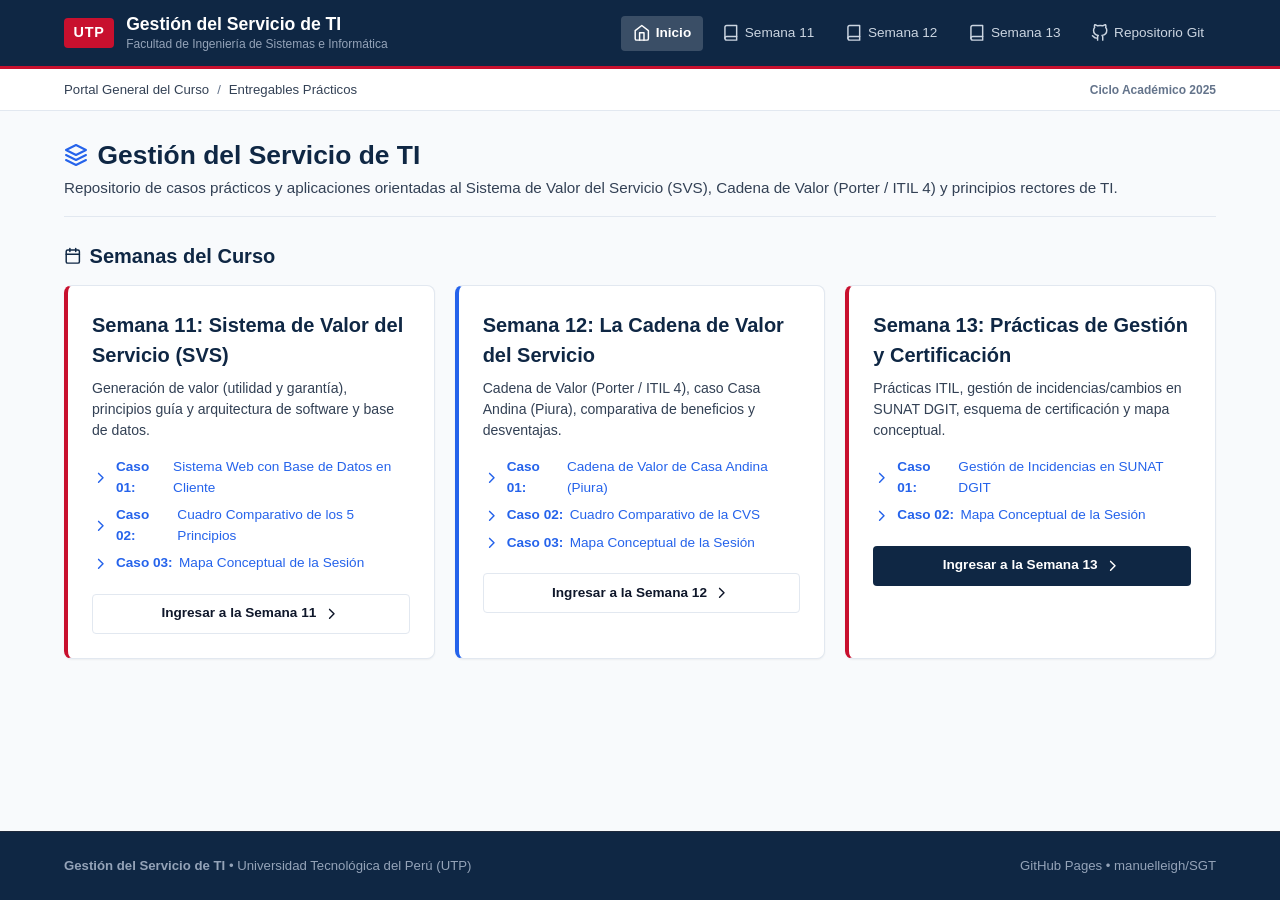
<file: index.html>
<!DOCTYPE html>
<html lang="es">
<head>
  <meta charset="UTF-8">
  <meta name="viewport" content="width=device-width, initial-scale=1.0">
  <title>Gestión del Servicio de TI | UTP</title>
  <link rel="stylesheet" href="assets/css/main.css">
</head>
<body>

  <!-- Encabezado Principal -->
  <header class="header-top">
    <div class="header-container">
      <a href="index.html" class="brand-section">
        <span class="brand-logo-text">UTP</span>
        <div>
          <div class="brand-title">Gestión del Servicio de TI</div>
          <div class="brand-subtitle">Facultad de Ingeniería de Sistemas e Informática</div>
        </div>
      </a>
      <nav class="header-nav">
        <a href="index.html" class="nav-link active">
          <svg class="icon" viewBox="0 0 24 24"><path d="m3 9 9-7 9 7v11a2 2 0 0 1-2 2H5a2 2 0 0 1-2-2z"></path><polyline points="9 22 9 12 15 12 15 22"></polyline></svg>
          Inicio
        </a>
        <a href="semana11/index.html" class="nav-link">
          <svg class="icon" viewBox="0 0 24 24"><path d="M4 19.5A2.5 2.5 0 0 1 6.5 17H20"></path><path d="M6.5 2H20v20H6.5A2.5 2.5 0 0 1 4 19.5v-15A2.5 2.5 0 0 1 6.5 2z"></path></svg>
          Semana 11
        </a>
        <a href="semana12/index.html" class="nav-link">
          <svg class="icon" viewBox="0 0 24 24"><path d="M4 19.5A2.5 2.5 0 0 1 6.5 17H20"></path><path d="M6.5 2H20v20H6.5A2.5 2.5 0 0 1 4 19.5v-15A2.5 2.5 0 0 1 6.5 2z"></path></svg>
          Semana 12
        </a>
        <a href="semana13/index.html" class="nav-link">
          <svg class="icon" viewBox="0 0 24 24"><path d="M4 19.5A2.5 2.5 0 0 1 6.5 17H20"></path><path d="M6.5 2H20v20H6.5A2.5 2.5 0 0 1 4 19.5v-15A2.5 2.5 0 0 1 6.5 2z"></path></svg>
          Semana 13
        </a>
        <a href="https://github.com/manuelleigh/SGT" target="_blank" class="nav-link">
          <svg class="icon" viewBox="0 0 24 24"><path d="M9 19c-5 1.5-5-2.5-7-3m14 6v-3.87a3.37 3.37 0 0 0-.94-2.61c3.14-.35 6.44-1.54 6.44-7A5.44 5.44 0 0 0 20 4.77 5.07 5.07 0 0 0 19.91 1S18.73.65 16 2.48a13.38 13.38 0 0 0-7 0C6.27.65 5.09 1 5.09 1A5.07 5.07 0 0 0 5 4.77a5.44 5.44 0 0 0-1.5 3.78c0 5.42 3.3 6.61 6.44 7A3.37 3.37 0 0 0 9 18.13V22"></path></svg>
          Repositorio Git
        </a>
      </nav>
    </div>
  </header>

  <!-- Barra de Ruta -->
  <div class="breadcrumb-bar">
    <div class="breadcrumb-container">
      <div class="breadcrumbs">
        <span>Portal General del Curso</span>
        <span class="breadcrumb-separator">/</span>
        <span>Entregables Prácticos</span>
      </div>
      <div class="session-indicator">Ciclo Académico 2025</div>
    </div>
  </div>

  <!-- Contenido Central -->
  <main class="main-wrapper">
    <div class="page-header">
      <h1 class="page-title">
        <svg class="icon icon-lg" style="color: var(--secondary);" viewBox="0 0 24 24"><polygon points="12 2 2 7 12 12 22 7 12 2"></polygon><polyline points="2 17 12 22 22 17"></polyline><polyline points="2 12 12 17 22 12"></polyline></svg>
        Gestión del Servicio de TI
      </h1>
      <p class="page-description">
        Repositorio de casos prácticos y aplicaciones orientadas al Sistema de Valor del Servicio (SVS), Cadena de Valor (Porter / ITIL 4) y principios rectores de TI.
      </p>
    </div>

    <!-- Módulo de Semanas Académicas -->
    <h2 class="section-heading">
      <svg class="icon" viewBox="0 0 24 24"><rect x="3" y="4" width="18" height="18" rx="2" ry="2"></rect><line x1="16" y1="2" x2="16" y2="6"></line><line x1="8" y1="2" x2="8" y2="6"></line><line x1="3" y1="10" x2="21" y2="10"></line></svg>
      Semanas del Curso
    </h2>

    <div class="grid-3">
      <!-- Semana 11 -->
      <div class="card" style="border-left: 4px solid var(--accent);">
        <h3 style="font-size: 1.25rem; font-weight: 700; color: var(--primary); margin-bottom: 0.5rem;">
          Semana 11: Sistema de Valor del Servicio (SVS)
        </h3>
        <p style="font-size: 0.88rem; color: var(--text-muted); margin-bottom: 1rem;">
          Generación de valor (utilidad y garantía), principios guía y arquitectura de software y base de datos.
        </p>

        <div style="display: flex; flex-direction: column; gap: 0.45rem; margin-bottom: 1.25rem;">
          <a href="semana11/caso01/index.html" style="font-size: 0.85rem; color: var(--secondary); text-decoration: none; display: flex; align-items: center; gap: 0.4rem;">
            <svg class="icon" viewBox="0 0 24 24"><polyline points="9 18 15 12 9 6"></polyline></svg>
            <strong>Caso 01:</strong> Sistema Web con Base de Datos en Cliente
          </a>
          <a href="semana11/caso02/index.html" style="font-size: 0.85rem; color: var(--secondary); text-decoration: none; display: flex; align-items: center; gap: 0.4rem;">
            <svg class="icon" viewBox="0 0 24 24"><polyline points="9 18 15 12 9 6"></polyline></svg>
            <strong>Caso 02:</strong> Cuadro Comparativo de los 5 Principios
          </a>
          <a href="semana11/caso03/index.html" style="font-size: 0.85rem; color: var(--secondary); text-decoration: none; display: flex; align-items: center; gap: 0.4rem;">
            <svg class="icon" viewBox="0 0 24 24"><polyline points="9 18 15 12 9 6"></polyline></svg>
            <strong>Caso 03:</strong> Mapa Conceptual de la Sesión
          </a>
        </div>

        <a href="semana11/index.html" class="btn btn-outline" style="width: 100%; justify-content: center;">
          Ingresar a la Semana 11
          <svg class="icon" viewBox="0 0 24 24"><polyline points="9 18 15 12 9 6"></polyline></svg>
        </a>
      </div>

      <!-- Semana 12 -->
      <div class="card" style="border-left: 4px solid var(--secondary);">
        <h3 style="font-size: 1.25rem; font-weight: 700; color: var(--primary); margin-bottom: 0.5rem;">
          Semana 12: La Cadena de Valor del Servicio
        </h3>
        <p style="font-size: 0.88rem; color: var(--text-muted); margin-bottom: 1rem;">
          Cadena de Valor (Porter / ITIL 4), caso Casa Andina (Piura), comparativa de beneficios y desventajas.
        </p>

        <div style="display: flex; flex-direction: column; gap: 0.45rem; margin-bottom: 1.25rem;">
          <a href="semana12/caso01/index.html" style="font-size: 0.85rem; color: var(--secondary); text-decoration: none; display: flex; align-items: center; gap: 0.4rem;">
            <svg class="icon" viewBox="0 0 24 24"><polyline points="9 18 15 12 9 6"></polyline></svg>
            <strong>Caso 01:</strong> Cadena de Valor de Casa Andina (Piura)
          </a>
          <a href="semana12/caso02/index.html" style="font-size: 0.85rem; color: var(--secondary); text-decoration: none; display: flex; align-items: center; gap: 0.4rem;">
            <svg class="icon" viewBox="0 0 24 24"><polyline points="9 18 15 12 9 6"></polyline></svg>
            <strong>Caso 02:</strong> Cuadro Comparativo de la CVS
          </a>
          <a href="semana12/caso03/index.html" style="font-size: 0.85rem; color: var(--secondary); text-decoration: none; display: flex; align-items: center; gap: 0.4rem;">
            <svg class="icon" viewBox="0 0 24 24"><polyline points="9 18 15 12 9 6"></polyline></svg>
            <strong>Caso 03:</strong> Mapa Conceptual de la Sesión
          </a>
        </div>

        <a href="semana12/index.html" class="btn btn-outline" style="width: 100%; justify-content: center;">
          Ingresar a la Semana 12
          <svg class="icon" viewBox="0 0 24 24"><polyline points="9 18 15 12 9 6"></polyline></svg>
        </a>
      </div>

      <!-- Semana 13 -->
      <div class="card" style="border-left: 4px solid var(--accent);">
        <h3 style="font-size: 1.25rem; font-weight: 700; color: var(--primary); margin-bottom: 0.5rem;">
          Semana 13: Prácticas de Gestión y Certificación
        </h3>
        <p style="font-size: 0.88rem; color: var(--text-muted); margin-bottom: 1rem;">
          Prácticas ITIL, gestión de incidencias/cambios en SUNAT DGIT, esquema de certificación y mapa conceptual.
        </p>

        <div style="display: flex; flex-direction: column; gap: 0.45rem; margin-bottom: 1.25rem;">
          <a href="semana13/caso01/index.html" style="font-size: 0.85rem; color: var(--secondary); text-decoration: none; display: flex; align-items: center; gap: 0.4rem;">
            <svg class="icon" viewBox="0 0 24 24"><polyline points="9 18 15 12 9 6"></polyline></svg>
            <strong>Caso 01:</strong> Gestión de Incidencias en SUNAT DGIT
          </a>
          <a href="semana13/caso02/index.html" style="font-size: 0.85rem; color: var(--secondary); text-decoration: none; display: flex; align-items: center; gap: 0.4rem;">
            <svg class="icon" viewBox="0 0 24 24"><polyline points="9 18 15 12 9 6"></polyline></svg>
            <strong>Caso 02:</strong> Mapa Conceptual de la Sesión
          </a>
        </div>

        <a href="semana13/index.html" class="btn btn-primary" style="width: 100%; justify-content: center;">
          Ingresar a la Semana 13
          <svg class="icon" viewBox="0 0 24 24"><polyline points="9 18 15 12 9 6"></polyline></svg>
        </a>
      </div>
    </div>
  </main>

  <!-- Pie de página -->
  <footer class="footer-main">
    <div class="footer-container">
      <div>
        <strong>Gestión del Servicio de TI</strong> &bull; Universidad Tecnológica del Perú (UTP)
      </div>
      <div class="footer-meta">
        <span>GitHub Pages &bull; manuelleigh/SGT</span>
      </div>
    </div>
  </footer>

  <script src="assets/js/main.js"></script>
</body>
</html>
</file>
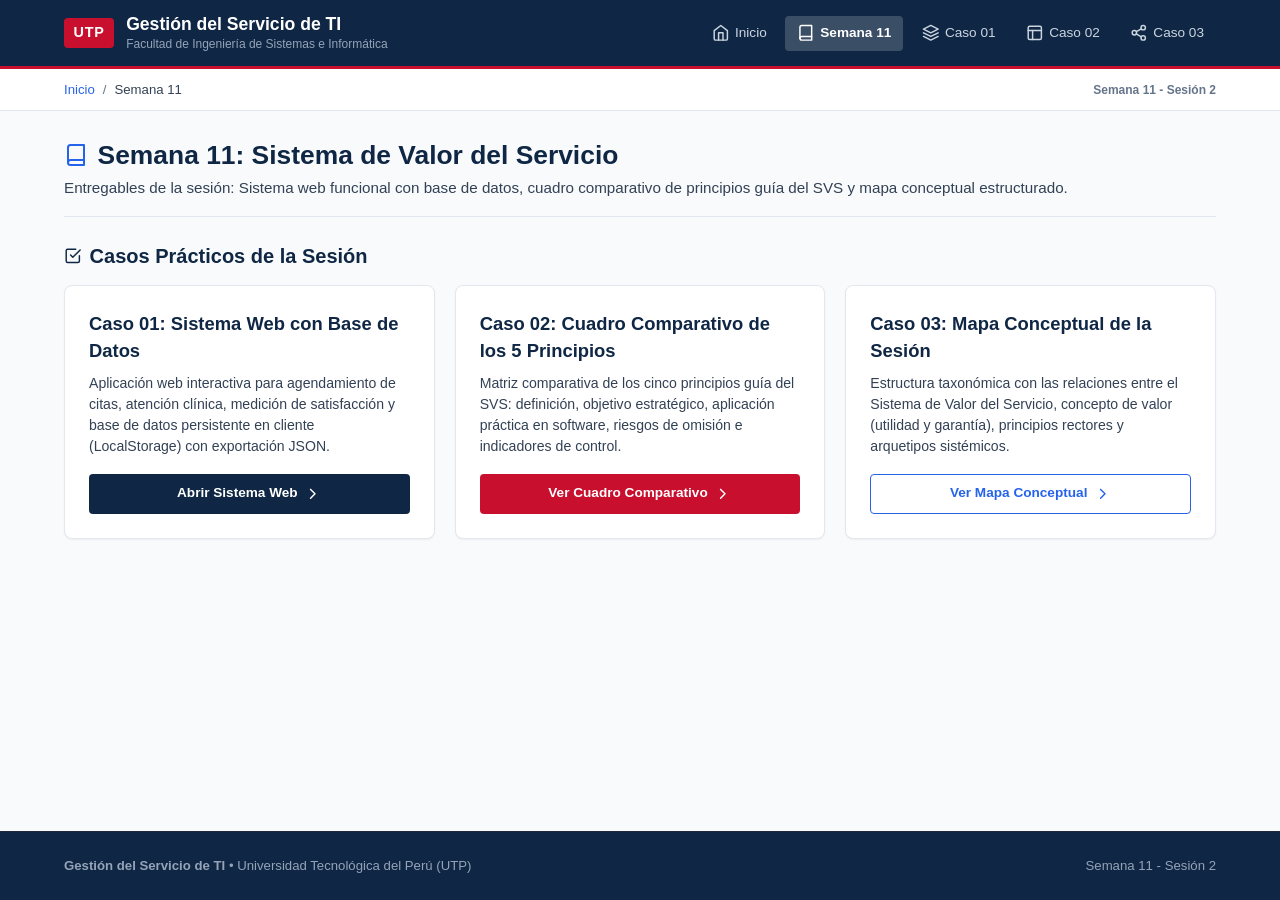
<file: semana11/index.html>
<!DOCTYPE html>
<html lang="es">
<head>
  <meta charset="UTF-8">
  <meta name="viewport" content="width=device-width, initial-scale=1.0">
  <title>Semana 11: Sistema de Valor del Servicio | Gestión del Servicio de TI</title>
  <link rel="stylesheet" href="../assets/css/main.css">
</head>
<body>

  <!-- Encabezado Principal -->
  <header class="header-top">
    <div class="header-container">
      <a href="../index.html" class="brand-section">
        <span class="brand-logo-text">UTP</span>
        <div>
          <div class="brand-title">Gestión del Servicio de TI</div>
          <div class="brand-subtitle">Facultad de Ingeniería de Sistemas e Informática</div>
        </div>
      </a>
      <nav class="header-nav">
        <a href="../index.html" class="nav-link">
          <svg class="icon" viewBox="0 0 24 24"><path d="m3 9 9-7 9 7v11a2 2 0 0 1-2 2H5a2 2 0 0 1-2-2z"></path><polyline points="9 22 9 12 15 12 15 22"></polyline></svg>
          Inicio
        </a>
        <a href="index.html" class="nav-link active">
          <svg class="icon" viewBox="0 0 24 24"><path d="M4 19.5A2.5 2.5 0 0 1 6.5 17H20"></path><path d="M6.5 2H20v20H6.5A2.5 2.5 0 0 1 4 19.5v-15A2.5 2.5 0 0 1 6.5 2z"></path></svg>
          Semana 11
        </a>
        <a href="caso01/index.html" class="nav-link">
          <svg class="icon" viewBox="0 0 24 24"><polygon points="12 2 2 7 12 12 22 7 12 2"></polygon><polyline points="2 17 12 22 22 17"></polyline><polyline points="2 12 12 17 22 12"></polyline></svg>
          Caso 01
        </a>
        <a href="caso02/index.html" class="nav-link">
          <svg class="icon" viewBox="0 0 24 24"><rect x="3" y="3" width="18" height="18" rx="2" ry="2"></rect><line x1="3" y1="9" x2="21" y2="9"></line><line x1="9" y1="21" x2="9" y2="9"></line></svg>
          Caso 02
        </a>
        <a href="caso03/index.html" class="nav-link">
          <svg class="icon" viewBox="0 0 24 24"><circle cx="18" cy="5" r="3"></circle><circle cx="6" cy="12" r="3"></circle><circle cx="18" cy="19" r="3"></circle><line x1="8.59" y1="13.51" x2="15.42" y2="17.49"></line><line x1="15.41" y1="6.51" x2="8.59" y2="10.49"></line></svg>
          Caso 03
        </a>
      </nav>
    </div>
  </header>

  <!-- Barra de Ruta -->
  <div class="breadcrumb-bar">
    <div class="breadcrumb-container">
      <div class="breadcrumbs">
        <a href="../index.html">Inicio</a>
        <span class="breadcrumb-separator">/</span>
        <span>Semana 11</span>
      </div>
      <div class="session-indicator">Semana 11 - Sesión 2</div>
    </div>
  </div>

  <!-- Contenido Central -->
  <main class="main-wrapper">
    <div class="page-header">
      <h1 class="page-title">
        <svg class="icon icon-lg" style="color: var(--secondary);" viewBox="0 0 24 24"><path d="M4 19.5A2.5 2.5 0 0 1 6.5 17H20"></path><path d="M6.5 2H20v20H6.5A2.5 2.5 0 0 1 4 19.5v-15A2.5 2.5 0 0 1 6.5 2z"></path></svg>
        Semana 11: Sistema de Valor del Servicio
      </h1>
      <p class="page-description">
        Entregables de la sesión: Sistema web funcional con base de datos, cuadro comparativo de principios guía del SVS y mapa conceptual estructurado.
      </p>
    </div>

    <!-- Actividades Prácticas Desarrolladas -->
    <h2 class="section-heading">
      <svg class="icon" viewBox="0 0 24 24"><polyline points="9 11 12 14 22 4"></polyline><path d="M21 12v7a2 2 0 0 1-2 2H5a2 2 0 0 1-2-2V5a2 2 0 0 1 2-2h11"></path></svg>
      Casos Prácticos de la Sesión
    </h2>

    <div class="grid-3" style="margin-bottom: 2rem;">
      <!-- Tarjeta Caso 01 -->
      <div class="card" style="display: flex; flex-direction: column; justify-content: space-between;">
        <div>
          <h3 style="font-size: 1.15rem; font-weight: 700; color: var(--primary); margin-bottom: 0.5rem;">
            Caso 01: Sistema Web con Base de Datos
          </h3>
          <p style="font-size: 0.88rem; color: var(--text-muted); line-height: 1.5; margin-bottom: 1rem;">
            Aplicación web interactiva para agendamiento de citas, atención clínica, medición de satisfacción y base de datos persistente en cliente (LocalStorage) con exportación JSON.
          </p>
        </div>
        <a href="caso01/index.html" class="btn btn-primary" style="justify-content: center; width: 100%;">
          Abrir Sistema Web
          <svg class="icon" viewBox="0 0 24 24"><polyline points="9 18 15 12 9 6"></polyline></svg>
        </a>
      </div>

      <!-- Tarjeta Caso 02 -->
      <div class="card" style="display: flex; flex-direction: column; justify-content: space-between;">
        <div>
          <h3 style="font-size: 1.15rem; font-weight: 700; color: var(--primary); margin-bottom: 0.5rem;">
            Caso 02: Cuadro Comparativo de los 5 Principios
          </h3>
          <p style="font-size: 0.88rem; color: var(--text-muted); line-height: 1.5; margin-bottom: 1rem;">
            Matriz comparativa de los cinco principios guía del SVS: definición, objetivo estratégico, aplicación práctica en software, riesgos de omisión e indicadores de control.
          </p>
        </div>
        <a href="caso02/index.html" class="btn btn-accent" style="justify-content: center; width: 100%;">
          Ver Cuadro Comparativo
          <svg class="icon" viewBox="0 0 24 24"><polyline points="9 18 15 12 9 6"></polyline></svg>
        </a>
      </div>

      <!-- Tarjeta Caso 03 -->
      <div class="card" style="display: flex; flex-direction: column; justify-content: space-between;">
        <div>
          <h3 style="font-size: 1.15rem; font-weight: 700; color: var(--primary); margin-bottom: 0.5rem;">
            Caso 03: Mapa Conceptual de la Sesión
          </h3>
          <p style="font-size: 0.88rem; color: var(--text-muted); line-height: 1.5; margin-bottom: 1rem;">
            Estructura taxonómica con las relaciones entre el Sistema de Valor del Servicio, concepto de valor (utilidad y garantía), principios rectores y arquetipos sistémicos.
          </p>
        </div>
        <a href="caso03/index.html" class="btn btn-outline" style="justify-content: center; width: 100%; border-color: var(--secondary); color: var(--secondary);">
          Ver Mapa Conceptual
          <svg class="icon" viewBox="0 0 24 24"><polyline points="9 18 15 12 9 6"></polyline></svg>
        </a>
      </div>
    </div>
  </main>

  <!-- Pie de página -->
  <footer class="footer-main">
    <div class="footer-container">
      <div>
        <strong>Gestión del Servicio de TI</strong> &bull; Universidad Tecnológica del Perú (UTP)
      </div>
      <div class="footer-meta">
        <span>Semana 11 - Sesión 2</span>
      </div>
    </div>
  </footer>

  <script src="../assets/js/main.js"></script>
</body>
</html>
</file>
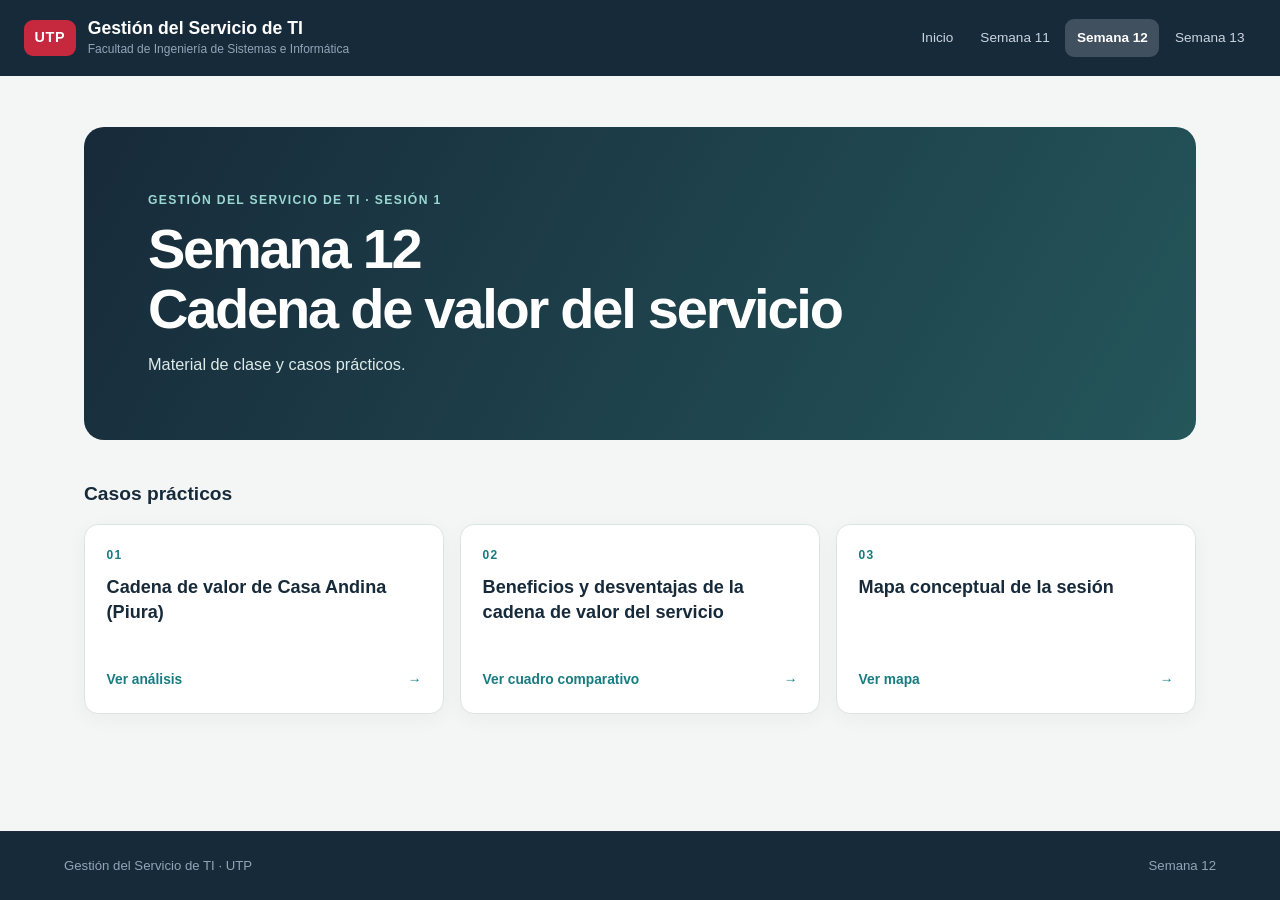
<file: semana12/index.html>
<!doctype html>
<html lang="es">
<head>
  <meta charset="utf-8">
  <meta name="viewport" content="width=device-width, initial-scale=1">
  <meta name="theme-color" content="#172a3a">
  <title>Semana 12 · Cadena de valor del servicio | Gestión del Servicio de TI</title>
  <link rel="stylesheet" href="../assets/css/main.css">
</head>
<body class="week12-page week12-home presentation-page">
  <a class="skip-link" href="#contenido">Saltar al contenido</a>
  <header class="header-top">
    <div class="header-container">
      <a class="brand-section" href="../index.html"><span class="brand-logo-text">UTP</span><span class="brand-stack"><span class="brand-title">Gestión del Servicio de TI</span><span class="brand-subtitle">Facultad de Ingeniería de Sistemas e Informática</span></span></a>
      <nav class="header-nav" aria-label="Navegación del curso">
        <a class="nav-link" href="../index.html">Inicio</a>
        <a class="nav-link" href="../semana11/index.html">Semana 11</a>
        <a class="nav-link active" aria-current="page" href="index.html">Semana 12</a>
        <a class="nav-link" href="../semana13/index.html">Semana 13</a>
      </nav>
    </div>
  </header>

  <main id="contenido" class="main-wrapper presentation-main">
    <section class="week12-hero">
      <p class="presentation-kicker">GESTIÓN DEL SERVICIO DE TI · SESIÓN 1</p>
      <h1>Semana 12<br>Cadena de valor del servicio</h1>
      <p>Material de clase y casos prácticos.</p>
    </section>

    <section class="week12-cases" aria-labelledby="cases-title">
      <h2 id="cases-title" class="presentation-section-title">Casos prácticos</h2>
      <div class="week12-case-grid">
        <a class="week12-case-link" href="caso01/index.html"><span class="week12-case-number">01</span><span class="week12-case-name">Cadena de valor de Casa Andina (Piura)</span><span class="week12-case-action">Ver análisis <span aria-hidden="true">→</span></span></a>
        <a class="week12-case-link" href="caso02/index.html"><span class="week12-case-number">02</span><span class="week12-case-name">Beneficios y desventajas de la cadena de valor del servicio</span><span class="week12-case-action">Ver cuadro comparativo <span aria-hidden="true">→</span></span></a>
        <a class="week12-case-link" href="caso03/index.html"><span class="week12-case-number">03</span><span class="week12-case-name">Mapa conceptual de la sesión</span><span class="week12-case-action">Ver mapa <span aria-hidden="true">→</span></span></a>
      </div>
    </section>
  </main>

  <footer class="footer-main"><div class="footer-container"><span>Gestión del Servicio de TI · UTP</span><span>Semana 12</span></div></footer>
</body>
</html>
</file>
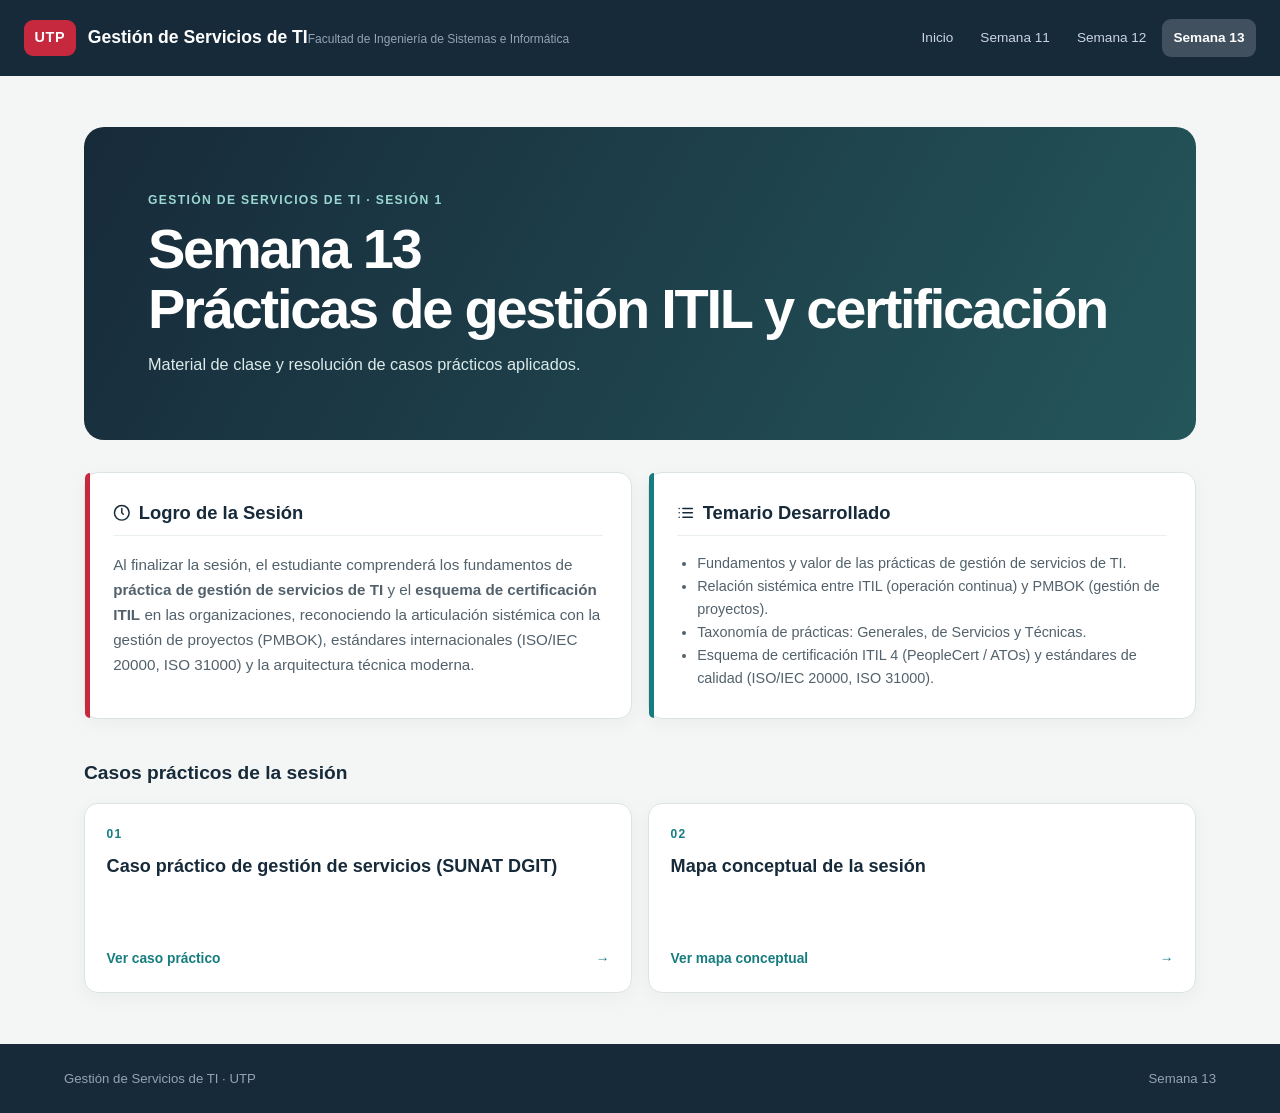
<file: semana13/index.html>
<!doctype html>
<html lang="es">
<head>
  <meta charset="utf-8">
  <meta name="viewport" content="width=device-width, initial-scale=1">
  <meta name="theme-color" content="#172a3a">
  <title>Semana 13 · Prácticas de gestión ITIL y certificación | Gestión de Servicios de TI</title>
  <link rel="stylesheet" href="../assets/css/main.css">
</head>
<body class="week13-page week13-home presentation-page">
  <a class="skip-link" href="#contenido">Saltar al contenido</a>
  <header class="header-top">
    <div class="header-container">
      <a class="brand-section" href="../index.html"><span class="brand-logo-text">UTP</span><span class="brand-stack"><span class="brand-title">Gestión de Servicios de TI</span><span class="brand-subtitle">Facultad de Ingeniería de Sistemas e Informática</span></span></a>
      <nav class="header-nav" aria-label="Navegación del curso">
        <a class="nav-link" href="../index.html">Inicio</a>
        <a class="nav-link" href="../semana11/index.html">Semana 11</a>
        <a class="nav-link" href="../semana12/index.html">Semana 12</a>
        <a class="nav-link active" aria-current="page" href="index.html">Semana 13</a>
      </nav>
    </div>
  </header>

  <main id="contenido" class="main-wrapper presentation-main">
    <section class="week13-hero">
      <p class="presentation-kicker">GESTIÓN DE SERVICIOS DE TI · SESIÓN 1</p>
      <h1>Semana 13<br>Prácticas de gestión ITIL y certificación</h1>
      <p>Material de clase y resolución de casos prácticos aplicados.</p>
    </section>

    <!-- Logro y Temario de la Sesión -->
    <div class="grid-2" style="margin-top: 2rem;">
      <div class="card" style="margin-bottom: 0;">
        <div class="card-header">
          <h2 class="card-title">
            <svg class="icon" viewBox="0 0 24 24"><circle cx="12" cy="12" r="10"></circle><polyline points="12 6 12 12 14 14"></polyline></svg>
            Logro de la Sesión
          </h2>
        </div>
        <p style="color: var(--text-muted); font-size: 0.95rem; line-height: 1.65;">
          Al finalizar la sesión, el estudiante comprenderá los fundamentos de <strong>práctica de gestión de servicios de TI</strong> y el <strong>esquema de certificación ITIL</strong> en las organizaciones, reconociendo la articulación sistémica con la gestión de proyectos (PMBOK), estándares internacionales (ISO/IEC 20000, ISO 31000) y la arquitectura técnica moderna.
        </p>
      </div>

      <div class="card" style="margin-bottom: 0;">
        <div class="card-header">
          <h2 class="card-title">
            <svg class="icon" viewBox="0 0 24 24"><line x1="8" y1="6" x2="21" y2="6"></line><line x1="8" y1="12" x2="21" y2="12"></line><line x1="8" y1="18" x2="21" y2="18"></line><line x1="3" y1="6" x2="3.01" y2="6"></line><line x1="3" y1="12" x2="3.01" y2="12"></line><line x1="3" y1="18" x2="3.01" y2="18"></line></svg>
            Temario Desarrollado
          </h2>
        </div>
        <ul style="margin-left: 1.25rem; font-size: 0.9rem; color: var(--text-muted); line-height: 1.6;">
          <li>Fundamentos y valor de las prácticas de gestión de servicios de TI.</li>
          <li>Relación sistémica entre ITIL (operación continua) y PMBOK (gestión de proyectos).</li>
          <li>Taxonomía de prácticas: Generales, de Servicios y Técnicas.</li>
          <li>Esquema de certificación ITIL 4 (PeopleCert / ATOs) y estándares de calidad (ISO/IEC 20000, ISO 31000).</li>
        </ul>
      </div>
    </div>

    <!-- Casos Prácticos de la Sesión -->
    <section class="week13-cases" aria-labelledby="cases-title">
      <h2 id="cases-title" class="presentation-section-title">Casos prácticos de la sesión</h2>
      <div class="week13-case-grid">
        <a class="week13-case-link" href="caso01/index.html">
          <span class="week13-case-number">01</span>
          <span class="week13-case-name">Caso práctico de gestión de servicios (SUNAT DGIT)</span>
          <span class="week13-case-action">Ver caso práctico <span aria-hidden="true">→</span></span>
        </a>
        <a class="week13-case-link" href="caso02/index.html">
          <span class="week13-case-number">02</span>
          <span class="week13-case-name">Mapa conceptual de la sesión</span>
          <span class="week13-case-action">Ver mapa conceptual <span aria-hidden="true">→</span></span>
        </a>
      </div>
    </section>
  </main>

  <footer class="footer-main"><div class="footer-container"><span>Gestión de Servicios de TI · UTP</span><span>Semana 13</span></div></footer>
</body>
</html>
</file>
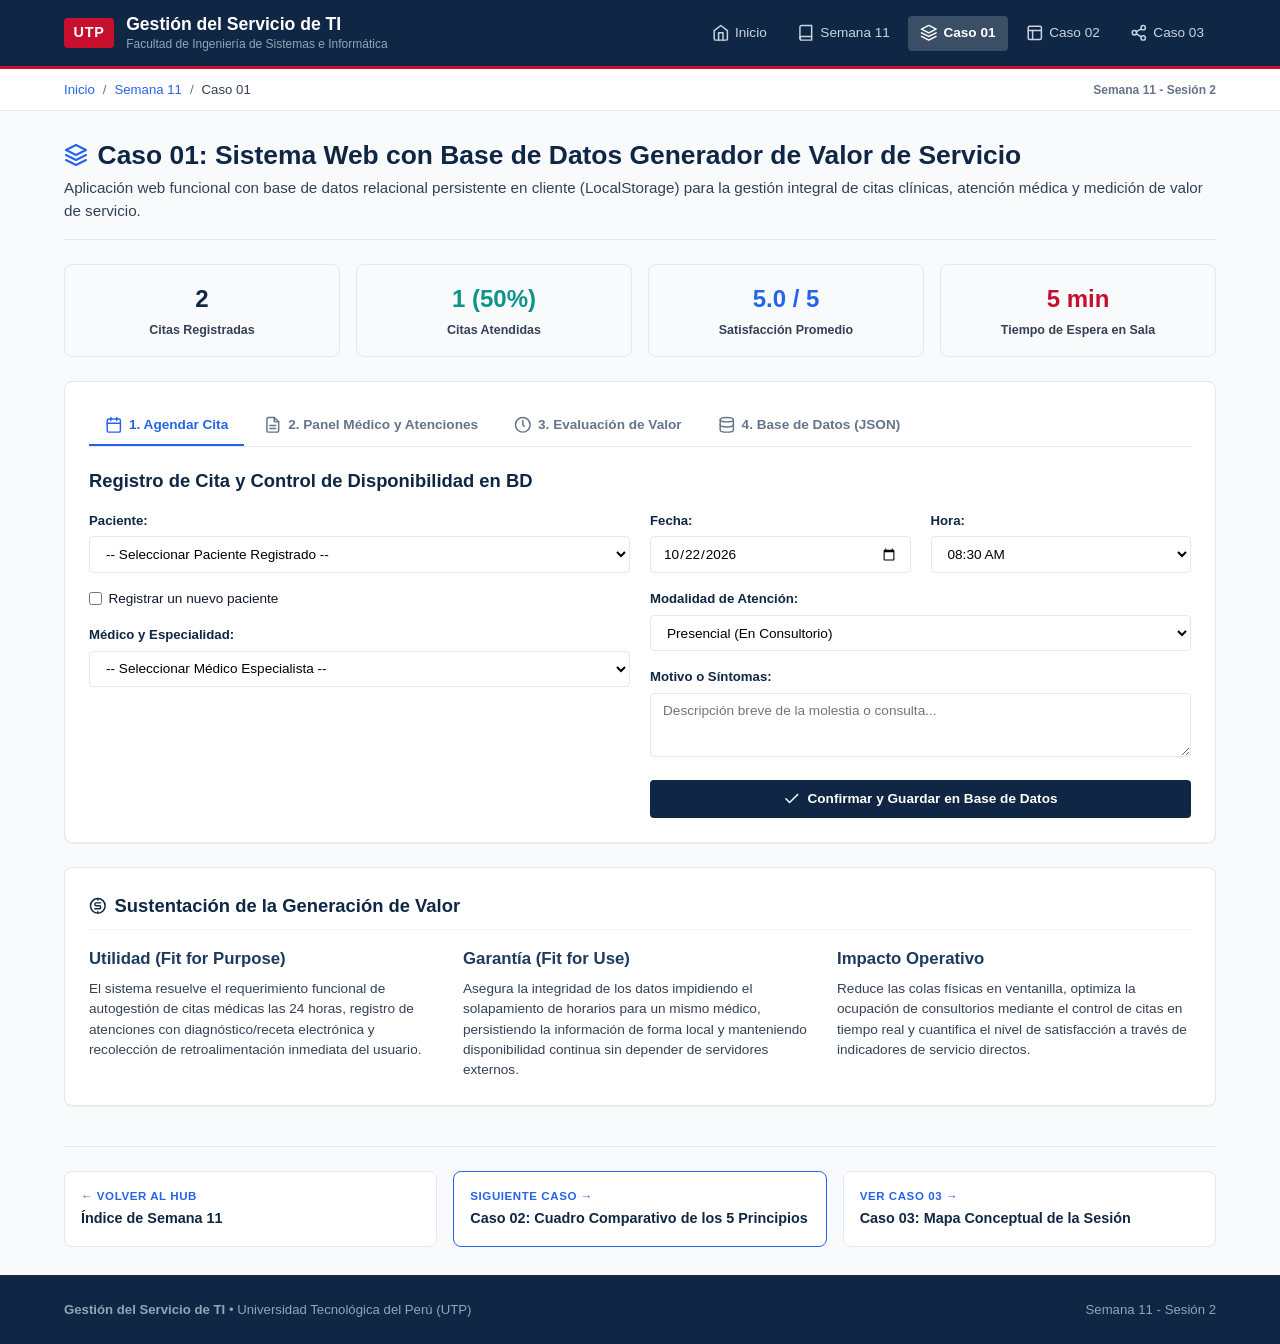
<file: semana11/caso01/index.html>
<!DOCTYPE html>
<html lang="es">
<head>
  <meta charset="UTF-8">
  <meta name="viewport" content="width=device-width, initial-scale=1.0">
  <title>Caso 01: Sistema Web con Base de Datos en Cliente | Gestión del Servicio de TI</title>
  <link rel="stylesheet" href="../../assets/css/main.css">
</head>
<body>

  <!-- Encabezado Principal -->
  <header class="header-top">
    <div class="header-container">
      <a href="../../index.html" class="brand-section">
        <span class="brand-logo-text">UTP</span>
        <div>
          <div class="brand-title">Gestión del Servicio de TI</div>
          <div class="brand-subtitle">Facultad de Ingeniería de Sistemas e Informática</div>
        </div>
      </a>
      <nav class="header-nav">
        <a href="../../index.html" class="nav-link">
          <svg class="icon" viewBox="0 0 24 24"><path d="m3 9 9-7 9 7v11a2 2 0 0 1-2 2H5a2 2 0 0 1-2-2z"></path><polyline points="9 22 9 12 15 12 15 22"></polyline></svg>
          Inicio
        </a>
        <a href="../index.html" class="nav-link">
          <svg class="icon" viewBox="0 0 24 24"><path d="M4 19.5A2.5 2.5 0 0 1 6.5 17H20"></path><path d="M6.5 2H20v20H6.5A2.5 2.5 0 0 1 4 19.5v-15A2.5 2.5 0 0 1 6.5 2z"></path></svg>
          Semana 11
        </a>
        <a href="index.html" class="nav-link active">
          <svg class="icon" viewBox="0 0 24 24"><polygon points="12 2 2 7 12 12 22 7 12 2"></polygon><polyline points="2 17 12 22 22 17"></polyline><polyline points="2 12 12 17 22 12"></polyline></svg>
          Caso 01
        </a>
        <a href="../caso02/index.html" class="nav-link">
          <svg class="icon" viewBox="0 0 24 24"><rect x="3" y="3" width="18" height="18" rx="2" ry="2"></rect><line x1="3" y1="9" x2="21" y2="9"></line><line x1="9" y1="21" x2="9" y2="9"></line></svg>
          Caso 02
        </a>
        <a href="../caso03/index.html" class="nav-link">
          <svg class="icon" viewBox="0 0 24 24"><circle cx="18" cy="5" r="3"></circle><circle cx="6" cy="12" r="3"></circle><circle cx="18" cy="19" r="3"></circle><line x1="8.59" y1="13.51" x2="15.42" y2="17.49"></line><line x1="15.41" y1="6.51" x2="8.59" y2="10.49"></line></svg>
          Caso 03
        </a>
      </nav>
    </div>
  </header>

  <!-- Barra de Ruta -->
  <div class="breadcrumb-bar">
    <div class="breadcrumb-container">
      <div class="breadcrumbs">
        <a href="../../index.html">Inicio</a>
        <span class="breadcrumb-separator">/</span>
        <a href="../index.html">Semana 11</a>
        <span class="breadcrumb-separator">/</span>
        <span>Caso 01</span>
      </div>
      <div class="session-indicator">Semana 11 - Sesión 2</div>
    </div>
  </div>

  <!-- Contenido Central -->
  <main class="main-wrapper">
    <div class="page-header">
      <h1 class="page-title">
        <svg class="icon icon-lg" style="color: var(--secondary);" viewBox="0 0 24 24"><polygon points="12 2 2 7 12 12 22 7 12 2"></polygon><polyline points="2 17 12 22 22 17"></polyline><polyline points="2 12 12 17 22 12"></polyline></svg>
        Caso 01: Sistema Web con Base de Datos Generador de Valor de Servicio
      </h1>
      <p class="page-description">
        Aplicación web funcional con base de datos relacional persistente en cliente (LocalStorage) para la gestión integral de citas clínicas, atención médica y medición de valor de servicio.
      </p>
    </div>

    <!-- Métricas en Vivo de Generación de Valor -->
    <div class="grid-4" style="margin-bottom: 1.5rem;">
      <div class="stat-box">
        <div class="stat-value" id="metric-total">0</div>
        <div class="stat-label">Citas Registradas</div>
      </div>
      <div class="stat-box">
        <div class="stat-value" id="metric-atendidas" style="color: var(--success);">0</div>
        <div class="stat-label">Citas Atendidas</div>
      </div>
      <div class="stat-box">
        <div class="stat-value" id="metric-csat" style="color: var(--secondary);">0</div>
        <div class="stat-label">Satisfacción Promedio</div>
      </div>
      <div class="stat-box">
        <div class="stat-value" id="metric-espera" style="color: var(--accent);">0</div>
        <div class="stat-label">Tiempo de Espera en Sala</div>
      </div>
    </div>

    <!-- Contenedor del Sistema Web -->
    <div class="card">
      <div class="tab-nav">
        <button class="tab-btn active" data-tab="tab-agendar">
          <svg class="icon" viewBox="0 0 24 24"><rect x="3" y="4" width="18" height="18" rx="2" ry="2"></rect><line x1="16" y1="2" x2="16" y2="6"></line><line x1="8" y1="2" x2="8" y2="6"></line><line x1="3" y1="10" x2="21" y2="10"></line></svg>
          1. Agendar Cita
        </button>
        <button class="tab-btn" data-tab="tab-atencion">
          <svg class="icon" viewBox="0 0 24 24"><path d="M14 2H6a2 2 0 0 0-2 2v16a2 2 0 0 0 2 2h12a2 2 0 0 0 2-2V8z"></path><polyline points="14 2 14 8 20 8"></polyline><line x1="16" y1="13" x2="8" y2="13"></line><line x1="16" y1="17" x2="8" y2="17"></line></svg>
          2. Panel Médico y Atenciones
        </button>
        <button class="tab-btn" data-tab="tab-evaluacion">
          <svg class="icon" viewBox="0 0 24 24"><circle cx="12" cy="12" r="10"></circle><polyline points="12 6 12 12 14 14"></polyline></svg>
          3. Evaluación de Valor
        </button>
        <button class="tab-btn" data-tab="tab-database">
          <svg class="icon" viewBox="0 0 24 24"><ellipse cx="12" cy="5" rx="9" ry="3"></ellipse><path d="M21 12c0 1.66-4 3-9 3s-9-1.34-9-3"></path><path d="M3 5v14c0 1.66 4 3 9 3s9-1.34 9-3V5"></path></svg>
          4. Base de Datos (JSON)
        </button>
      </div>

      <!-- Pestaña 1: Agendar Cita -->
      <div id="tab-agendar" class="tab-content active">
        <h2 class="card-title" style="margin-bottom: 1rem;">
          Registro de Cita y Control de Disponibilidad en BD
        </h2>
        <form id="form-nueva-cita">
          <div class="grid-2">
            <div>
              <div class="form-group">
                <label class="form-label" for="select-paciente">Paciente:</label>
                <select id="select-paciente" class="form-control" required></select>
              </div>

              <div class="form-group">
                <label style="font-size: 0.85rem; display: flex; align-items: center; gap: 0.4rem; cursor: pointer;">
                  <input type="checkbox" id="chk-nuevo-paciente">
                  Registrar un nuevo paciente
                </label>
              </div>

              <div id="box-nuevo-paciente" style="display: none; background: var(--background); padding: 0.85rem; border-radius: var(--radius-sm); border: 1px solid var(--border); margin-bottom: 1rem;">
                <div class="form-group">
                  <label class="form-label">DNI del Paciente:</label>
                  <input type="text" id="nuevo-dni" class="form-control" placeholder="8 dígitos">
                </div>
                <div class="form-group">
                  <label class="form-label">Nombres y Apellidos:</label>
                  <input type="text" id="nuevo-nombres" class="form-control" placeholder="Nombre completo">
                </div>
                <div class="form-group" style="margin-bottom: 0;">
                  <label class="form-label">Teléfono Móvil:</label>
                  <input type="text" id="nuevo-telefono" class="form-control" placeholder="9 dígitos">
                </div>
              </div>

              <div class="form-group">
                <label class="form-label" for="select-medico">Médico y Especialidad:</label>
                <select id="select-medico" class="form-control" required></select>
              </div>
            </div>

            <div>
              <div class="grid-2">
                <div class="form-group">
                  <label class="form-label" for="txt-fecha">Fecha:</label>
                  <input type="date" id="txt-fecha" class="form-control" value="2026-10-22" required>
                </div>
                <div class="form-group">
                  <label class="form-label" for="txt-hora">Hora:</label>
                  <select id="txt-hora" class="form-control" required>
                    <option value="08:30">08:30 AM</option>
                    <option value="09:00">09:00 AM</option>
                    <option value="09:30">09:30 AM</option>
                    <option value="10:00">10:00 AM</option>
                    <option value="10:30">10:30 AM</option>
                    <option value="11:00">11:00 AM</option>
                    <option value="11:30">11:30 AM</option>
                    <option value="14:00">02:00 PM</option>
                    <option value="14:30">02:30 PM</option>
                    <option value="15:00">03:00 PM</option>
                  </select>
                </div>
              </div>

              <div class="form-group">
                <label class="form-label" for="select-modalidad">Modalidad de Atención:</label>
                <select id="select-modalidad" class="form-control">
                  <option value="Presencial">Presencial (En Consultorio)</option>
                  <option value="Teleconsulta">Teleconsulta Web</option>
                </select>
              </div>

              <div class="form-group">
                <label class="form-label" for="txt-motivo">Motivo o Síntomas:</label>
                <textarea id="txt-motivo" class="form-control" rows="3" placeholder="Descripción breve de la molestia o consulta..."></textarea>
              </div>

              <button type="submit" class="btn btn-primary" style="width: 100%; justify-content: center;">
                <svg class="icon" viewBox="0 0 24 24"><polyline points="20 6 9 17 4 12"></polyline></svg>
                Confirmar y Guardar en Base de Datos
              </button>
            </div>
          </div>
        </form>
      </div>

      <!-- Pestaña 2: Panel Médico -->
      <div id="tab-atencion" class="tab-content">
        <h2 class="card-title" style="margin-bottom: 1rem;">
          Registro y Seguimiento de Citas en Base de Datos
        </h2>
        <div class="table-responsive">
          <table class="table-custom">
            <thead>
              <tr>
                <th>ID</th>
                <th>Paciente</th>
                <th>Médico</th>
                <th>Horario</th>
                <th>Motivo</th>
                <th>Estado</th>
                <th>Acción</th>
              </tr>
            </thead>
            <tbody id="citas-table-body"></tbody>
          </table>
        </div>
      </div>

      <!-- Pestaña 3: Evaluación de Valor -->
      <div id="tab-evaluacion" class="tab-content">
        <h2 class="card-title" style="margin-bottom: 1rem;">
          Medición de Valor del Servicio (Encuesta Post-Atención)
        </h2>
        <div class="grid-2">
          <div>
            <form id="form-evaluacion">
              <div class="form-group">
                <label class="form-label" for="select-cita-eval">Seleccionar Cita Atendida:</label>
                <select id="select-cita-eval" class="form-control" required></select>
              </div>

              <div class="form-group">
                <label class="form-label" for="select-calificacion">Calificación General del Servicio (1 al 5):</label>
                <select id="select-calificacion" class="form-control" required>
                  <option value="5">5 - Excelente servicio y puntualidad</option>
                  <option value="4">4 - Bueno, atención adecuada</option>
                  <option value="3">3 - Regular</option>
                  <option value="2">2 - Deficiente</option>
                  <option value="1">1 - Muy insatisfecho</option>
                </select>
              </div>

              <div class="form-group">
                <label class="form-label" for="txt-espera-min">Tiempo Real de Espera en Sala (Minutos):</label>
                <input type="number" id="txt-espera-min" class="form-control" value="10" min="0" max="180" required>
              </div>

              <div class="form-group">
                <label class="form-label" for="select-recomienda">¿Recomendaría el servicio a otros usuarios?:</label>
                <select id="select-recomienda" class="form-control">
                  <option value="true">Sí, definitivamente</option>
                  <option value="false">No</option>
                </select>
              </div>

              <div class="form-group">
                <label class="form-label" for="txt-comentario-eval">Comentarios u observaciones:</label>
                <textarea id="txt-comentario-eval" class="form-control" rows="2" placeholder="Opinión del paciente..."></textarea>
              </div>

              <button type="submit" class="btn btn-accent" style="width: 100%; justify-content: center;">
                Registrar Evaluación de Valor
              </button>
            </form>
          </div>

          <div>
            <h3 class="sub-heading" style="margin-top: 0;">Historial de Evaluaciones Emitidas</h3>
            <div id="evaluaciones-list" style="max-height: 420px; overflow-y: auto;"></div>
          </div>
        </div>
      </div>

      <!-- Pestaña 4: Base de Datos JSON -->
      <div id="tab-database" class="tab-content">
        <div style="display: flex; justify-content: space-between; align-items: center; margin-bottom: 0.75rem; flex-wrap: wrap; gap: 0.5rem;">
          <h2 class="card-title" style="margin-bottom: 0;">
            Estado de las Tablas en la Base de Datos
          </h2>
          <div style="display: flex; gap: 0.5rem;">
            <button class="btn btn-outline btn-sm" onclick="exportDatabaseJson()">
              <svg class="icon" viewBox="0 0 24 24"><path d="M21 15v4a2 2 0 0 1-2 2H5a2 2 0 0 1-2-2v-4"></path><polyline points="7 10 12 15 17 10"></polyline><line x1="12" y1="15" x2="12" y2="3"></line></svg>
              Exportar JSON
            </button>
            <button class="btn btn-outline btn-sm" onclick="resetDatabase()">
              <svg class="icon" viewBox="0 0 24 24"><polyline points="1 4 1 10 7 10"></polyline><path d="M3.51 15a9 9 0 1 0 2.13-9.36L1 10"></path></svg>
              Cargar Datos de Prueba
            </button>
          </div>
        </div>
        <pre class="code-block" id="db-json-view" style="max-height: 400px;"></pre>
      </div>
    </div>

    <!-- Justificación Técnica del Valor de Servicio Generado -->
    <section class="card">
      <div class="card-header">
        <h2 class="card-title">
          <svg class="icon" viewBox="0 0 24 24"><circle cx="12" cy="12" r="10"></circle><path d="M16 8h-6a2 2 0 1 0 0 4h4a2 2 0 1 1 0 4H8"></path><line x1="12" y1="2" x2="12" y2="4"></line><line x1="12" y1="20" x2="12" y2="22"></line></svg>
          Sustentación de la Generación de Valor
        </h2>
      </div>

      <div class="grid-3">
        <div>
          <h3 class="sub-heading" style="margin-top: 0;">Utilidad (Fit for Purpose)</h3>
          <p style="font-size: 0.85rem; color: var(--text-muted); line-height: 1.5;">
            El sistema resuelve el requerimiento funcional de autogestión de citas médicas las 24 horas, registro de atenciones con diagnóstico/receta electrónica y recolección de retroalimentación inmediata del usuario.
          </p>
        </div>

        <div>
          <h3 class="sub-heading" style="margin-top: 0;">Garantía (Fit for Use)</h3>
          <p style="font-size: 0.85rem; color: var(--text-muted); line-height: 1.5;">
            Asegura la integridad de los datos impidiendo el solapamiento de horarios para un mismo médico, persistiendo la información de forma local y manteniendo disponibilidad continua sin depender de servidores externos.
          </p>
        </div>

        <div>
          <h3 class="sub-heading" style="margin-top: 0;">Impacto Operativo</h3>
          <p style="font-size: 0.85rem; color: var(--text-muted); line-height: 1.5;">
            Reduce las colas físicas en ventanilla, optimiza la ocupación de consultorios mediante el control de citas en tiempo real y cuantifica el nivel de satisfacción a través de indicadores de servicio directos.
          </p>
        </div>
      </div>
    </section>

    <!-- Modal para Atender Cita -->
    <div id="modal-atencion" style="display: none; position: fixed; top: 0; left: 0; width: 100%; height: 100%; background: rgba(0,0,0,0.6); align-items: center; justify-content: center; z-index: 1000; padding: 1rem;">
      <div style="background: #ffffff; border-radius: var(--radius); width: 100%; max-width: 560px; padding: 1.5rem; box-shadow: var(--shadow);">
        <h3 style="margin-bottom: 0.5rem; color: var(--primary);">Registrar Atención Médica</h3>
        <p style="font-size: 0.825rem; color: var(--text-subtle); margin-bottom: 1rem;">
          Paciente: <strong id="atencion-info-paciente"></strong> | Médico: <strong id="atencion-info-medico"></strong><br>
          Motivo: <span id="atencion-info-motivo"></span>
        </p>

        <form id="form-atencion-medica">
          <input type="hidden" id="atencion-id-cita">

          <div class="form-group">
            <label class="form-label" for="atencion-diagnostico">Diagnóstico Clínico (CIE-10 o Detalle):</label>
            <input type="text" id="atencion-diagnostico" class="form-control" placeholder="Ej. J00 - Rinofaringitis aguda" required>
          </div>

          <div class="form-group">
            <label class="form-label" for="atencion-tratamiento">Tratamiento e Indicaciones:</label>
            <textarea id="atencion-tratamiento" class="form-control" rows="2" placeholder="Indicaciones médicas..." required></textarea>
          </div>

          <div class="form-group">
            <label class="form-label" for="atencion-receta">Receta Médica Digital:</label>
            <input type="text" id="atencion-receta" class="form-control" placeholder="Medicamentos y dosis">
          </div>

          <div style="display: flex; justify-content: flex-end; gap: 0.5rem; margin-top: 1.25rem;">
            <button type="button" class="btn btn-outline" onclick="closeModalAtencion()">Cancelar</button>
            <button type="submit" class="btn btn-success">Guardar Atención en BD</button>
          </div>
        </form>
      </div>
    </div>

    <!-- Navegación entre casos -->
    <div class="case-nav-footer">
      <a href="../index.html" class="case-nav-card">
        <div class="case-nav-label">&larr; Volver al Hub</div>
        <div class="case-nav-title">Índice de Semana 11</div>
      </a>
      <a href="../caso02/index.html" class="case-nav-card" style="border-color: var(--secondary);">
        <div class="case-nav-label">Siguiente Caso &rarr;</div>
        <div class="case-nav-title">Caso 02: Cuadro Comparativo de los 5 Principios</div>
      </a>
      <a href="../caso03/index.html" class="case-nav-card">
        <div class="case-nav-label">Ver Caso 03 &rarr;</div>
        <div class="case-nav-title">Caso 03: Mapa Conceptual de la Sesión</div>
      </a>
    </div>
  </main>

  <!-- Pie de página -->
  <footer class="footer-main">
    <div class="footer-container">
      <div>
        <strong>Gestión del Servicio de TI</strong> &bull; Universidad Tecnológica del Perú (UTP)
      </div>
      <div class="footer-meta">
        <span>Semana 11 - Sesión 2</span>
      </div>
    </div>
  </footer>

  <script src="../../assets/js/main.js"></script>
  <script src="app.js"></script>
</body>
</html>
</file>
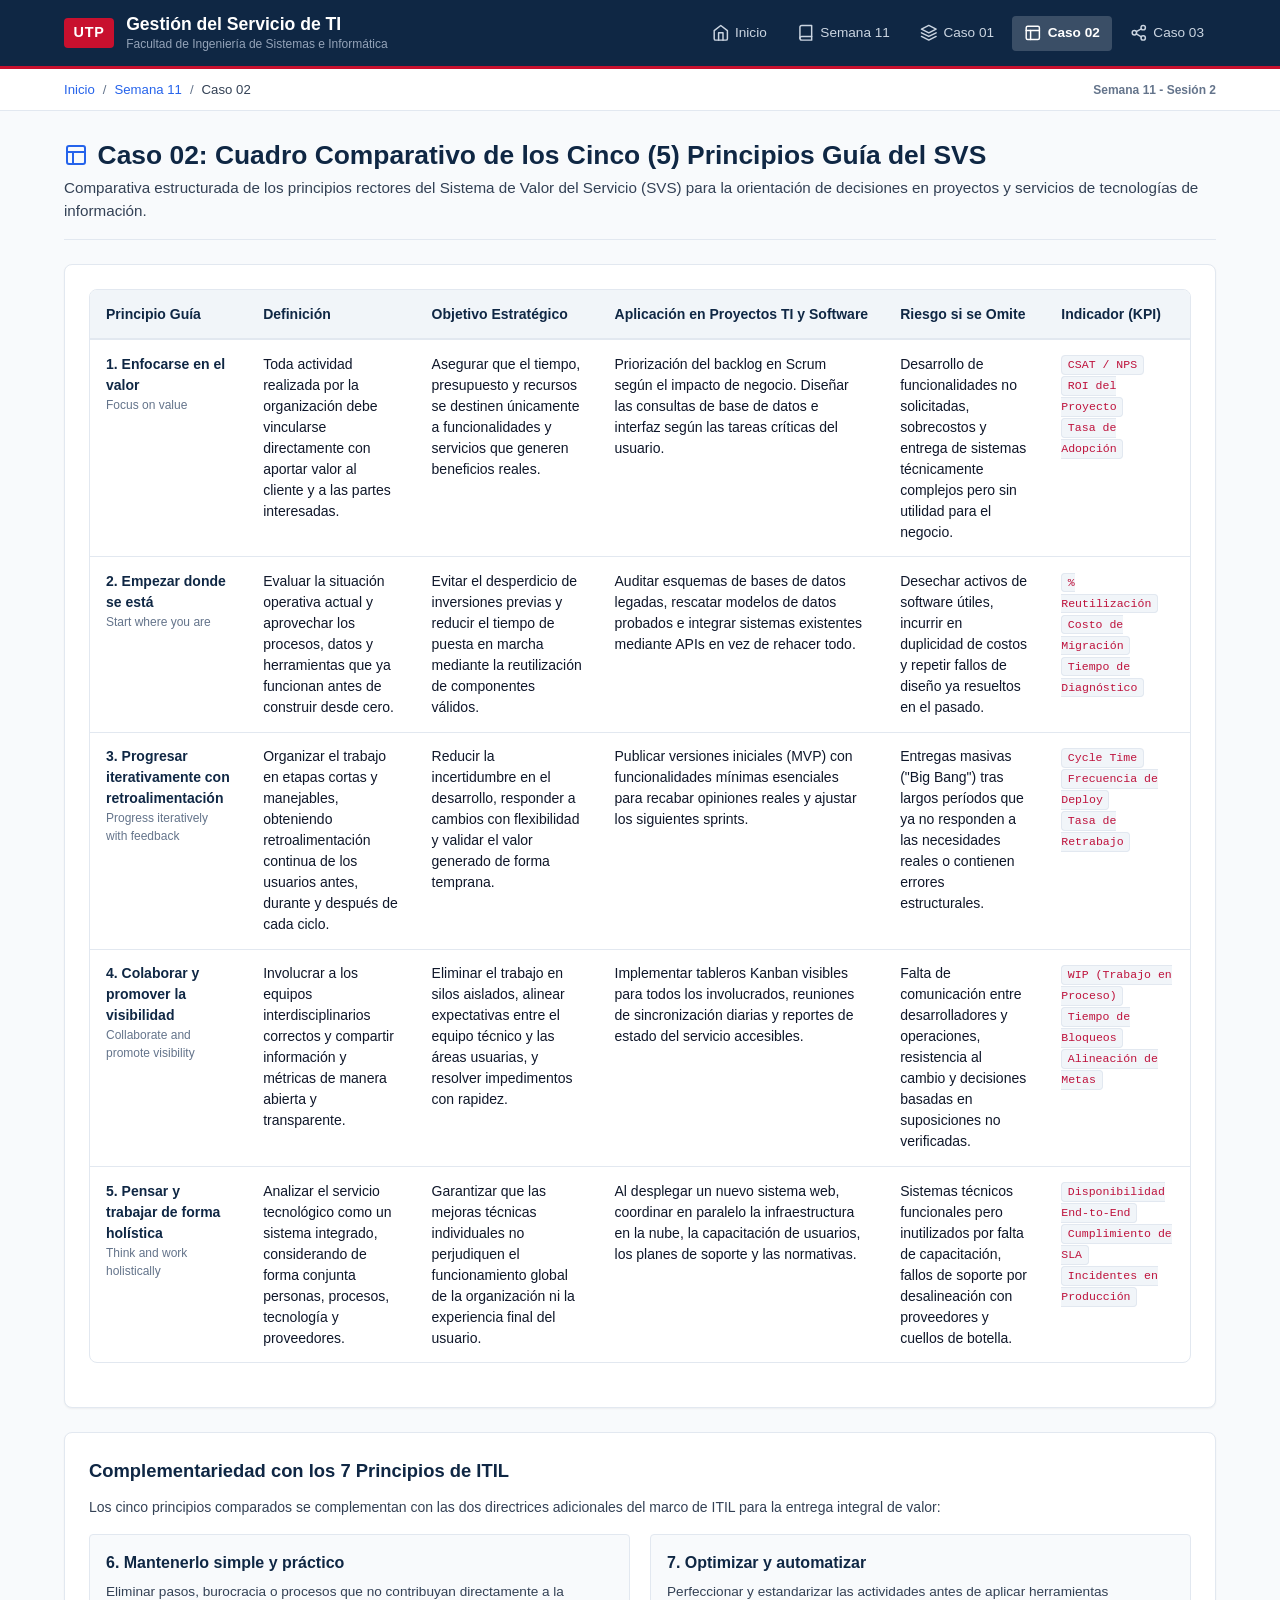
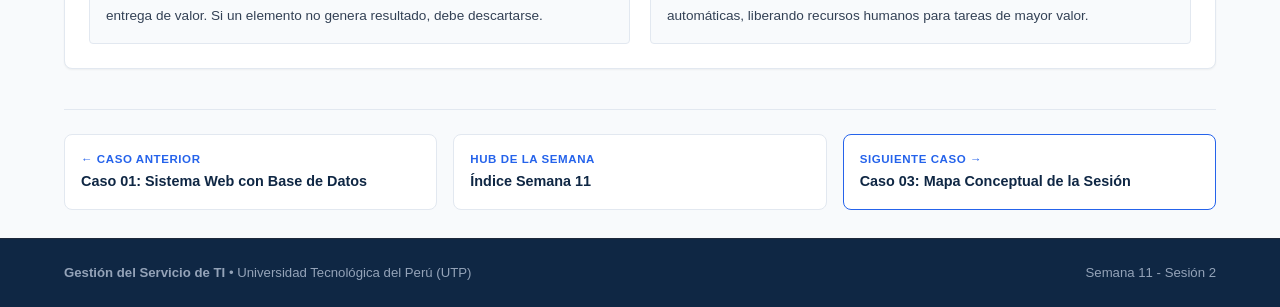
<file: semana11/caso02/index.html>
<!DOCTYPE html>
<html lang="es">
<head>
  <meta charset="UTF-8">
  <meta name="viewport" content="width=device-width, initial-scale=1.0">
  <title>Caso 02: Cuadro Comparativo de los Cinco Principios Guía del SVS | Gestión del Servicio de TI</title>
  <link rel="stylesheet" href="../../assets/css/main.css">
</head>
<body>

  <!-- Encabezado Principal -->
  <header class="header-top">
    <div class="header-container">
      <a href="../../index.html" class="brand-section">
        <span class="brand-logo-text">UTP</span>
        <div>
          <div class="brand-title">Gestión del Servicio de TI</div>
          <div class="brand-subtitle">Facultad de Ingeniería de Sistemas e Informática</div>
        </div>
      </a>
      <nav class="header-nav">
        <a href="../../index.html" class="nav-link">
          <svg class="icon" viewBox="0 0 24 24"><path d="m3 9 9-7 9 7v11a2 2 0 0 1-2 2H5a2 2 0 0 1-2-2z"></path><polyline points="9 22 9 12 15 12 15 22"></polyline></svg>
          Inicio
        </a>
        <a href="../index.html" class="nav-link">
          <svg class="icon" viewBox="0 0 24 24"><path d="M4 19.5A2.5 2.5 0 0 1 6.5 17H20"></path><path d="M6.5 2H20v20H6.5A2.5 2.5 0 0 1 4 19.5v-15A2.5 2.5 0 0 1 6.5 2z"></path></svg>
          Semana 11
        </a>
        <a href="../caso01/index.html" class="nav-link">
          <svg class="icon" viewBox="0 0 24 24"><polygon points="12 2 2 7 12 12 22 7 12 2"></polygon><polyline points="2 17 12 22 22 17"></polyline><polyline points="2 12 12 17 22 12"></polyline></svg>
          Caso 01
        </a>
        <a href="index.html" class="nav-link active">
          <svg class="icon" viewBox="0 0 24 24"><rect x="3" y="3" width="18" height="18" rx="2" ry="2"></rect><line x1="3" y1="9" x2="21" y2="9"></line><line x1="9" y1="21" x2="9" y2="9"></line></svg>
          Caso 02
        </a>
        <a href="../caso03/index.html" class="nav-link">
          <svg class="icon" viewBox="0 0 24 24"><circle cx="18" cy="5" r="3"></circle><circle cx="6" cy="12" r="3"></circle><circle cx="18" cy="19" r="3"></circle><line x1="8.59" y1="13.51" x2="15.42" y2="17.49"></line><line x1="15.41" y1="6.51" x2="8.59" y2="10.49"></line></svg>
          Caso 03
        </a>
      </nav>
    </div>
  </header>

  <!-- Barra de Ruta -->
  <div class="breadcrumb-bar">
    <div class="breadcrumb-container">
      <div class="breadcrumbs">
        <a href="../../index.html">Inicio</a>
        <span class="breadcrumb-separator">/</span>
        <a href="../index.html">Semana 11</a>
        <span class="breadcrumb-separator">/</span>
        <span>Caso 02</span>
      </div>
      <div class="session-indicator">Semana 11 - Sesión 2</div>
    </div>
  </div>

  <!-- Contenido Central -->
  <main class="main-wrapper">
    <div class="page-header">
      <h1 class="page-title">
        <svg class="icon icon-lg" style="color: var(--secondary);" viewBox="0 0 24 24"><rect x="3" y="3" width="18" height="18" rx="2" ry="2"></rect><line x1="3" y1="9" x2="21" y2="9"></line><line x1="9" y1="21" x2="9" y2="9"></line></svg>
        Caso 02: Cuadro Comparativo de los Cinco (5) Principios Guía del SVS
      </h1>
      <p class="page-description">
        Comparativa estructurada de los principios rectores del Sistema de Valor del Servicio (SVS) para la orientación de decisiones en proyectos y servicios de tecnologías de información.
      </p>
    </div>

    <!-- Cuadro Comparativo -->
    <div class="card">
      <div class="table-responsive">
        <table class="table-custom">
          <thead>
            <tr>
              <th style="width: 15%;">Principio Guía</th>
              <th style="width: 18%;">Definición</th>
              <th style="width: 18%;">Objetivo Estratégico</th>
              <th style="width: 20%;">Aplicación en Proyectos TI y Software</th>
              <th style="width: 15%;">Riesgo si se Omite</th>
              <th style="width: 14%;">Indicador (KPI)</th>
            </tr>
          </thead>
          <tbody>
            <tr>
              <td>
                <strong style="color: var(--primary);">1. Enfocarse en el valor</strong>
                <div style="font-size: 0.75rem; color: var(--text-subtle);">Focus on value</div>
              </td>
              <td>
                Toda actividad realizada por la organización debe vincularse directamente con aportar valor al cliente y a las partes interesadas.
              </td>
              <td>
                Asegurar que el tiempo, presupuesto y recursos se destinen únicamente a funcionalidades y servicios que generen beneficios reales.
              </td>
              <td>
                Priorización del backlog en Scrum según el impacto de negocio. Diseñar las consultas de base de datos e interfaz según las tareas críticas del usuario.
              </td>
              <td>
                Desarrollo de funcionalidades no solicitadas, sobrecostos y entrega de sistemas técnicamente complejos pero sin utilidad para el negocio.
              </td>
              <td>
                <code class="inline-code">CSAT / NPS</code><br>
                <code class="inline-code">ROI del Proyecto</code><br>
                <code class="inline-code">Tasa de Adopción</code>
              </td>
            </tr>

            <tr>
              <td>
                <strong style="color: var(--primary);">2. Empezar donde se está</strong>
                <div style="font-size: 0.75rem; color: var(--text-subtle);">Start where you are</div>
              </td>
              <td>
                Evaluar la situación operativa actual y aprovechar los procesos, datos y herramientas que ya funcionan antes de construir desde cero.
              </td>
              <td>
                Evitar el desperdicio de inversiones previas y reducir el tiempo de puesta en marcha mediante la reutilización de componentes válidos.
              </td>
              <td>
                Auditar esquemas de bases de datos legadas, rescatar modelos de datos probados e integrar sistemas existentes mediante APIs en vez de rehacer todo.
              </td>
              <td>
                Desechar activos de software útiles, incurrir en duplicidad de costos y repetir fallos de diseño ya resueltos en el pasado.
              </td>
              <td>
                <code class="inline-code">% Reutilización</code><br>
                <code class="inline-code">Costo de Migración</code><br>
                <code class="inline-code">Tiempo de Diagnóstico</code>
              </td>
            </tr>

            <tr>
              <td>
                <strong style="color: var(--primary);">3. Progresar iterativamente con retroalimentación</strong>
                <div style="font-size: 0.75rem; color: var(--text-subtle);">Progress iteratively with feedback</div>
              </td>
              <td>
                Organizar el trabajo en etapas cortas y manejables, obteniendo retroalimentación continua de los usuarios antes, durante y después de cada ciclo.
              </td>
              <td>
                Reducir la incertidumbre en el desarrollo, responder a cambios con flexibilidad y validar el valor generado de forma temprana.
              </td>
              <td>
                Publicar versiones iniciales (MVP) con funcionalidades mínimas esenciales para recabar opiniones reales y ajustar los siguientes sprints.
              </td>
              <td>
                Entregas masivas ("Big Bang") tras largos períodos que ya no responden a las necesidades reales o contienen errores estructurales.
              </td>
              <td>
                <code class="inline-code">Cycle Time</code><br>
                <code class="inline-code">Frecuencia de Deploy</code><br>
                <code class="inline-code">Tasa de Retrabajo</code>
              </td>
            </tr>

            <tr>
              <td>
                <strong style="color: var(--primary);">4. Colaborar y promover la visibilidad</strong>
                <div style="font-size: 0.75rem; color: var(--text-subtle);">Collaborate and promote visibility</div>
              </td>
              <td>
                Involucrar a los equipos interdisciplinarios correctos y compartir información y métricas de manera abierta y transparente.
              </td>
              <td>
                Eliminar el trabajo en silos aislados, alinear expectativas entre el equipo técnico y las áreas usuarias, y resolver impedimentos con rapidez.
              </td>
              <td>
                Implementar tableros Kanban visibles para todos los involucrados, reuniones de sincronización diarias y reportes de estado del servicio accesibles.
              </td>
              <td>
                Falta de comunicación entre desarrolladores y operaciones, resistencia al cambio y decisiones basadas en suposiciones no verificadas.
              </td>
              <td>
                <code class="inline-code">WIP (Trabajo en Proceso)</code><br>
                <code class="inline-code">Tiempo de Bloqueos</code><br>
                <code class="inline-code">Alineación de Metas</code>
              </td>
            </tr>

            <tr>
              <td>
                <strong style="color: var(--primary);">5. Pensar y trabajar de forma holística</strong>
                <div style="font-size: 0.75rem; color: var(--text-subtle);">Think and work holistically</div>
              </td>
              <td>
                Analizar el servicio tecnológico como un sistema integrado, considerando de forma conjunta personas, procesos, tecnología y proveedores.
              </td>
              <td>
                Garantizar que las mejoras técnicas individuales no perjudiquen el funcionamiento global de la organización ni la experiencia final del usuario.
              </td>
              <td>
                Al desplegar un nuevo sistema web, coordinar en paralelo la infraestructura en la nube, la capacitación de usuarios, los planes de soporte y las normativas.
              </td>
              <td>
                Sistemas técnicos funcionales pero inutilizados por falta de capacitación, fallos de soporte por desalineación con proveedores y cuellos de botella.
              </td>
              <td>
                <code class="inline-code">Disponibilidad End-to-End</code><br>
                <code class="inline-code">Cumplimiento de SLA</code><br>
                <code class="inline-code">Incidentes en Producción</code>
              </td>
            </tr>
          </tbody>
        </table>
      </div>
    </div>

    <!-- Relación con los Principios Complementarios -->
    <div class="card">
      <h2 class="card-title" style="margin-bottom: 0.75rem;">
        Complementariedad con los 7 Principios de ITIL
      </h2>
      <p style="font-size: 0.875rem; color: var(--text-muted); margin-bottom: 1rem;">
        Los cinco principios comparados se complementan con las dos directrices adicionales del marco de ITIL para la entrega integral de valor:
      </p>
      <div class="grid-2">
        <div style="background-color: var(--background); padding: 1rem; border-radius: var(--radius-sm); border: 1px solid var(--border);">
          <strong style="color: var(--primary); display: block; margin-bottom: 0.25rem;">6. Mantenerlo simple y práctico</strong>
          <span style="font-size: 0.85rem; color: var(--text-muted);">Eliminar pasos, burocracia o procesos que no contribuyan directamente a la entrega de valor. Si un elemento no genera resultado, debe descartarse.</span>
        </div>
        <div style="background-color: var(--background); padding: 1rem; border-radius: var(--radius-sm); border: 1px solid var(--border);">
          <strong style="color: var(--primary); display: block; margin-bottom: 0.25rem;">7. Optimizar y automatizar</strong>
          <span style="font-size: 0.85rem; color: var(--text-muted);">Perfeccionar y estandarizar las actividades antes de aplicar herramientas automáticas, liberando recursos humanos para tareas de mayor valor.</span>
        </div>
      </div>
    </div>

    <!-- Navegación entre casos -->
    <div class="case-nav-footer">
      <a href="../caso01/index.html" class="case-nav-card">
        <div class="case-nav-label">&larr; Caso Anterior</div>
        <div class="case-nav-title">Caso 01: Sistema Web con Base de Datos</div>
      </a>
      <a href="../index.html" class="case-nav-card">
        <div class="case-nav-label">Hub de la Semana</div>
        <div class="case-nav-title">Índice Semana 11</div>
      </a>
      <a href="../caso03/index.html" class="case-nav-card" style="border-color: var(--secondary);">
        <div class="case-nav-label">Siguiente Caso &rarr;</div>
        <div class="case-nav-title">Caso 03: Mapa Conceptual de la Sesión</div>
      </a>
    </div>
  </main>

  <!-- Pie de página -->
  <footer class="footer-main">
    <div class="footer-container">
      <div>
        <strong>Gestión del Servicio de TI</strong> &bull; Universidad Tecnológica del Perú (UTP)
      </div>
      <div class="footer-meta">
        <span>Semana 11 - Sesión 2</span>
      </div>
    </div>
  </footer>

  <script src="../../assets/js/main.js"></script>
</body>
</html>
</file>
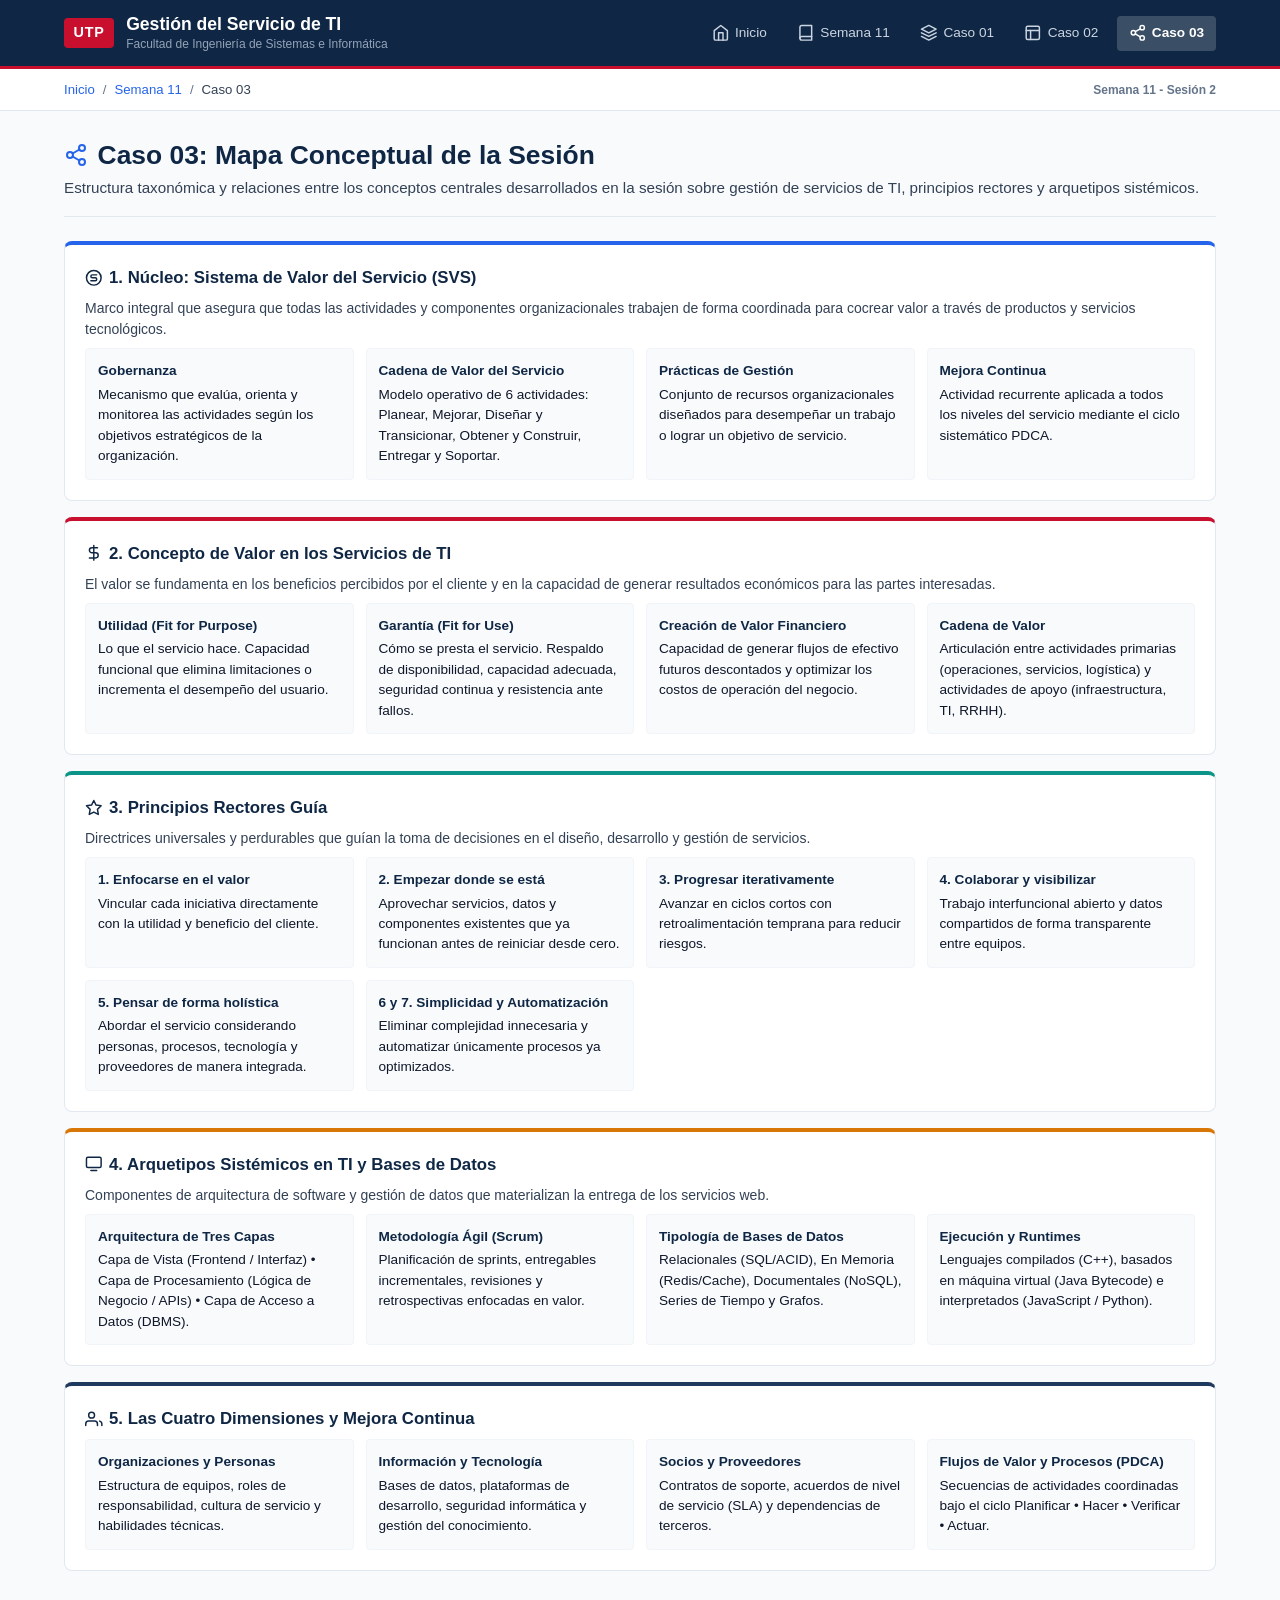
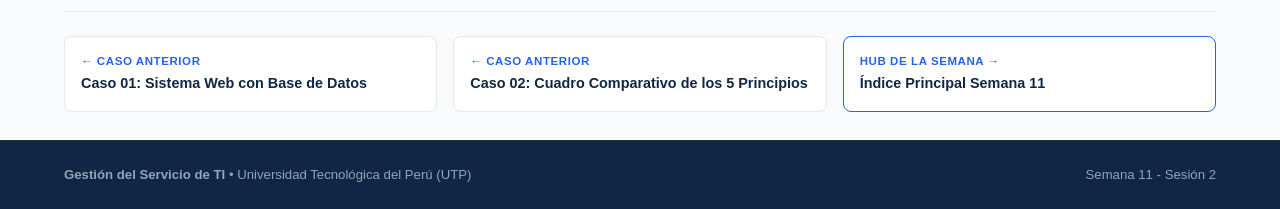
<file: semana11/caso03/index.html>
<!DOCTYPE html>
<html lang="es">
<head>
  <meta charset="UTF-8">
  <meta name="viewport" content="width=device-width, initial-scale=1.0">
  <title>Caso 03: Mapa Conceptual de la Sesión | Gestión del Servicio de TI</title>
  <link rel="stylesheet" href="../../assets/css/main.css">
</head>
<body>

  <!-- Encabezado Principal -->
  <header class="header-top">
    <div class="header-container">
      <a href="../../index.html" class="brand-section">
        <span class="brand-logo-text">UTP</span>
        <div>
          <div class="brand-title">Gestión del Servicio de TI</div>
          <div class="brand-subtitle">Facultad de Ingeniería de Sistemas e Informática</div>
        </div>
      </a>
      <nav class="header-nav">
        <a href="../../index.html" class="nav-link">
          <svg class="icon" viewBox="0 0 24 24"><path d="m3 9 9-7 9 7v11a2 2 0 0 1-2 2H5a2 2 0 0 1-2-2z"></path><polyline points="9 22 9 12 15 12 15 22"></polyline></svg>
          Inicio
        </a>
        <a href="../index.html" class="nav-link">
          <svg class="icon" viewBox="0 0 24 24"><path d="M4 19.5A2.5 2.5 0 0 1 6.5 17H20"></path><path d="M6.5 2H20v20H6.5A2.5 2.5 0 0 1 4 19.5v-15A2.5 2.5 0 0 1 6.5 2z"></path></svg>
          Semana 11
        </a>
        <a href="../caso01/index.html" class="nav-link">
          <svg class="icon" viewBox="0 0 24 24"><polygon points="12 2 2 7 12 12 22 7 12 2"></polygon><polyline points="2 17 12 22 22 17"></polyline><polyline points="2 12 12 17 22 12"></polyline></svg>
          Caso 01
        </a>
        <a href="../caso02/index.html" class="nav-link">
          <svg class="icon" viewBox="0 0 24 24"><rect x="3" y="3" width="18" height="18" rx="2" ry="2"></rect><line x1="3" y1="9" x2="21" y2="9"></line><line x1="9" y1="21" x2="9" y2="9"></line></svg>
          Caso 02
        </a>
        <a href="index.html" class="nav-link active">
          <svg class="icon" viewBox="0 0 24 24"><circle cx="18" cy="5" r="3"></circle><circle cx="6" cy="12" r="3"></circle><circle cx="18" cy="19" r="3"></circle><line x1="8.59" y1="13.51" x2="15.42" y2="17.49"></line><line x1="15.41" y1="6.51" x2="8.59" y2="10.49"></line></svg>
          Caso 03
        </a>
      </nav>
    </div>
  </header>

  <!-- Barra de Ruta -->
  <div class="breadcrumb-bar">
    <div class="breadcrumb-container">
      <div class="breadcrumbs">
        <a href="../../index.html">Inicio</a>
        <span class="breadcrumb-separator">/</span>
        <a href="../index.html">Semana 11</a>
        <span class="breadcrumb-separator">/</span>
        <span>Caso 03</span>
      </div>
      <div class="session-indicator">Semana 11 - Sesión 2</div>
    </div>
  </div>

  <!-- Contenido Central -->
  <main class="main-wrapper">
    <div class="page-header">
      <h1 class="page-title">
        <svg class="icon icon-lg" style="color: var(--secondary);" viewBox="0 0 24 24"><circle cx="18" cy="5" r="3"></circle><circle cx="6" cy="12" r="3"></circle><circle cx="18" cy="19" r="3"></circle><line x1="8.59" y1="13.51" x2="15.42" y2="17.49"></line><line x1="15.41" y1="6.51" x2="8.59" y2="10.49"></line></svg>
        Caso 03: Mapa Conceptual de la Sesión
      </h1>
      <p class="page-description">
        Estructura taxonómica y relaciones entre los conceptos centrales desarrollados en la sesión sobre gestión de servicios de TI, principios rectores y arquetipos sistémicos.
      </p>
    </div>

    <!-- Mapa Conceptual Estructurado -->
    <div class="map-node" style="border-top: 4px solid var(--secondary);">
      <div class="map-node-header">
        <svg class="icon" viewBox="0 0 24 24"><circle cx="12" cy="12" r="10"></circle><path d="M16 8h-6a2 2 0 1 0 0 4h4a2 2 0 1 1 0 4H8"></path></svg>
        1. Núcleo: Sistema de Valor del Servicio (SVS)
      </div>
      <p style="font-size: 0.875rem; color: var(--text-muted); margin-bottom: 0.5rem;">
        Marco integral que asegura que todas las actividades y componentes organizacionales trabajen de forma coordinada para cocrear valor a través de productos y servicios tecnológicos.
      </p>
      <div class="map-node-items">
        <div class="map-node-item">
          <strong>Gobernanza</strong>
          Mecanismo que evalúa, orienta y monitorea las actividades según los objetivos estratégicos de la organización.
        </div>
        <div class="map-node-item">
          <strong>Cadena de Valor del Servicio</strong>
          Modelo operativo de 6 actividades: Planear, Mejorar, Diseñar y Transicionar, Obtener y Construir, Entregar y Soportar.
        </div>
        <div class="map-node-item">
          <strong>Prácticas de Gestión</strong>
          Conjunto de recursos organizacionales diseñados para desempeñar un trabajo o lograr un objetivo de servicio.
        </div>
        <div class="map-node-item">
          <strong>Mejora Continua</strong>
          Actividad recurrente aplicada a todos los niveles del servicio mediante el ciclo sistemático PDCA.
        </div>
      </div>
    </div>

    <div class="map-node" style="border-top: 4px solid var(--accent);">
      <div class="map-node-header">
        <svg class="icon" viewBox="0 0 24 24"><path d="M12 2v20M17 5H9.5a3.5 3.5 0 0 0 0 7h5a3.5 3.5 0 0 1 0 7H6"></path></svg>
        2. Concepto de Valor en los Servicios de TI
      </div>
      <p style="font-size: 0.875rem; color: var(--text-muted); margin-bottom: 0.5rem;">
        El valor se fundamenta en los beneficios percibidos por el cliente y en la capacidad de generar resultados económicos para las partes interesadas.
      </p>
      <div class="map-node-items">
        <div class="map-node-item">
          <strong>Utilidad (Fit for Purpose)</strong>
          Lo que el servicio hace. Capacidad funcional que elimina limitaciones o incrementa el desempeño del usuario.
        </div>
        <div class="map-node-item">
          <strong>Garantía (Fit for Use)</strong>
          Cómo se presta el servicio. Respaldo de disponibilidad, capacidad adecuada, seguridad continua y resistencia ante fallos.
        </div>
        <div class="map-node-item">
          <strong>Creación de Valor Financiero</strong>
          Capacidad de generar flujos de efectivo futuros descontados y optimizar los costos de operación del negocio.
        </div>
        <div class="map-node-item">
          <strong>Cadena de Valor</strong>
          Articulación entre actividades primarias (operaciones, servicios, logística) y actividades de apoyo (infraestructura, TI, RRHH).
        </div>
      </div>
    </div>

    <div class="map-node" style="border-top: 4px solid var(--success);">
      <div class="map-node-header">
        <svg class="icon" viewBox="0 0 24 24"><polygon points="12 2 15.09 8.26 22 9.27 17 14.14 18.18 21.02 12 17.77 5.82 21.02 7 14.14 2 9.27 8.91 8.26 12 2"></polygon></svg>
        3. Principios Rectores Guía
      </div>
      <p style="font-size: 0.875rem; color: var(--text-muted); margin-bottom: 0.5rem;">
        Directrices universales y perdurables que guían la toma de decisiones en el diseño, desarrollo y gestión de servicios.
      </p>
      <div class="map-node-items">
        <div class="map-node-item">
          <strong>1. Enfocarse en el valor</strong>
          Vincular cada iniciativa directamente con la utilidad y beneficio del cliente.
        </div>
        <div class="map-node-item">
          <strong>2. Empezar donde se está</strong>
          Aprovechar servicios, datos y componentes existentes que ya funcionan antes de reiniciar desde cero.
        </div>
        <div class="map-node-item">
          <strong>3. Progresar iterativamente</strong>
          Avanzar en ciclos cortos con retroalimentación temprana para reducir riesgos.
        </div>
        <div class="map-node-item">
          <strong>4. Colaborar y visibilizar</strong>
          Trabajo interfuncional abierto y datos compartidos de forma transparente entre equipos.
        </div>
        <div class="map-node-item">
          <strong>5. Pensar de forma holística</strong>
          Abordar el servicio considerando personas, procesos, tecnología y proveedores de manera integrada.
        </div>
        <div class="map-node-item">
          <strong>6 y 7. Simplicidad y Automatización</strong>
          Eliminar complejidad innecesaria y automatizar únicamente procesos ya optimizados.
        </div>
      </div>
    </div>

    <div class="map-node" style="border-top: 4px solid var(--warning);">
      <div class="map-node-header">
        <svg class="icon" viewBox="0 0 24 24"><rect x="2" y="3" width="20" height="14" rx="2" ry="2"></rect><line x1="8" y1="21" x2="16" y2="21"></line></svg>
        4. Arquetipos Sistémicos en TI y Bases de Datos
      </div>
      <p style="font-size: 0.875rem; color: var(--text-muted); margin-bottom: 0.5rem;">
        Componentes de arquitectura de software y gestión de datos que materializan la entrega de los servicios web.
      </p>
      <div class="map-node-items">
        <div class="map-node-item">
          <strong>Arquitectura de Tres Capas</strong>
          Capa de Vista (Frontend / Interfaz) &bull; Capa de Procesamiento (Lógica de Negocio / APIs) &bull; Capa de Acceso a Datos (DBMS).
        </div>
        <div class="map-node-item">
          <strong>Metodología Ágil (Scrum)</strong>
          Planificación de sprints, entregables incrementales, revisiones y retrospectivas enfocadas en valor.
        </div>
        <div class="map-node-item">
          <strong>Tipología de Bases de Datos</strong>
          Relacionales (SQL/ACID), En Memoria (Redis/Cache), Documentales (NoSQL), Series de Tiempo y Grafos.
        </div>
        <div class="map-node-item">
          <strong>Ejecución y Runtimes</strong>
          Lenguajes compilados (C++), basados en máquina virtual (Java Bytecode) e interpretados (JavaScript / Python).
        </div>
      </div>
    </div>

    <div class="map-node" style="border-top: 4px solid var(--primary-light);">
      <div class="map-node-header">
        <svg class="icon" viewBox="0 0 24 24"><path d="M17 21v-2a4 4 0 0 0-4-4H5a4 4 0 0 0-4 4v2"></path><circle cx="9" cy="7" r="4"></circle><path d="M23 21v-2a4 4 0 0 0-3-3.87"></path></svg>
        5. Las Cuatro Dimensiones y Mejora Continua
      </div>
      <div class="map-node-items">
        <div class="map-node-item">
          <strong>Organizaciones y Personas</strong>
          Estructura de equipos, roles de responsabilidad, cultura de servicio y habilidades técnicas.
        </div>
        <div class="map-node-item">
          <strong>Información y Tecnología</strong>
          Bases de datos, plataformas de desarrollo, seguridad informática y gestión del conocimiento.
        </div>
        <div class="map-node-item">
          <strong>Socios y Proveedores</strong>
          Contratos de soporte, acuerdos de nivel de servicio (SLA) y dependencias de terceros.
        </div>
        <div class="map-node-item">
          <strong>Flujos de Valor y Procesos (PDCA)</strong>
          Secuencias de actividades coordinadas bajo el ciclo Planificar &bull; Hacer &bull; Verificar &bull; Actuar.
        </div>
      </div>
    </div>

    <!-- Navegación entre casos -->
    <div class="case-nav-footer">
      <a href="../caso01/index.html" class="case-nav-card">
        <div class="case-nav-label">&larr; Caso Anterior</div>
        <div class="case-nav-title">Caso 01: Sistema Web con Base de Datos</div>
      </a>
      <a href="../caso02/index.html" class="case-nav-card">
        <div class="case-nav-label">&larr; Caso Anterior</div>
        <div class="case-nav-title">Caso 02: Cuadro Comparativo de los 5 Principios</div>
      </a>
      <a href="../index.html" class="case-nav-card" style="border-color: var(--secondary);">
        <div class="case-nav-label">Hub de la Semana &rarr;</div>
        <div class="case-nav-title">Índice Principal Semana 11</div>
      </a>
    </div>
  </main>

  <!-- Pie de página -->
  <footer class="footer-main">
    <div class="footer-container">
      <div>
        <strong>Gestión del Servicio de TI</strong> &bull; Universidad Tecnológica del Perú (UTP)
      </div>
      <div class="footer-meta">
        <span>Semana 11 - Sesión 2</span>
      </div>
    </div>
  </footer>

  <script src="../../assets/js/main.js"></script>
</body>
</html>
</file>
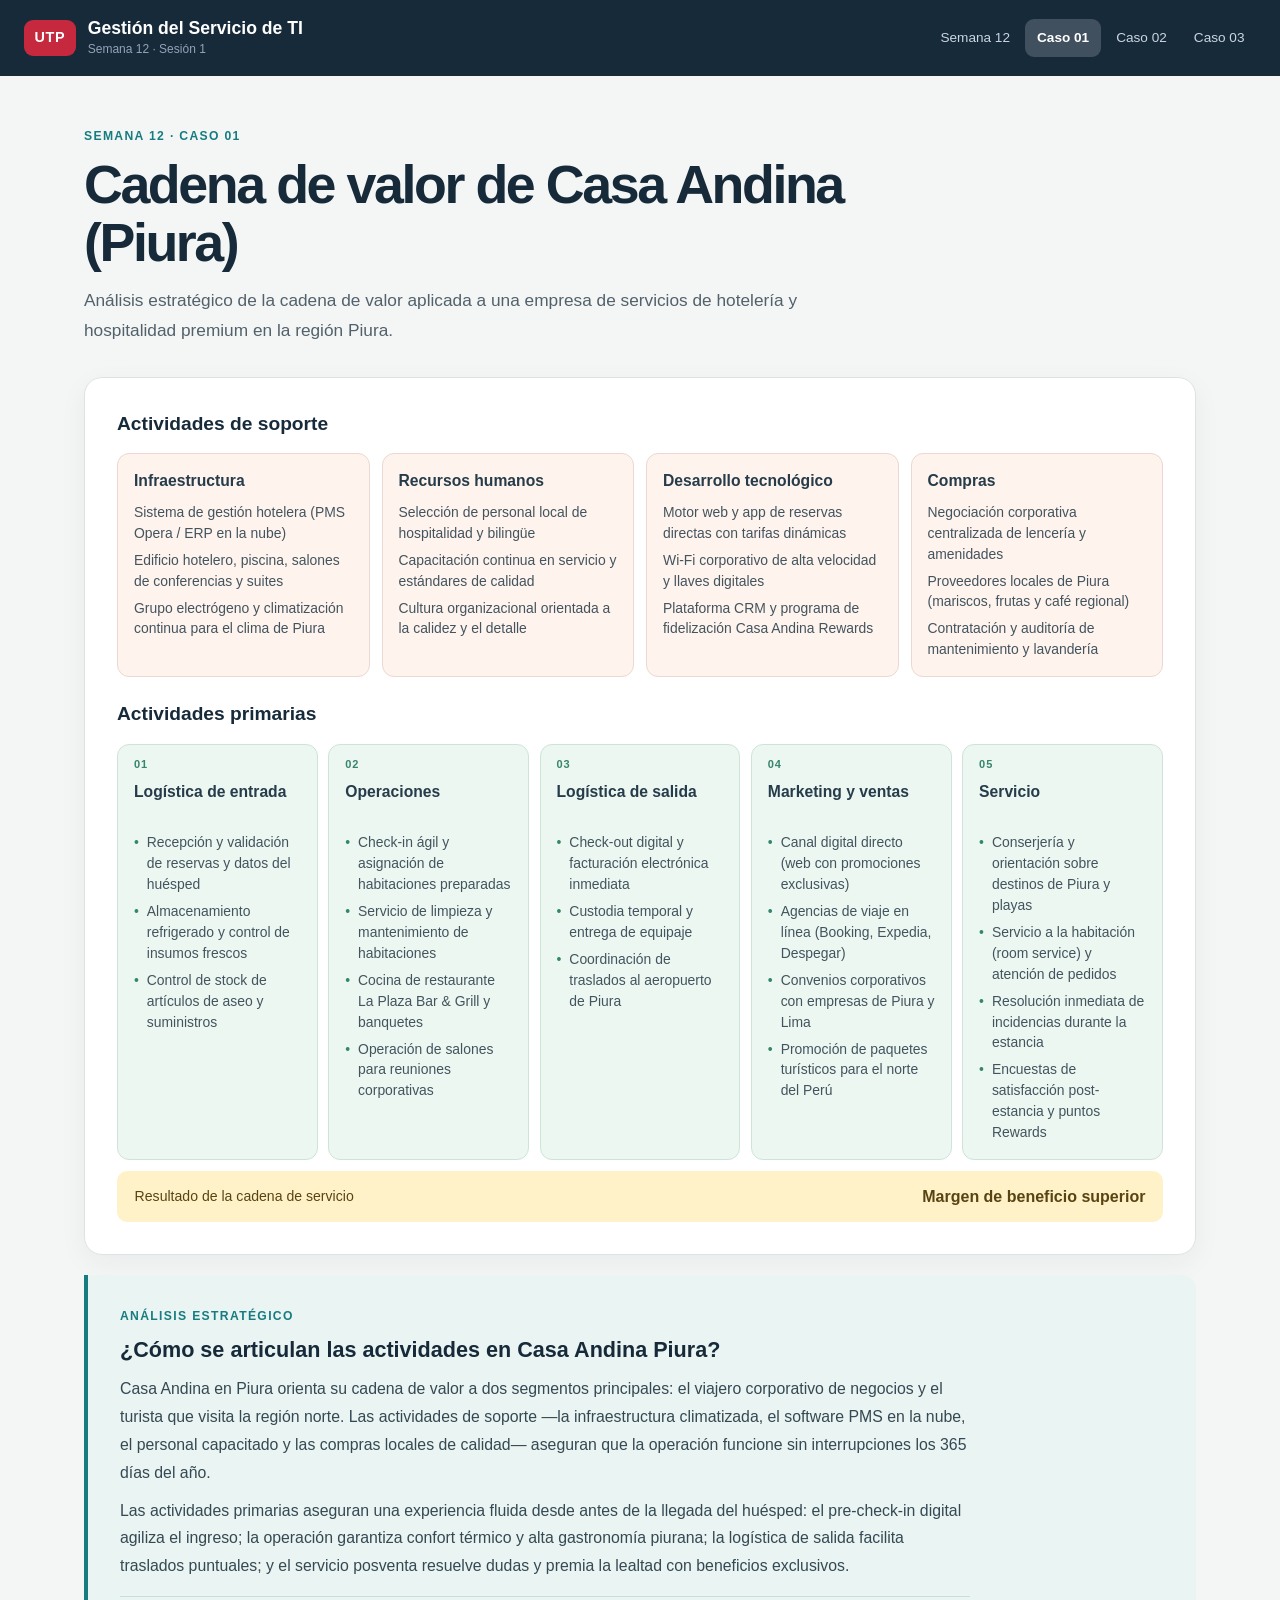
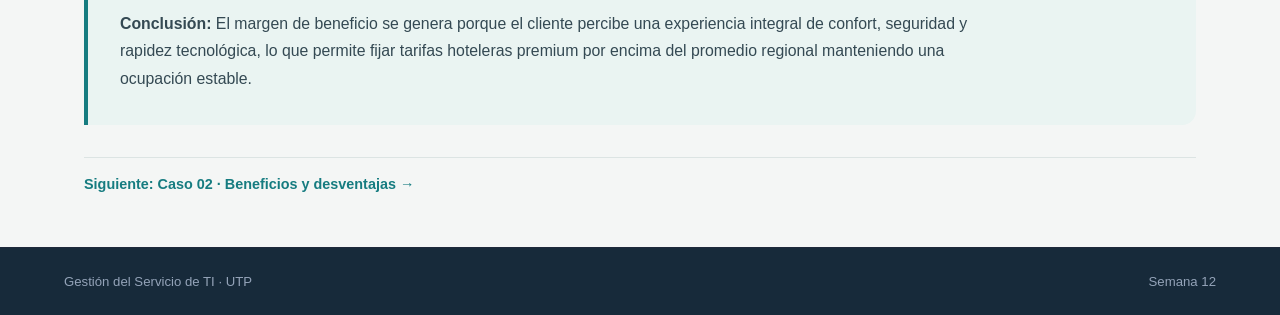
<file: semana12/caso01/index.html>
<!doctype html>
<html lang="es">
<head>
  <meta charset="utf-8">
  <meta name="viewport" content="width=device-width, initial-scale=1">
  <meta name="theme-color" content="#172a3a">
  <title>Caso 01 · Cadena de valor de Casa Andina (Piura) | Gestión del Servicio de TI</title>
  <link rel="stylesheet" href="../../assets/css/main.css">
</head>
<body class="week12-page week12-case week12-case-01 presentation-page">
  <a class="skip-link" href="#contenido">Saltar al contenido</a>
  <header class="header-top">
    <div class="header-container">
      <a class="brand-section" href="../../index.html"><span class="brand-logo-text">UTP</span><span class="brand-stack"><span class="brand-title">Gestión del Servicio de TI</span><span class="brand-subtitle">Semana 12 · Sesión 1</span></span></a>
      <nav class="header-nav" aria-label="Navegación de la Semana 12">
        <a class="nav-link" href="../index.html">Semana 12</a>
        <a class="nav-link active" aria-current="page" href="index.html">Caso 01</a>
        <a class="nav-link" href="../caso02/index.html">Caso 02</a>
        <a class="nav-link" href="../caso03/index.html">Caso 03</a>
      </nav>
    </div>
  </header>

  <main id="contenido" class="main-wrapper presentation-main">
    <p class="presentation-kicker">SEMANA 12 · CASO 01</p>
    <h1 class="presentation-title">Cadena de valor de Casa Andina (Piura)</h1>
    <p class="presentation-lead">Análisis estratégico de la cadena de valor aplicada a una empresa de servicios de hotelería y hospitalidad premium en la región Piura.</p>

    <section class="value-chain" aria-label="Actividades de la cadena de valor de Casa Andina Piura">
      <h2 class="presentation-section-title">Actividades de soporte</h2>
      <div class="support-grid">
        <article class="activity-card support-card">
          <h3>Infraestructura</h3>
          <ul>
            <li>Sistema de gestión hotelera (PMS Opera / ERP en la nube)</li>
            <li>Edificio hotelero, piscina, salones de conferencias y suites</li>
            <li>Grupo electrógeno y climatización continua para el clima de Piura</li>
          </ul>
        </article>
        <article class="activity-card support-card">
          <h3>Recursos humanos</h3>
          <ul>
            <li>Selección de personal local de hospitalidad y bilingüe</li>
            <li>Capacitación continua en servicio y estándares de calidad</li>
            <li>Cultura organizacional orientada a la calidez y el detalle</li>
          </ul>
        </article>
        <article class="activity-card support-card">
          <h3>Desarrollo tecnológico</h3>
          <ul>
            <li>Motor web y app de reservas directas con tarifas dinámicas</li>
            <li>Wi-Fi corporativo de alta velocidad y llaves digitales</li>
            <li>Plataforma CRM y programa de fidelización Casa Andina Rewards</li>
          </ul>
        </article>
        <article class="activity-card support-card">
          <h3>Compras</h3>
          <ul>
            <li>Negociación corporativa centralizada de lencería y amenidades</li>
            <li>Proveedores locales de Piura (mariscos, frutas y café regional)</li>
            <li>Contratación y auditoría de mantenimiento y lavandería</li>
          </ul>
        </article>
      </div>

      <h2 class="presentation-section-title primary-heading">Actividades primarias</h2>
      <div class="primary-grid">
        <article class="activity-card primary-card">
          <span class="activity-number">01</span>
          <h3>Logística de entrada</h3>
          <ul>
            <li>Recepción y validación de reservas y datos del huésped</li>
            <li>Almacenamiento refrigerado y control de insumos frescos</li>
            <li>Control de stock de artículos de aseo y suministros</li>
          </ul>
        </article>
        <article class="activity-card primary-card">
          <span class="activity-number">02</span>
          <h3>Operaciones</h3>
          <ul>
            <li>Check-in ágil y asignación de habitaciones preparadas</li>
            <li>Servicio de limpieza y mantenimiento de habitaciones</li>
            <li>Cocina de restaurante La Plaza Bar &amp; Grill y banquetes</li>
            <li>Operación de salones para reuniones corporativas</li>
          </ul>
        </article>
        <article class="activity-card primary-card">
          <span class="activity-number">03</span>
          <h3>Logística de salida</h3>
          <ul>
            <li>Check-out digital y facturación electrónica inmediata</li>
            <li>Custodia temporal y entrega de equipaje</li>
            <li>Coordinación de traslados al aeropuerto de Piura</li>
          </ul>
        </article>
        <article class="activity-card primary-card">
          <span class="activity-number">04</span>
          <h3>Marketing y ventas</h3>
          <ul>
            <li>Canal digital directo (web con promociones exclusivas)</li>
            <li>Agencias de viaje en línea (Booking, Expedia, Despegar)</li>
            <li>Convenios corporativos con empresas de Piura y Lima</li>
            <li>Promoción de paquetes turísticos para el norte del Perú</li>
          </ul>
        </article>
        <article class="activity-card primary-card">
          <span class="activity-number">05</span>
          <h3>Servicio</h3>
          <ul>
            <li>Conserjería y orientación sobre destinos de Piura y playas</li>
            <li>Servicio a la habitación (room service) y atención de pedidos</li>
            <li>Resolución inmediata de incidencias durante la estancia</li>
            <li>Encuestas de satisfacción post-estancia y puntos Rewards</li>
          </ul>
        </article>
      </div>
      <div class="margin-band"><span>Resultado de la cadena de servicio</span><strong>Margen de beneficio superior</strong></div>
    </section>

    <section class="analysis-panel" aria-labelledby="analysis-title">
      <p class="presentation-kicker">ANÁLISIS ESTRATÉGICO</p>
      <h2 id="analysis-title">¿Cómo se articulan las actividades en Casa Andina Piura?</h2>
      <p>Casa Andina en Piura orienta su cadena de valor a dos segmentos principales: el viajero corporativo de negocios y el turista que visita la región norte. Las actividades de soporte —la infraestructura climatizada, el software PMS en la nube, el personal capacitado y las compras locales de calidad— aseguran que la operación funcione sin interrupciones los 365 días del año.</p>
      <p>Las actividades primarias aseguran una experiencia fluida desde antes de la llegada del huésped: el pre-check-in digital agiliza el ingreso; la operación garantiza confort térmico y alta gastronomía piurana; la logística de salida facilita traslados puntuales; y el servicio posventa resuelve dudas y premia la lealtad con beneficios exclusivos.</p>
      <p class="analysis-conclusion"><strong>Conclusión:</strong> El margen de beneficio se genera porque el cliente percibe una experiencia integral de confort, seguridad y rapidez tecnológica, lo que permite fijar tarifas hoteleras premium por encima del promedio regional manteniendo una ocupación estable.</p>
    </section>

    <nav class="presentation-next" aria-label="Siguiente caso"><a href="../caso02/index.html">Siguiente: Caso 02 · Beneficios y desventajas <span aria-hidden="true">→</span></a></nav>
  </main>

  <footer class="footer-main"><div class="footer-container"><span>Gestión del Servicio de TI · UTP</span><span>Semana 12</span></div></footer>
</body>
</html>
</file>
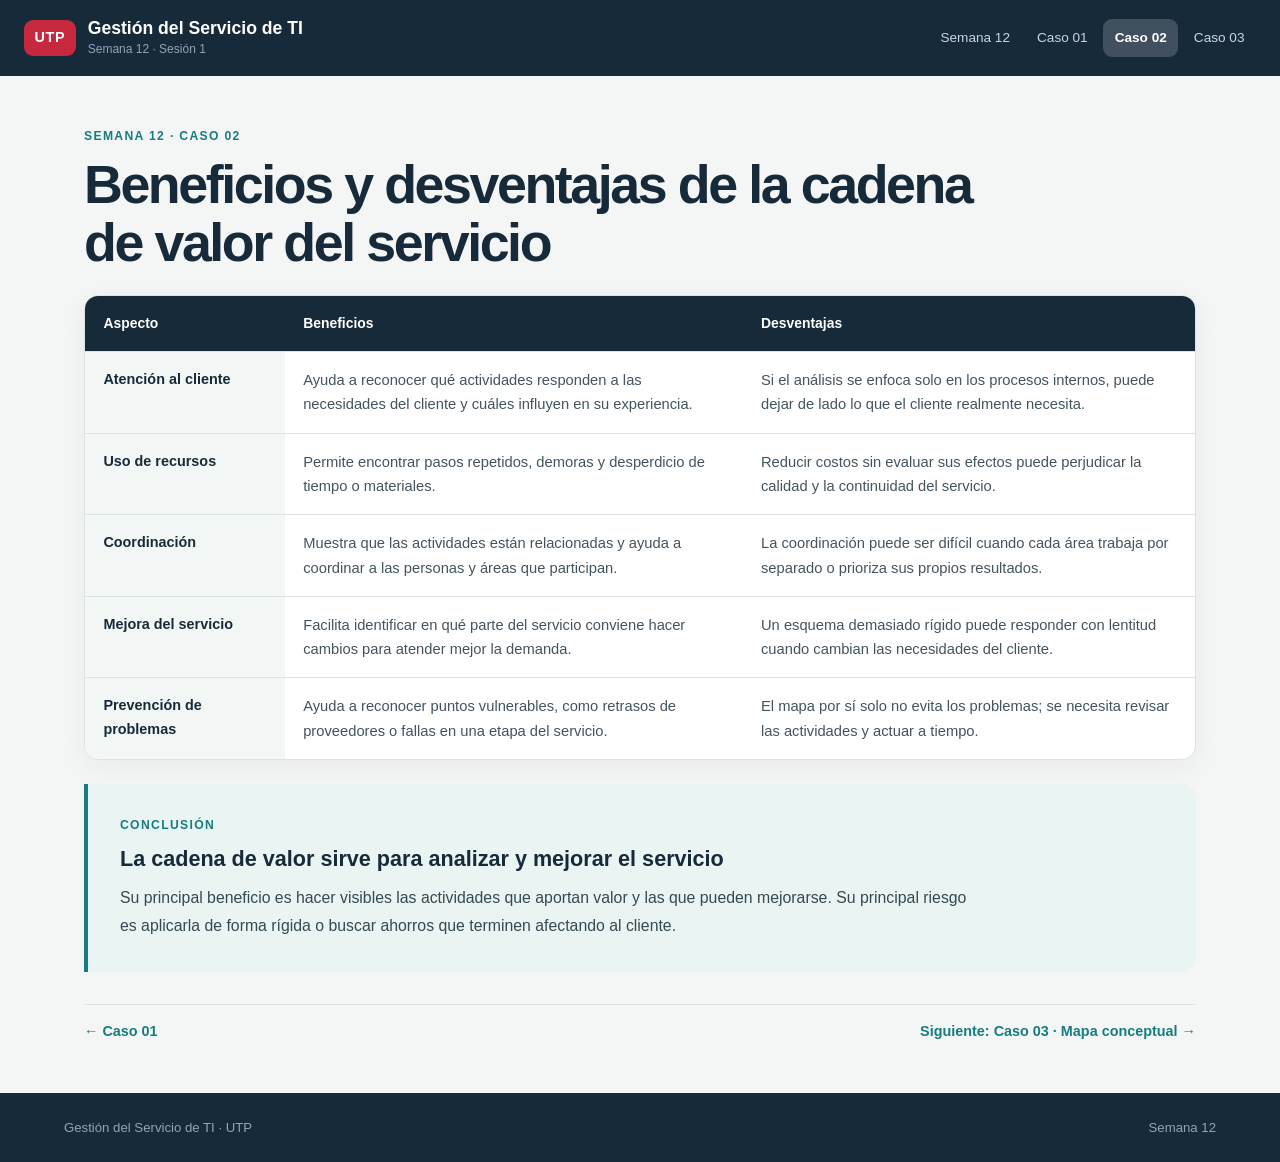
<file: semana12/caso02/index.html>
<!doctype html>
<html lang="es">
<head>
  <meta charset="utf-8">
  <meta name="viewport" content="width=device-width, initial-scale=1">
  <meta name="theme-color" content="#172a3a">
  <title>Caso 02 · Beneficios y desventajas | Gestión del Servicio de TI</title>
  <link rel="stylesheet" href="../../assets/css/main.css">
</head>
<body class="week12-page week12-case week12-case-02 presentation-page">
  <a class="skip-link" href="#contenido">Saltar al contenido</a>
  <header class="header-top">
    <div class="header-container">
      <a class="brand-section" href="../../index.html"><span class="brand-logo-text">UTP</span><span class="brand-stack"><span class="brand-title">Gestión del Servicio de TI</span><span class="brand-subtitle">Semana 12 · Sesión 1</span></span></a>
      <nav class="header-nav" aria-label="Navegación de la Semana 12">
        <a class="nav-link" href="../index.html">Semana 12</a>
        <a class="nav-link" href="../caso01/index.html">Caso 01</a>
        <a class="nav-link active" aria-current="page" href="index.html">Caso 02</a>
        <a class="nav-link" href="../caso03/index.html">Caso 03</a>
      </nav>
    </div>
  </header>

  <main id="contenido" class="main-wrapper presentation-main">
    <p class="presentation-kicker">SEMANA 12 · CASO 02</p>
    <h1 class="presentation-title">Beneficios y desventajas de la cadena de valor del servicio</h1>
    <div class="comparison-table-wrap">
      <table class="comparison-table">
        <thead><tr><th scope="col">Aspecto</th><th scope="col">Beneficios</th><th scope="col">Desventajas</th></tr></thead>
        <tbody>
          <tr>
            <th scope="row">Atención al cliente</th>
            <td>Ayuda a reconocer qué actividades responden a las necesidades del cliente y cuáles influyen en su experiencia.</td>
            <td>Si el análisis se enfoca solo en los procesos internos, puede dejar de lado lo que el cliente realmente necesita.</td>
          </tr>
          <tr>
            <th scope="row">Uso de recursos</th>
            <td>Permite encontrar pasos repetidos, demoras y desperdicio de tiempo o materiales.</td>
            <td>Reducir costos sin evaluar sus efectos puede perjudicar la calidad y la continuidad del servicio.</td>
          </tr>
          <tr>
            <th scope="row">Coordinación</th>
            <td>Muestra que las actividades están relacionadas y ayuda a coordinar a las personas y áreas que participan.</td>
            <td>La coordinación puede ser difícil cuando cada área trabaja por separado o prioriza sus propios resultados.</td>
          </tr>
          <tr>
            <th scope="row">Mejora del servicio</th>
            <td>Facilita identificar en qué parte del servicio conviene hacer cambios para atender mejor la demanda.</td>
            <td>Un esquema demasiado rígido puede responder con lentitud cuando cambian las necesidades del cliente.</td>
          </tr>
          <tr>
            <th scope="row">Prevención de problemas</th>
            <td>Ayuda a reconocer puntos vulnerables, como retrasos de proveedores o fallas en una etapa del servicio.</td>
            <td>El mapa por sí solo no evita los problemas; se necesita revisar las actividades y actuar a tiempo.</td>
          </tr>
        </tbody>
      </table>
    </div>

    <section class="analysis-panel comparison-conclusion" aria-labelledby="conclusion-title">
      <p class="presentation-kicker">CONCLUSIÓN</p>
      <h2 id="conclusion-title">La cadena de valor sirve para analizar y mejorar el servicio</h2>
      <p>Su principal beneficio es hacer visibles las actividades que aportan valor y las que pueden mejorarse. Su principal riesgo es aplicarla de forma rígida o buscar ahorros que terminen afectando al cliente.</p>
    </section>

    <nav class="presentation-next" aria-label="Navegación de casos"><a href="../caso01/index.html"><span aria-hidden="true">←</span> Caso 01</a><a href="../caso03/index.html">Siguiente: Caso 03 · Mapa conceptual <span aria-hidden="true">→</span></a></nav>
  </main>

  <footer class="footer-main"><div class="footer-container"><span>Gestión del Servicio de TI · UTP</span><span>Semana 12</span></div></footer>
</body>
</html>
</file>
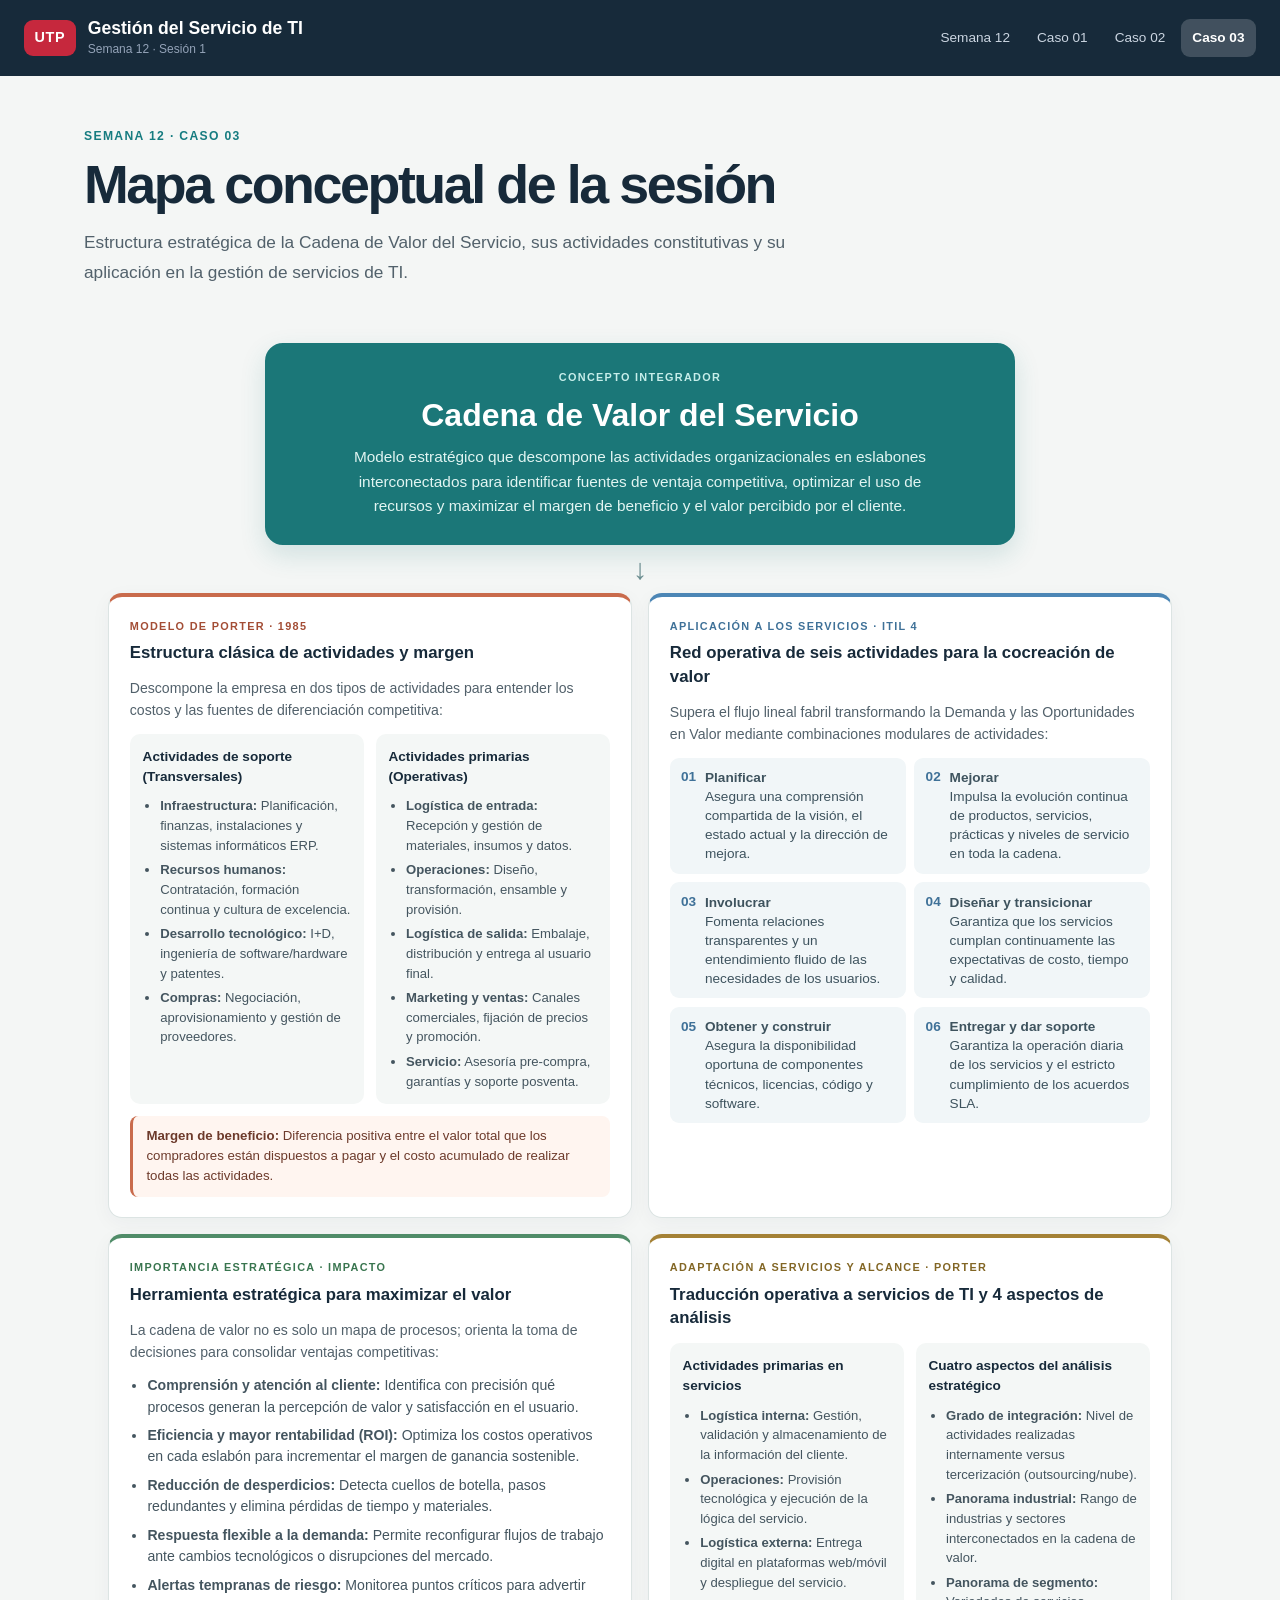
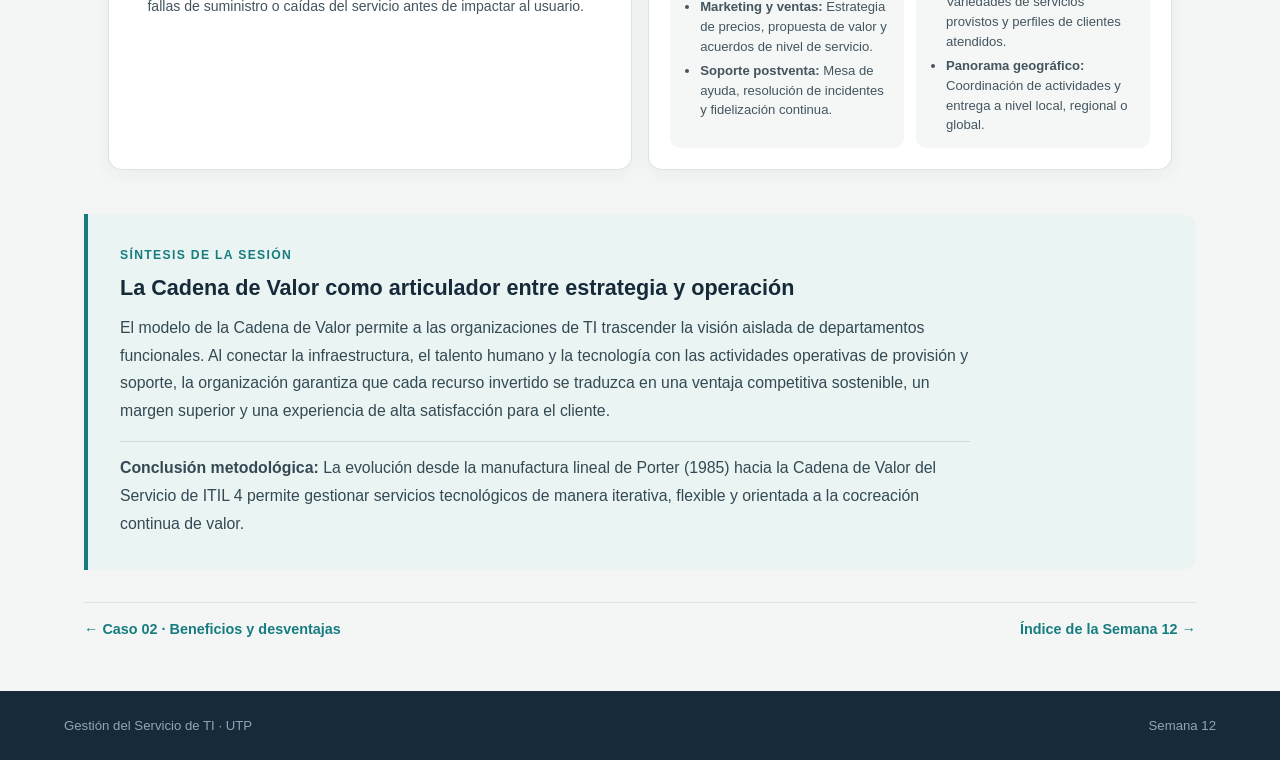
<file: semana12/caso03/index.html>
<!doctype html>
<html lang="es">
<head>
  <meta charset="utf-8">
  <meta name="viewport" content="width=device-width, initial-scale=1">
  <meta name="theme-color" content="#172a3a">
  <title>Caso 03 · Mapa conceptual de la sesión | Gestión del Servicio de TI</title>
  <link rel="stylesheet" href="../../assets/css/main.css">
</head>
<body class="week12-page week12-case week12-case-03 presentation-page">
  <a class="skip-link" href="#contenido">Saltar al contenido</a>
  <header class="header-top">
    <div class="header-container">
      <a class="brand-section" href="../../index.html"><span class="brand-logo-text">UTP</span><span class="brand-stack"><span class="brand-title">Gestión del Servicio de TI</span><span class="brand-subtitle">Semana 12 · Sesión 1</span></span></a>
      <nav class="header-nav" aria-label="Navegación de la Semana 12">
        <a class="nav-link" href="../index.html">Semana 12</a>
        <a class="nav-link" href="../caso01/index.html">Caso 01</a>
        <a class="nav-link" href="../caso02/index.html">Caso 02</a>
        <a class="nav-link active" aria-current="page" href="index.html">Caso 03</a>
      </nav>
    </div>
  </header>

  <main id="contenido" class="main-wrapper presentation-main">
    <p class="presentation-kicker">SEMANA 12 · CASO 03</p>
    <h1 class="presentation-title">Mapa conceptual de la sesión</h1>
    <p class="presentation-lead">Estructura estratégica de la Cadena de Valor del Servicio, sus actividades constitutivas y su aplicación en la gestión de servicios de TI.</p>

    <section class="concept-map" aria-label="Mapa conceptual de la cadena de valor del servicio">
      <div class="concept-center">
        <span class="concept-overline">CONCEPTO INTEGRADOR</span>
        <h2>Cadena de Valor del Servicio</h2>
        <p>Modelo estratégico que descompone las actividades organizacionales en eslabones interconectados para identificar fuentes de ventaja competitiva, optimizar el uso de recursos y maximizar el margen de beneficio y el valor percibido por el cliente.</p>
      </div>
      <div class="concept-connector" aria-hidden="true">↓</div>

      <div class="concept-branches">
        <!-- Rama 1: Modelo Clásico de Porter -->
        <article class="concept-branch concept-porter">
          <span class="branch-label">MODELO DE PORTER · 1985</span>
          <h3>Estructura clásica de actividades y margen</h3>
          <p style="margin: 0 0 .75rem; color: #52616b; font-size: .88rem; line-height: 1.55;">
            Descompone la empresa en dos tipos de actividades para entender los costos y las fuentes de diferenciación competitiva:
          </p>
          <div class="concept-pair">
            <section>
              <h4>Actividades de soporte (Transversales)</h4>
              <ul>
                <li><strong>Infraestructura:</strong> Planificación, finanzas, instalaciones y sistemas informáticos ERP.</li>
                <li><strong>Recursos humanos:</strong> Contratación, formación continua y cultura de excelencia.</li>
                <li><strong>Desarrollo tecnológico:</strong> I+D, ingeniería de software/hardware y patentes.</li>
                <li><strong>Compras:</strong> Negociación, aprovisionamiento y gestión de proveedores.</li>
              </ul>
            </section>
            <section>
              <h4>Actividades primarias (Operativas)</h4>
              <ul>
                <li><strong>Logística de entrada:</strong> Recepción y gestión de materiales, insumos y datos.</li>
                <li><strong>Operaciones:</strong> Diseño, transformación, ensamble y provisión.</li>
                <li><strong>Logística de salida:</strong> Embalaje, distribución y entrega al usuario final.</li>
                <li><strong>Marketing y ventas:</strong> Canales comerciales, fijación de precios y promoción.</li>
                <li><strong>Servicio:</strong> Asesoría pre-compra, garantías y soporte posventa.</li>
              </ul>
            </section>
          </div>
          <div style="margin-top: .75rem; padding: .65rem .85rem; border-radius: 8px; background: #fff5f0; border-left: 3px solid #c96b4c; font-size: .83rem; color: #6d3a2b; line-height: 1.5;">
            <strong>Margen de beneficio:</strong> Diferencia positiva entre el valor total que los compradores están dispuestos a pagar y el costo acumulado de realizar todas las actividades.
          </div>
        </article>

        <!-- Rama 2: Aplicación en ITIL 4 -->
        <article class="concept-branch concept-itil">
          <span class="branch-label">APLICACIÓN A LOS SERVICIOS · ITIL 4</span>
          <h3>Red operativa de seis actividades para la cocreación de valor</h3>
          <p style="margin: 0 0 .75rem; color: #52616b; font-size: .88rem; line-height: 1.55;">
            Supera el flujo lineal fabril transformando la Demanda y las Oportunidades en Valor mediante combinaciones modulares de actividades:
          </p>
          <ol class="concept-list">
            <li><strong>Planificar</strong><br>Asegura una comprensión compartida de la visión, el estado actual y la dirección de mejora.</li>
            <li><strong>Mejorar</strong><br>Impulsa la evolución continua de productos, servicios, prácticas y niveles de servicio en toda la cadena.</li>
            <li><strong>Involucrar</strong><br>Fomenta relaciones transparentes y un entendimiento fluido de las necesidades de los usuarios.</li>
            <li><strong>Diseñar y transicionar</strong><br>Garantiza que los servicios cumplan continuamente las expectativas de costo, tiempo y calidad.</li>
            <li><strong>Obtener y construir</strong><br>Asegura la disponibilidad oportuna de componentes técnicos, licencias, código y software.</li>
            <li><strong>Entregar y dar soporte</strong><br>Garantiza la operación diaria de los servicios y el estricto cumplimiento de los acuerdos SLA.</li>
          </ol>
        </article>

        <!-- Rama 3: Importancia Estratégica -->
        <article class="concept-branch concept-benefits">
          <span class="branch-label">IMPORTANCIA ESTRATÉGICA · IMPACTO</span>
          <h3>Herramienta estratégica para maximizar el valor</h3>
          <p style="margin: 0 0 .75rem; color: #52616b; font-size: .88rem; line-height: 1.55;">
            La cadena de valor no es solo un mapa de procesos; orienta la toma de decisiones para consolidar ventajas competitivas:
          </p>
          <ul>
            <li><strong>Comprensión y atención al cliente:</strong> Identifica con precisión qué procesos generan la percepción de valor y satisfacción en el usuario.</li>
            <li><strong>Eficiencia y mayor rentabilidad (ROI):</strong> Optimiza los costos operativos en cada eslabón para incrementar el margen de ganancia sostenible.</li>
            <li><strong>Reducción de desperdicios:</strong> Detecta cuellos de botella, pasos redundantes y elimina pérdidas de tiempo y materiales.</li>
            <li><strong>Respuesta flexible a la demanda:</strong> Permite reconfigurar flujos de trabajo ante cambios tecnológicos o disrupciones del mercado.</li>
            <li><strong>Alertas tempranas de riesgo:</strong> Monitorea puntos críticos para advertir fallas de suministro o caídas del servicio antes de impactar al usuario.</li>
          </ul>
        </article>

        <!-- Rama 4: Traducción a Servicios y Alcance -->
        <article class="concept-branch concept-services">
          <span class="branch-label">ADAPTACIÓN A SERVICIOS Y ALCANCE · PORTER</span>
          <h3>Traducción operativa a servicios de TI y 4 aspectos de análisis</h3>
          <div class="concept-pair">
            <section>
              <h4>Actividades primarias en servicios</h4>
              <ul>
                <li><strong>Logística interna:</strong> Gestión, validación y almacenamiento de la información del cliente.</li>
                <li><strong>Operaciones:</strong> Provisión tecnológica y ejecución de la lógica del servicio.</li>
                <li><strong>Logística externa:</strong> Entrega digital en plataformas web/móvil y despliegue del servicio.</li>
                <li><strong>Marketing y ventas:</strong> Estrategia de precios, propuesta de valor y acuerdos de nivel de servicio.</li>
                <li><strong>Soporte postventa:</strong> Mesa de ayuda, resolución de incidentes y fidelización continua.</li>
              </ul>
            </section>
            <section>
              <h4>Cuatro aspectos del análisis estratégico</h4>
              <ul>
                <li><strong>Grado de integración:</strong> Nivel de actividades realizadas internamente versus tercerización (outsourcing/nube).</li>
                <li><strong>Panorama industrial:</strong> Rango de industrias y sectores interconectados en la cadena de valor.</li>
                <li><strong>Panorama de segmento:</strong> Variedades de servicios provistos y perfiles de clientes atendidos.</li>
                <li><strong>Panorama geográfico:</strong> Coordinación de actividades y entrega a nivel local, regional o global.</li>
              </ul>
            </section>
          </div>
        </article>
      </div>
    </section>

    <!-- Panel de Síntesis y Conclusión de la Sesión -->
    <section class="analysis-panel" aria-labelledby="analysis-title">
      <p class="presentation-kicker">SÍNTESIS DE LA SESIÓN</p>
      <h2 id="analysis-title">La Cadena de Valor como articulador entre estrategia y operación</h2>
      <p>El modelo de la Cadena de Valor permite a las organizaciones de TI trascender la visión aislada de departamentos funcionales. Al conectar la infraestructura, el talento humano y la tecnología con las actividades operativas de provisión y soporte, la organización garantiza que cada recurso invertido se traduzca en una ventaja competitiva sostenible, un margen superior y una experiencia de alta satisfacción para el cliente.</p>
      <p class="analysis-conclusion"><strong>Conclusión metodológica:</strong> La evolución desde la manufactura lineal de Porter (1985) hacia la Cadena de Valor del Servicio de ITIL 4 permite gestionar servicios tecnológicos de manera iterativa, flexible y orientada a la cocreación continua de valor.</p>
    </section>

    <nav class="presentation-next" aria-label="Navegación de casos">
      <a href="../caso02/index.html"><span aria-hidden="true">←</span> Caso 02 · Beneficios y desventajas</a>
      <a href="../index.html">Índice de la Semana 12 <span aria-hidden="true">→</span></a>
    </nav>
  </main>

  <footer class="footer-main"><div class="footer-container"><span>Gestión del Servicio de TI · UTP</span><span>Semana 12</span></div></footer>
</body>
</html>
</file>
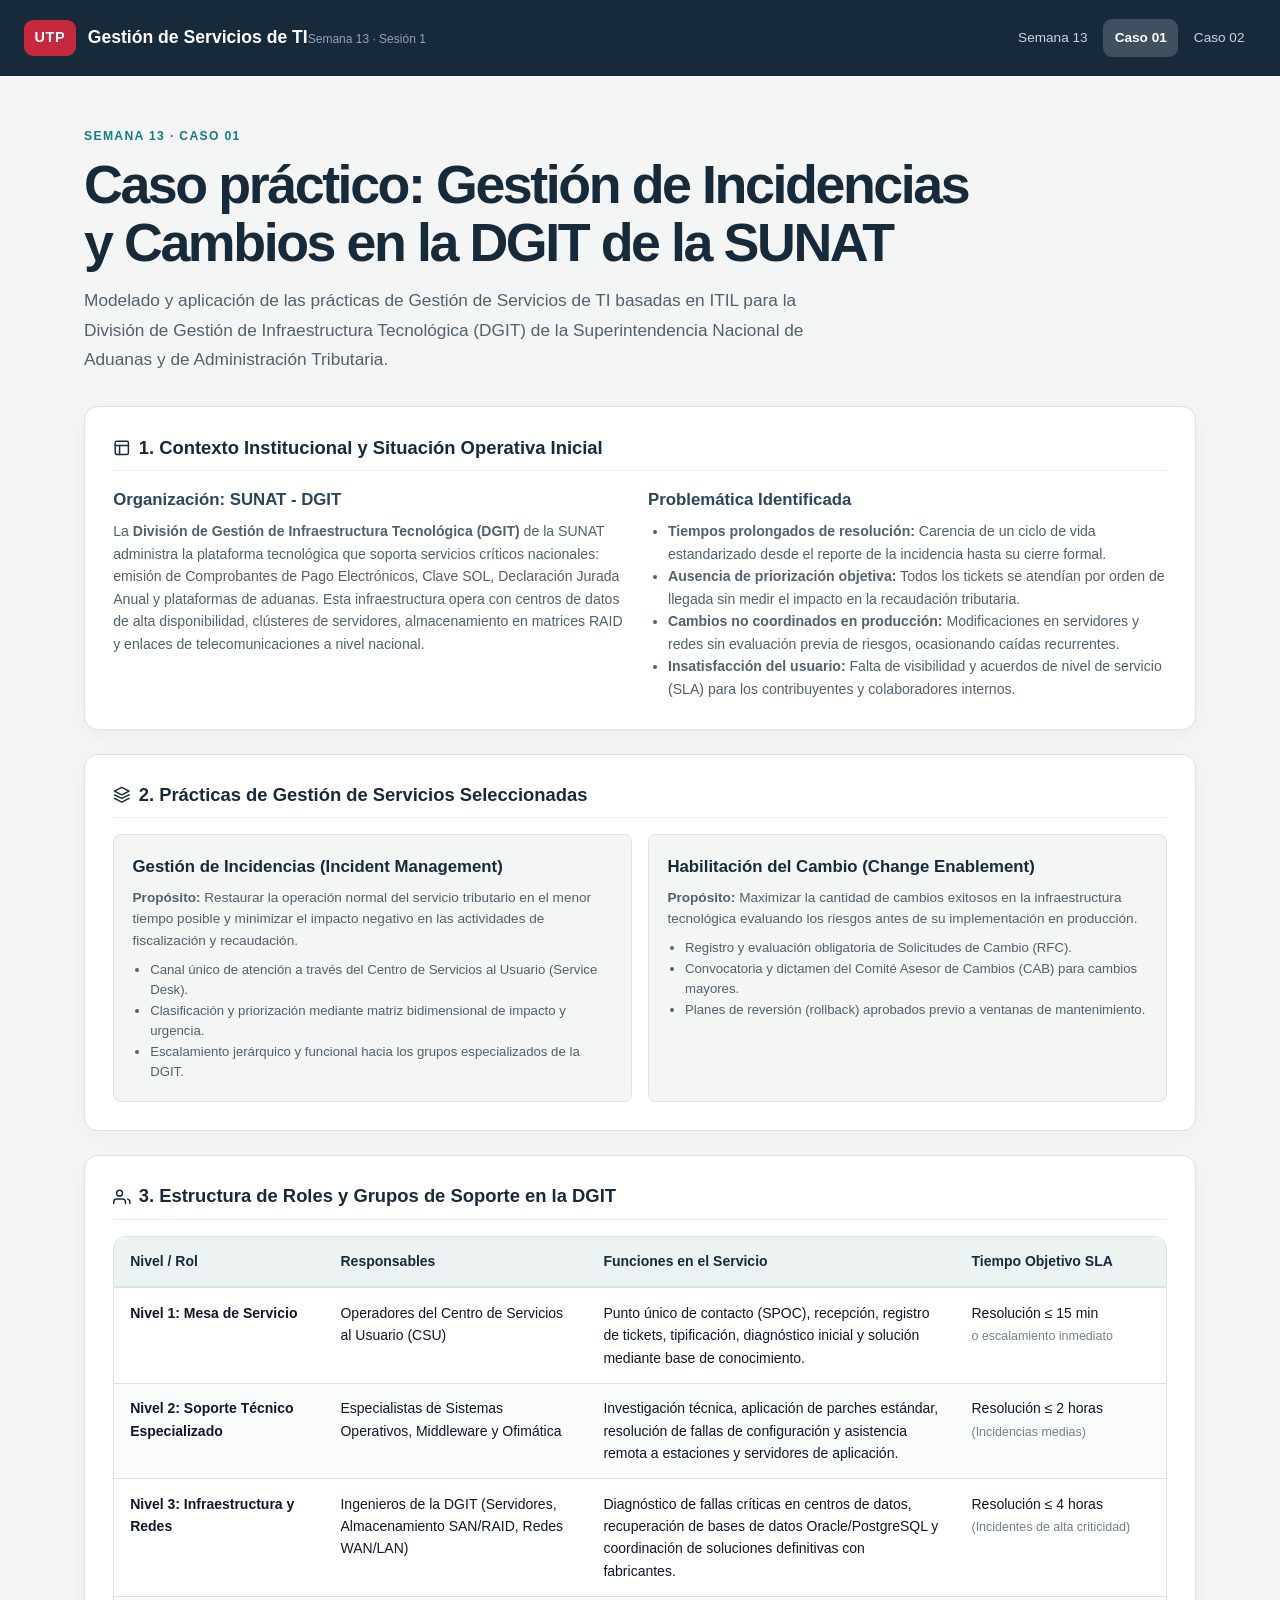
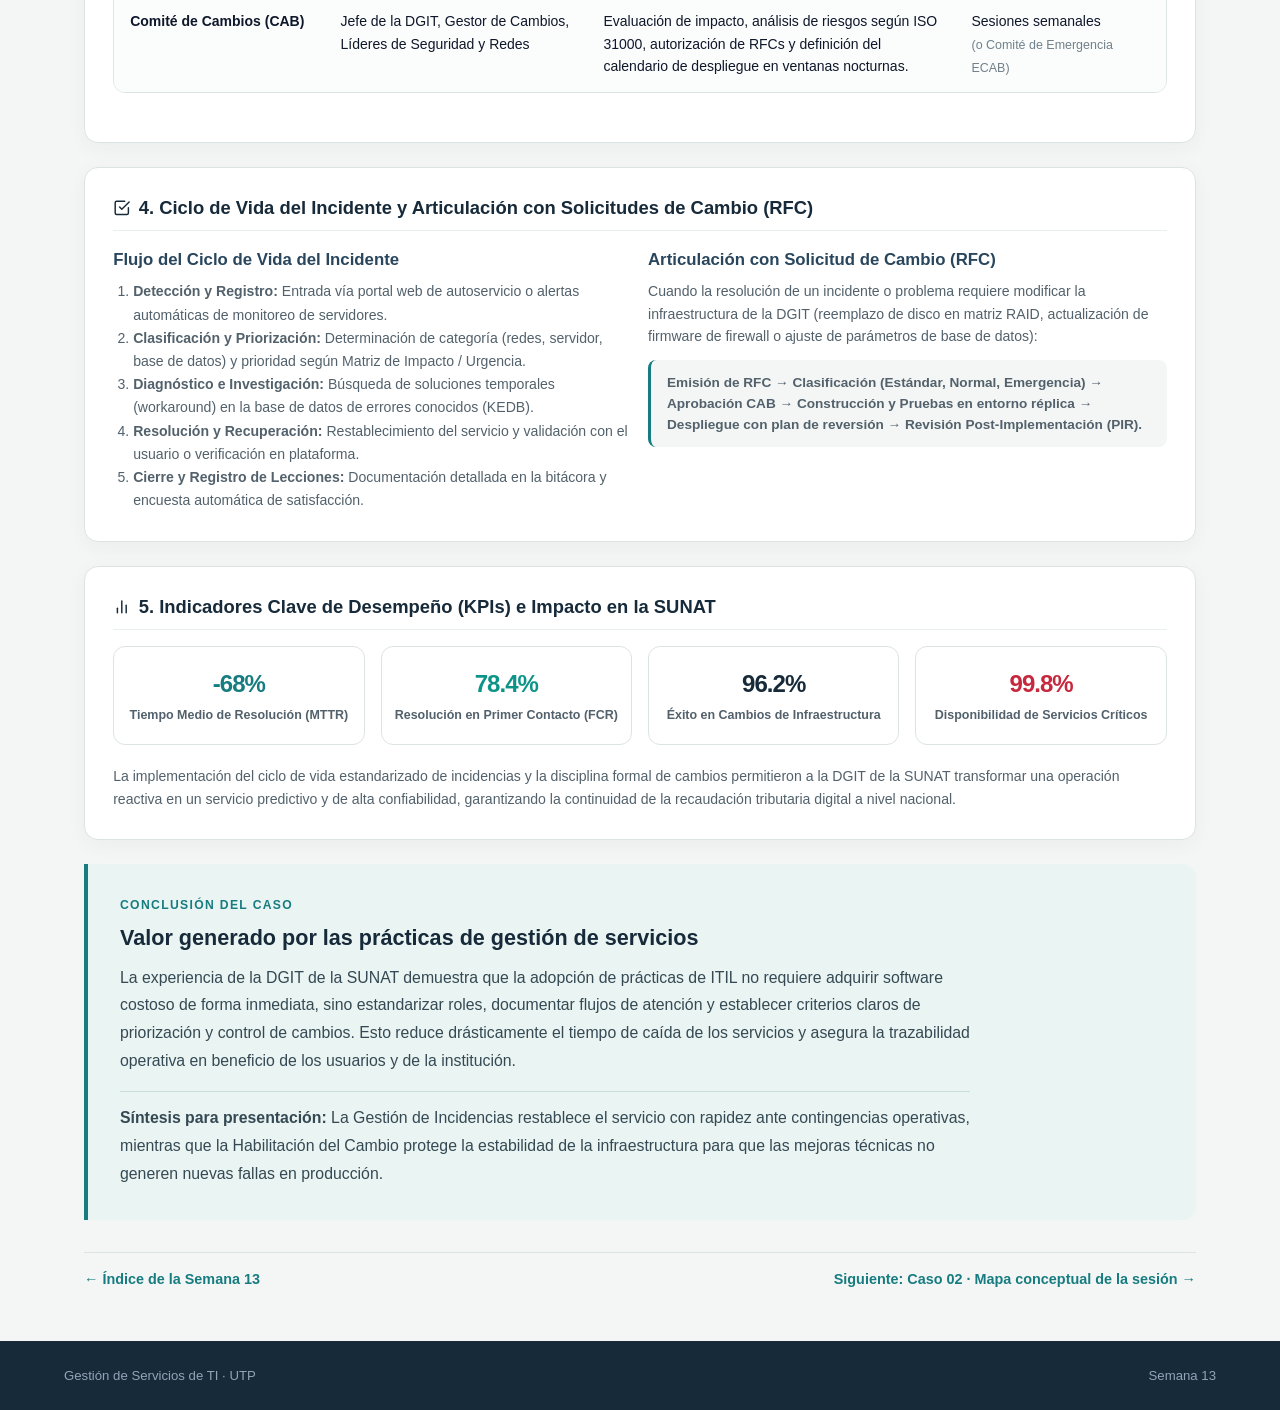
<file: semana13/caso01/index.html>
<!doctype html>
<html lang="es">
<head>
  <meta charset="utf-8">
  <meta name="viewport" content="width=device-width, initial-scale=1">
  <meta name="theme-color" content="#172a3a">
  <title>Caso 01 · Gestión de Incidencias y Cambios en SUNAT DGIT | Gestión de Servicios de TI</title>
  <link rel="stylesheet" href="../../assets/css/main.css">
</head>
<body class="week13-page week13-case week13-case-01 presentation-page">
  <a class="skip-link" href="#contenido">Saltar al contenido</a>
  <header class="header-top">
    <div class="header-container">
      <a class="brand-section" href="../../index.html"><span class="brand-logo-text">UTP</span><span class="brand-stack"><span class="brand-title">Gestión de Servicios de TI</span><span class="brand-subtitle">Semana 13 · Sesión 1</span></span></a>
      <nav class="header-nav" aria-label="Navegación de la Semana 13">
        <a class="nav-link" href="../index.html">Semana 13</a>
        <a class="nav-link active" aria-current="page" href="index.html">Caso 01</a>
        <a class="nav-link" href="../caso02/index.html">Caso 02</a>
      </nav>
    </div>
  </header>

  <main id="contenido" class="main-wrapper presentation-main">
    <p class="presentation-kicker">SEMANA 13 · CASO 01</p>
    <h1 class="presentation-title">Caso práctico: Gestión de Incidencias y Cambios en la DGIT de la SUNAT</h1>
    <p class="presentation-lead">Modelado y aplicación de las prácticas de Gestión de Servicios de TI basadas en ITIL para la División de Gestión de Infraestructura Tecnológica (DGIT) de la Superintendencia Nacional de Aduanas y de Administración Tributaria.</p>

    <!-- Contexto y Diagnóstico -->
    <section class="card" aria-labelledby="context-title">
      <div class="card-header">
        <h2 id="context-title" class="card-title">
          <svg class="icon" viewBox="0 0 24 24"><rect x="3" y="3" width="18" height="18" rx="2" ry="2"></rect><line x1="3" y1="9" x2="21" y2="9"></line><line x1="9" y1="21" x2="9" y2="9"></line></svg>
          1. Contexto Institucional y Situación Operativa Inicial
        </h2>
      </div>
      <div class="grid-2">
        <div>
          <h3 class="sub-heading" style="margin-top:0;">Organización: SUNAT - DGIT</h3>
          <p style="font-size: 0.88rem; color: var(--text-muted); line-height: 1.6;">
            La <strong>División de Gestión de Infraestructura Tecnológica (DGIT)</strong> de la SUNAT administra la plataforma tecnológica que soporta servicios críticos nacionales: emisión de Comprobantes de Pago Electrónicos, Clave SOL, Declaración Jurada Anual y plataformas de aduanas. Esta infraestructura opera con centros de datos de alta disponibilidad, clústeres de servidores, almacenamiento en matrices RAID y enlaces de telecomunicaciones a nivel nacional.
          </p>
        </div>
        <div>
          <h3 class="sub-heading" style="margin-top:0;">Problemática Identificada</h3>
          <ul style="margin-left: 1.25rem; font-size: 0.88rem; color: var(--text-muted); line-height: 1.6;">
            <li><strong>Tiempos prolongados de resolución:</strong> Carencia de un ciclo de vida estandarizado desde el reporte de la incidencia hasta su cierre formal.</li>
            <li><strong>Ausencia de priorización objetiva:</strong> Todos los tickets se atendían por orden de llegada sin medir el impacto en la recaudación tributaria.</li>
            <li><strong>Cambios no coordinados en producción:</strong> Modificaciones en servidores y redes sin evaluación previa de riesgos, ocasionando caídas recurrentes.</li>
            <li><strong>Insatisfacción del usuario:</strong> Falta de visibilidad y acuerdos de nivel de servicio (SLA) para los contribuyentes y colaboradores internos.</li>
          </ul>
        </div>
      </div>
    </section>

    <!-- Prácticas de Gestión de Servicios Seleccionadas -->
    <section class="card" aria-labelledby="practices-title">
      <div class="card-header">
        <h2 id="practices-title" class="card-title">
          <svg class="icon" viewBox="0 0 24 24"><polygon points="12 2 2 7 12 12 22 7 12 2"></polygon><polyline points="2 17 12 22 22 17"></polyline><polyline points="2 12 12 17 22 12"></polyline></svg>
          2. Prácticas de Gestión de Servicios Seleccionadas
        </h2>
      </div>
      <div class="grid-2">
        <div style="background-color: var(--background); border: 1px solid var(--border); border-radius: var(--radius-sm); padding: 1.15rem;">
          <h3 class="sub-heading" style="margin-top: 0; color: var(--primary);">Gestión de Incidencias (Incident Management)</h3>
          <p style="font-size: 0.85rem; color: var(--text-muted); line-height: 1.6;">
            <strong>Propósito:</strong> Restaurar la operación normal del servicio tributario en el menor tiempo posible y minimizar el impacto negativo en las actividades de fiscalización y recaudación.
          </p>
          <ul style="margin-left: 1.1rem; font-size: 0.825rem; color: var(--text-muted); line-height: 1.55; margin-top: 0.5rem;">
            <li>Canal único de atención a través del Centro de Servicios al Usuario (Service Desk).</li>
            <li>Clasificación y priorización mediante matriz bidimensional de impacto y urgencia.</li>
            <li>Escalamiento jerárquico y funcional hacia los grupos especializados de la DGIT.</li>
          </ul>
        </div>
        <div style="background-color: var(--background); border: 1px solid var(--border); border-radius: var(--radius-sm); padding: 1.15rem;">
          <h3 class="sub-heading" style="margin-top: 0; color: var(--primary);">Habilitación del Cambio (Change Enablement)</h3>
          <p style="font-size: 0.85rem; color: var(--text-muted); line-height: 1.6;">
            <strong>Propósito:</strong> Maximizar la cantidad de cambios exitosos en la infraestructura tecnológica evaluando los riesgos antes de su implementación en producción.
          </p>
          <ul style="margin-left: 1.1rem; font-size: 0.825rem; color: var(--text-muted); line-height: 1.55; margin-top: 0.5rem;">
            <li>Registro y evaluación obligatoria de Solicitudes de Cambio (RFC).</li>
            <li>Convocatoria y dictamen del Comité Asesor de Cambios (CAB) para cambios mayores.</li>
            <li>Planes de reversión (rollback) aprobados previo a ventanas de mantenimiento.</li>
          </ul>
        </div>
      </div>
    </section>

    <!-- Niveles de Soporte y Roles -->
    <section class="card" aria-labelledby="roles-title">
      <div class="card-header">
        <h2 id="roles-title" class="card-title">
          <svg class="icon" viewBox="0 0 24 24"><path d="M17 21v-2a4 4 0 0 0-4-4H5a4 4 0 0 0-4 4v2"></path><circle cx="9" cy="7" r="4"></circle><path d="M23 21v-2a4 4 0 0 0-3-3.87"></path></svg>
          3. Estructura de Roles y Grupos de Soporte en la DGIT
        </h2>
      </div>
      <div class="table-responsive">
        <table class="table-custom">
          <thead>
            <tr>
              <th style="width: 20%;">Nivel / Rol</th>
              <th style="width: 25%;">Responsables</th>
              <th style="width: 35%;">Funciones en el Servicio</th>
              <th style="width: 20%;">Tiempo Objetivo SLA</th>
            </tr>
          </thead>
          <tbody>
            <tr>
              <td><strong>Nivel 1: Mesa de Servicio</strong></td>
              <td>Operadores del Centro de Servicios al Usuario (CSU)</td>
              <td>Punto único de contacto (SPOC), recepción, registro de tickets, tipificación, diagnóstico inicial y solución mediante base de conocimiento.</td>
              <td>Resolución &le; 15 min<br><span style="font-size:0.78rem; color:var(--text-subtle);">o escalamiento inmediato</span></td>
            </tr>
            <tr>
              <td><strong>Nivel 2: Soporte Técnico Especializado</strong></td>
              <td>Especialistas de Sistemas Operativos, Middleware y Ofimática</td>
              <td>Investigación técnica, aplicación de parches estándar, resolución de fallas de configuración y asistencia remota a estaciones y servidores de aplicación.</td>
              <td>Resolución &le; 2 horas<br><span style="font-size:0.78rem; color:var(--text-subtle);">(Incidencias medias)</span></td>
            </tr>
            <tr>
              <td><strong>Nivel 3: Infraestructura y Redes</strong></td>
              <td>Ingenieros de la DGIT (Servidores, Almacenamiento SAN/RAID, Redes WAN/LAN)</td>
              <td>Diagnóstico de fallas críticas en centros de datos, recuperación de bases de datos Oracle/PostgreSQL y coordinación de soluciones definitivas con fabricantes.</td>
              <td>Resolución &le; 4 horas<br><span style="font-size:0.78rem; color:var(--text-subtle);">(Incidentes de alta criticidad)</span></td>
            </tr>
            <tr>
              <td><strong>Comité de Cambios (CAB)</strong></td>
              <td>Jefe de la DGIT, Gestor de Cambios, Líderes de Seguridad y Redes</td>
              <td>Evaluación de impacto, análisis de riesgos según ISO 31000, autorización de RFCs y definición del calendario de despliegue en ventanas nocturnas.</td>
              <td>Sesiones semanales<br><span style="font-size:0.78rem; color:var(--text-subtle);">(o Comité de Emergencia ECAB)</span></td>
            </tr>
          </tbody>
        </table>
      </div>
    </section>

    <!-- Ciclo de Vida del Proceso de Incidencias y Cambios -->
    <section class="card" aria-labelledby="lifecycle-title">
      <div class="card-header">
        <h2 id="lifecycle-title" class="card-title">
          <svg class="icon" viewBox="0 0 24 24"><polyline points="9 11 12 14 22 4"></polyline><path d="M21 12v7a2 2 0 0 1-2 2H5a2 2 0 0 1-2-2V5a2 2 0 0 1 2-2h11"></path></svg>
          4. Ciclo de Vida del Incidente y Articulación con Solicitudes de Cambio (RFC)
        </h2>
      </div>
      <div class="grid-2">
        <div>
          <h3 class="sub-heading" style="margin-top: 0;">Flujo del Ciclo de Vida del Incidente</h3>
          <ol style="margin-left: 1.25rem; font-size: 0.88rem; color: var(--text-muted); line-height: 1.65;">
            <li><strong>Detección y Registro:</strong> Entrada vía portal web de autoservicio o alertas automáticas de monitoreo de servidores.</li>
            <li><strong>Clasificación y Priorización:</strong> Determinación de categoría (redes, servidor, base de datos) y prioridad según Matriz de Impacto / Urgencia.</li>
            <li><strong>Diagnóstico e Investigación:</strong> Búsqueda de soluciones temporales (workaround) en la base de datos de errores conocidos (KEDB).</li>
            <li><strong>Resolución y Recuperación:</strong> Restablecimiento del servicio y validación con el usuario o verificación en plataforma.</li>
            <li><strong>Cierre y Registro de Lecciones:</strong> Documentación detallada en la bitácora y encuesta automática de satisfacción.</li>
          </ol>
        </div>
        <div>
          <h3 class="sub-heading" style="margin-top: 0;">Articulación con Solicitud de Cambio (RFC)</h3>
          <p style="font-size: 0.88rem; color: var(--text-muted); line-height: 1.6; margin-bottom: 0.75rem;">
            Cuando la resolución de un incidente o problema requiere modificar la infraestructura de la DGIT (reemplazo de disco en matriz RAID, actualización de firmware de firewall o ajuste de parámetros de base de datos):
          </p>
          <div style="background: var(--background); border-left: 3px solid var(--secondary); padding: 0.75rem 1rem; border-radius: var(--radius-sm); font-size: 0.85rem; color: var(--text-muted); line-height: 1.55;">
            <strong>Emisión de RFC &rarr; Clasificación (Estándar, Normal, Emergencia) &rarr; Aprobación CAB &rarr; Construcción y Pruebas en entorno réplica &rarr; Despliegue con plan de reversión &rarr; Revisión Post-Implementación (PIR).</strong>
          </div>
        </div>
      </div>
    </section>

    <!-- Indicadores y Resultados Obtenidos -->
    <section class="card" aria-labelledby="metrics-title">
      <div class="card-header">
        <h2 id="metrics-title" class="card-title">
          <svg class="icon" viewBox="0 0 24 24"><line x1="18" y1="20" x2="18" y2="10"></line><line x1="12" y1="20" x2="12" y2="4"></line><line x1="6" y1="20" x2="6" y2="14"></line></svg>
          5. Indicadores Clave de Desempeño (KPIs) e Impacto en la SUNAT
        </h2>
      </div>
      <div class="grid-4" style="margin-bottom: 1.25rem;">
        <div class="stat-box">
          <div class="stat-value" style="color: var(--secondary);">-68%</div>
          <div class="stat-label">Tiempo Medio de Resolución (MTTR)</div>
        </div>
        <div class="stat-box">
          <div class="stat-value" style="color: var(--success);">78.4%</div>
          <div class="stat-label">Resolución en Primer Contacto (FCR)</div>
        </div>
        <div class="stat-box">
          <div class="stat-value" style="color: var(--primary);">96.2%</div>
          <div class="stat-label">Éxito en Cambios de Infraestructura</div>
        </div>
        <div class="stat-box">
          <div class="stat-value" style="color: var(--accent);">99.8%</div>
          <div class="stat-label">Disponibilidad de Servicios Críticos</div>
        </div>
      </div>
      <p style="font-size: 0.88rem; color: var(--text-muted); line-height: 1.6;">
        La implementación del ciclo de vida estandarizado de incidencias y la disciplina formal de cambios permitieron a la DGIT de la SUNAT transformar una operación reactiva en un servicio predictivo y de alta confiabilidad, garantizando la continuidad de la recaudación tributaria digital a nivel nacional.
      </p>
    </section>

    <!-- Conclusiones para Exposición -->
    <section class="analysis-panel" aria-labelledby="conclusions-title">
      <p class="presentation-kicker">CONCLUSIÓN DEL CASO</p>
      <h2 id="conclusions-title">Valor generado por las prácticas de gestión de servicios</h2>
      <p>La experiencia de la DGIT de la SUNAT demuestra que la adopción de prácticas de ITIL no requiere adquirir software costoso de forma inmediata, sino estandarizar roles, documentar flujos de atención y establecer criterios claros de priorización y control de cambios. Esto reduce drásticamente el tiempo de caída de los servicios y asegura la trazabilidad operativa en beneficio de los usuarios y de la institución.</p>
      <p class="analysis-conclusion"><strong>Síntesis para presentación:</strong> La Gestión de Incidencias restablece el servicio con rapidez ante contingencias operativas, mientras que la Habilitación del Cambio protege la estabilidad de la infraestructura para que las mejoras técnicas no generen nuevas fallas en producción.</p>
    </section>

    <nav class="presentation-next" aria-label="Navegación de casos">
      <a href="../index.html"><span aria-hidden="true">←</span> Índice de la Semana 13</a>
      <a href="../caso02/index.html">Siguiente: Caso 02 · Mapa conceptual de la sesión <span aria-hidden="true">→</span></a>
    </nav>
  </main>

  <footer class="footer-main"><div class="footer-container"><span>Gestión de Servicios de TI · UTP</span><span>Semana 13</span></div></footer>
</body>
</html>
</file>
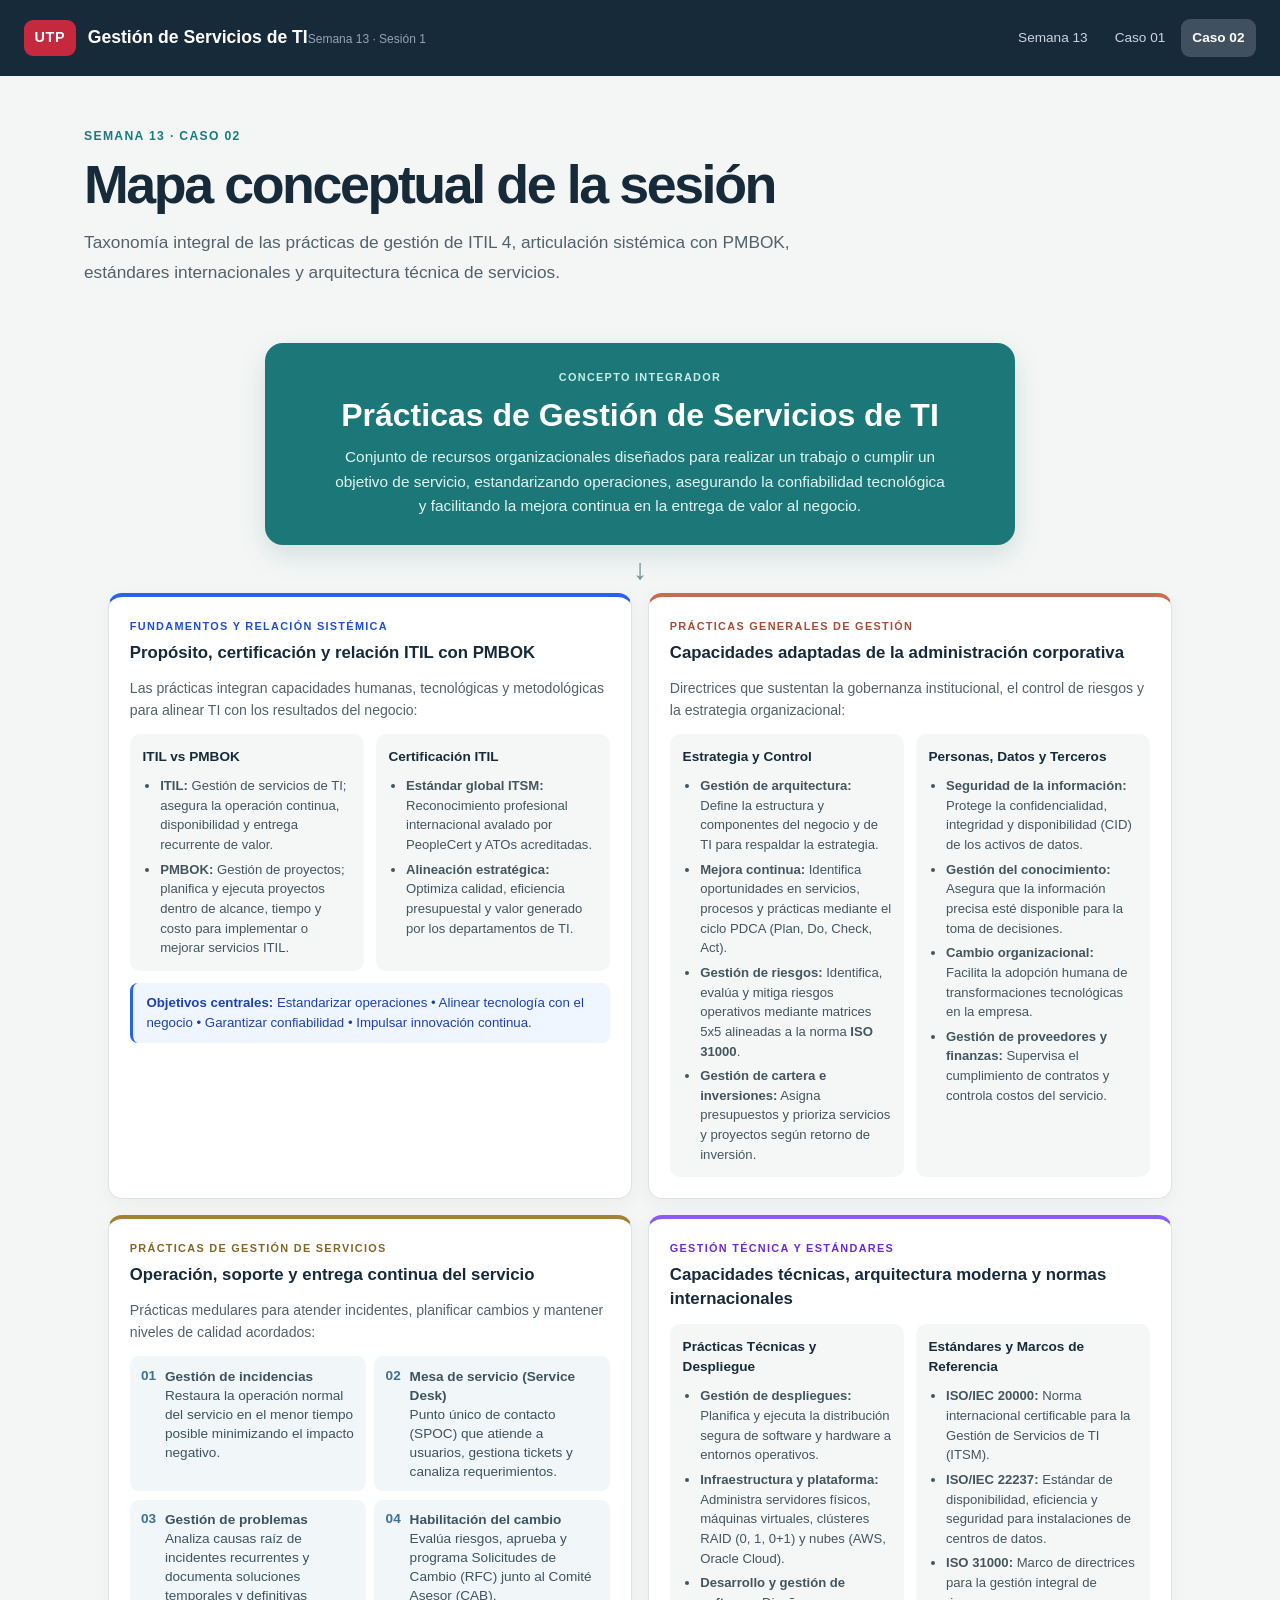
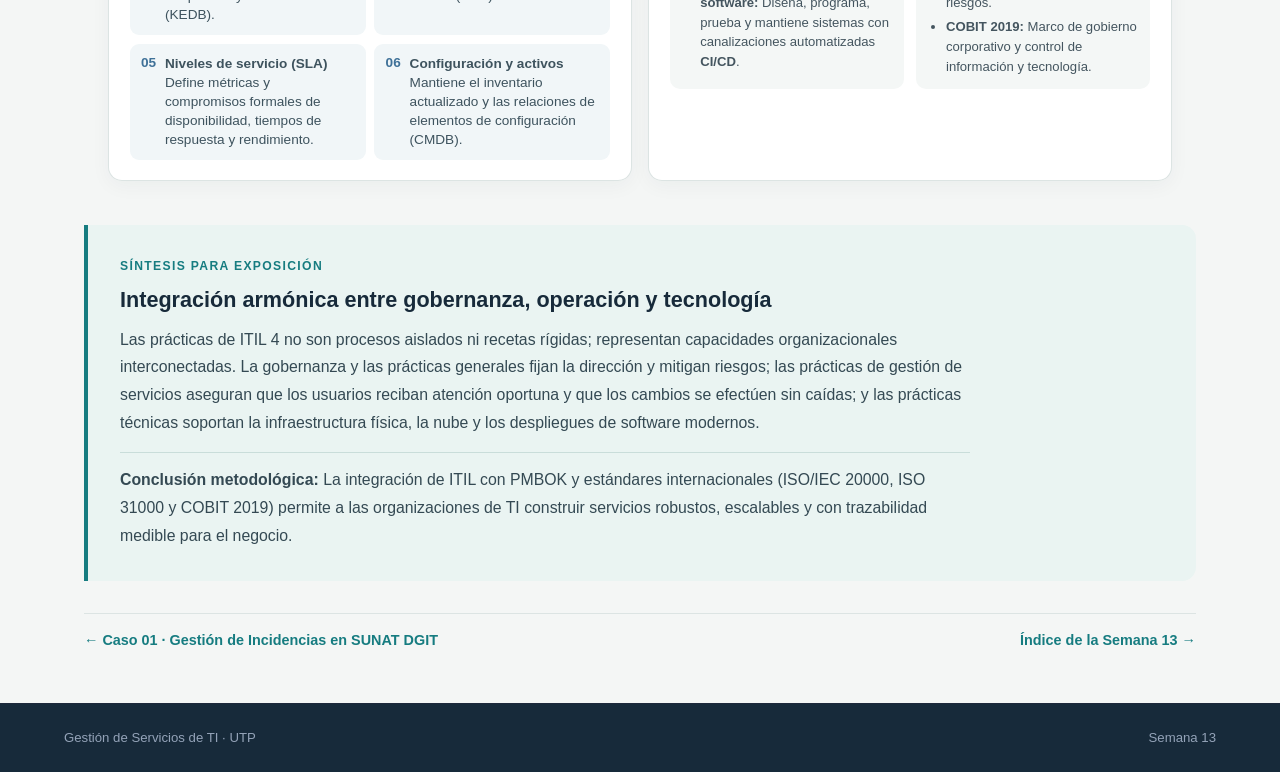
<file: semana13/caso02/index.html>
<!doctype html>
<html lang="es">
<head>
  <meta charset="utf-8">
  <meta name="viewport" content="width=device-width, initial-scale=1">
  <meta name="theme-color" content="#172a3a">
  <title>Caso 02 · Mapa conceptual de la sesión | Gestión de Servicios de TI</title>
  <link rel="stylesheet" href="../../assets/css/main.css">
</head>
<body class="week13-page week13-case week13-case-02 presentation-page">
  <a class="skip-link" href="#contenido">Saltar al contenido</a>
  <header class="header-top">
    <div class="header-container">
      <a class="brand-section" href="../../index.html"><span class="brand-logo-text">UTP</span><span class="brand-stack"><span class="brand-title">Gestión de Servicios de TI</span><span class="brand-subtitle">Semana 13 · Sesión 1</span></span></a>
      <nav class="header-nav" aria-label="Navegación de la Semana 13">
        <a class="nav-link" href="../index.html">Semana 13</a>
        <a class="nav-link" href="../caso01/index.html">Caso 01</a>
        <a class="nav-link active" aria-current="page" href="index.html">Caso 02</a>
      </nav>
    </div>
  </header>

  <main id="contenido" class="main-wrapper presentation-main">
    <p class="presentation-kicker">SEMANA 13 · CASO 02</p>
    <h1 class="presentation-title">Mapa conceptual de la sesión</h1>
    <p class="presentation-lead">Taxonomía integral de las prácticas de gestión de ITIL 4, articulación sistémica con PMBOK, estándares internacionales y arquitectura técnica de servicios.</p>

    <section class="concept-map" aria-label="Mapa conceptual de prácticas de gestión ITIL 4 y esquema de certificación">
      <div class="concept-center">
        <span class="concept-overline">CONCEPTO INTEGRADOR</span>
        <h2>Prácticas de Gestión de Servicios de TI</h2>
        <p>Conjunto de recursos organizacionales diseñados para realizar un trabajo o cumplir un objetivo de servicio, estandarizando operaciones, asegurando la confiabilidad tecnológica y facilitando la mejora continua en la entrega de valor al negocio.</p>
      </div>
      <div class="concept-connector" aria-hidden="true">↓</div>

      <div class="concept-branches">
        <!-- Rama 1: Fundamentos y Relación Sistémica -->
        <article class="concept-branch concept-general">
          <span class="branch-label">FUNDAMENTOS Y RELACIÓN SISTÉMICA</span>
          <h3>Propósito, certificación y relación ITIL con PMBOK</h3>
          <p style="margin: 0 0 .75rem; color: #52616b; font-size: .88rem; line-height: 1.55;">
            Las prácticas integran capacidades humanas, tecnológicas y metodológicas para alinear TI con los resultados del negocio:
          </p>
          <div class="concept-pair">
            <section>
              <h4>ITIL vs PMBOK</h4>
              <ul>
                <li><strong>ITIL:</strong> Gestión de servicios de TI; asegura la operación continua, disponibilidad y entrega recurrente de valor.</li>
                <li><strong>PMBOK:</strong> Gestión de proyectos; planifica y ejecuta proyectos dentro de alcance, tiempo y costo para implementar o mejorar servicios ITIL.</li>
              </ul>
            </section>
            <section>
              <h4>Certificación ITIL</h4>
              <ul>
                <li><strong>Estándar global ITSM:</strong> Reconocimiento profesional internacional avalado por PeopleCert y ATOs acreditadas.</li>
                <li><strong>Alineación estratégica:</strong> Optimiza calidad, eficiencia presupuestal y valor generado por los departamentos de TI.</li>
              </ul>
            </section>
          </div>
          <div style="margin-top: .75rem; padding: .65rem .85rem; border-radius: 8px; background: #eff6ff; border-left: 3px solid #2563eb; font-size: .83rem; color: #1e40af; line-height: 1.5;">
            <strong>Objetivos centrales:</strong> Estandarizar operaciones &bull; Alinear tecnología con el negocio &bull; Garantizar confiabilidad &bull; Impulsar innovación continua.
          </div>
        </article>

        <!-- Rama 2: Prácticas Generales de Gestión -->
        <article class="concept-branch concept-porter">
          <span class="branch-label">PRÁCTICAS GENERALES DE GESTIÓN</span>
          <h3>Capacidades adaptadas de la administración corporativa</h3>
          <p style="margin: 0 0 .75rem; color: #52616b; font-size: .88rem; line-height: 1.55;">
            Directrices que sustentan la gobernanza institucional, el control de riesgos y la estrategia organizacional:
          </p>
          <div class="concept-pair">
            <section>
              <h4>Estrategia y Control</h4>
              <ul>
                <li><strong>Gestión de arquitectura:</strong> Define la estructura y componentes del negocio y de TI para respaldar la estrategia.</li>
                <li><strong>Mejora continua:</strong> Identifica oportunidades en servicios, procesos y prácticas mediante el ciclo PDCA (Plan, Do, Check, Act).</li>
                <li><strong>Gestión de riesgos:</strong> Identifica, evalúa y mitiga riesgos operativos mediante matrices 5x5 alineadas a la norma <strong>ISO 31000</strong>.</li>
                <li><strong>Gestión de cartera e inversiones:</strong> Asigna presupuestos y prioriza servicios y proyectos según retorno de inversión.</li>
              </ul>
            </section>
            <section>
              <h4>Personas, Datos y Terceros</h4>
              <ul>
                <li><strong>Seguridad de la información:</strong> Protege la confidencialidad, integridad y disponibilidad (CID) de los activos de datos.</li>
                <li><strong>Gestión del conocimiento:</strong> Asegura que la información precisa esté disponible para la toma de decisiones.</li>
                <li><strong>Cambio organizacional:</strong> Facilita la adopción humana de transformaciones tecnológicas en la empresa.</li>
                <li><strong>Gestión de proveedores y finanzas:</strong> Supervisa el cumplimiento de contratos y controla costos del servicio.</li>
              </ul>
            </section>
          </div>
        </article>

        <!-- Rama 3: Prácticas de Gestión de Servicios -->
        <article class="concept-branch concept-services">
          <span class="branch-label">PRÁCTICAS DE GESTIÓN DE SERVICIOS</span>
          <h3>Operación, soporte y entrega continua del servicio</h3>
          <p style="margin: 0 0 .75rem; color: #52616b; font-size: .88rem; line-height: 1.55;">
            Prácticas medulares para atender incidentes, planificar cambios y mantener niveles de calidad acordados:
          </p>
          <ol class="concept-list">
            <li><strong>Gestión de incidencias</strong><br>Restaura la operación normal del servicio en el menor tiempo posible minimizando el impacto negativo.</li>
            <li><strong>Mesa de servicio (Service Desk)</strong><br>Punto único de contacto (SPOC) que atiende a usuarios, gestiona tickets y canaliza requerimientos.</li>
            <li><strong>Gestión de problemas</strong><br>Analiza causas raíz de incidentes recurrentes y documenta soluciones temporales y definitivas (KEDB).</li>
            <li><strong>Habilitación del cambio</strong><br>Evalúa riesgos, aprueba y programa Solicitudes de Cambio (RFC) junto al Comité Asesor (CAB).</li>
            <li><strong>Niveles de servicio (SLA)</strong><br>Define métricas y compromisos formales de disponibilidad, tiempos de respuesta y rendimiento.</li>
            <li><strong>Configuración y activos</strong><br>Mantiene el inventario actualizado y las relaciones de elementos de configuración (CMDB).</li>
          </ol>
        </article>

        <!-- Rama 4: Prácticas de Gestión Técnica y Arquitectura -->
        <article class="concept-branch concept-technical">
          <span class="branch-label">GESTIÓN TÉCNICA Y ESTÁNDARES</span>
          <h3>Capacidades técnicas, arquitectura moderna y normas internacionales</h3>
          <div class="concept-pair">
            <section>
              <h4>Prácticas Técnicas y Despliegue</h4>
              <ul>
                <li><strong>Gestión de despliegues:</strong> Planifica y ejecuta la distribución segura de software y hardware a entornos operativos.</li>
                <li><strong>Infraestructura y plataforma:</strong> Administra servidores físicos, máquinas virtuales, clústeres RAID (0, 1, 0+1) y nubes (AWS, Oracle Cloud).</li>
                <li><strong>Desarrollo y gestión de software:</strong> Diseña, programa, prueba y mantiene sistemas con canalizaciones automatizadas <strong>CI/CD</strong>.</li>
              </ul>
            </section>
            <section>
              <h4>Estándares y Marcos de Referencia</h4>
              <ul>
                <li><strong>ISO/IEC 20000:</strong> Norma internacional certificable para la Gestión de Servicios de TI (ITSM).</li>
                <li><strong>ISO/IEC 22237:</strong> Estándar de disponibilidad, eficiencia y seguridad para instalaciones de centros de datos.</li>
                <li><strong>ISO 31000:</strong> Marco de directrices para la gestión integral de riesgos.</li>
                <li><strong>COBIT 2019:</strong> Marco de gobierno corporativo y control de información y tecnología.</li>
              </ul>
            </section>
          </div>
        </article>
      </div>
    </section>

    <!-- Síntesis para Exposición -->
    <section class="analysis-panel" aria-labelledby="analysis-title">
      <p class="presentation-kicker">SÍNTESIS PARA EXPOSICIÓN</p>
      <h2 id="analysis-title">Integración armónica entre gobernanza, operación y tecnología</h2>
      <p>Las prácticas de ITIL 4 no son procesos aislados ni recetas rígidas; representan capacidades organizacionales interconectadas. La gobernanza y las prácticas generales fijan la dirección y mitigan riesgos; las prácticas de gestión de servicios aseguran que los usuarios reciban atención oportuna y que los cambios se efectúen sin caídas; y las prácticas técnicas soportan la infraestructura física, la nube y los despliegues de software modernos.</p>
      <p class="analysis-conclusion"><strong>Conclusión metodológica:</strong> La integración de ITIL con PMBOK y estándares internacionales (ISO/IEC 20000, ISO 31000 y COBIT 2019) permite a las organizaciones de TI construir servicios robustos, escalables y con trazabilidad medible para el negocio.</p>
    </section>

    <nav class="presentation-next" aria-label="Navegación de casos">
      <a href="../caso01/index.html"><span aria-hidden="true">←</span> Caso 01 · Gestión de Incidencias en SUNAT DGIT</a>
      <a href="../index.html">Índice de la Semana 13 <span aria-hidden="true">→</span></a>
    </nav>
  </main>

  <footer class="footer-main"><div class="footer-container"><span>Gestión de Servicios de TI · UTP</span><span>Semana 13</span></div></footer>
</body>
</html>
</file>
<file: assets/css/main.css>
:root {
  --primary: #0f2744;
  --primary-light: #1e3a5f;
  --accent: #c8102e;
  --accent-hover: #a50d24;
  --secondary: #2563eb;
  --secondary-light: #eff6ff;
  --success: #0d9488;
  --success-bg: #f0fdfa;
  --warning: #d97706;
  --warning-bg: #fffbeb;
  --info: #0284c7;
  --info-bg: #f0f9ff;
  --surface: #ffffff;
  --background: #f8fafc;
  --text-main: #0f172a;
  --text-muted: #334155;
  --text-subtle: #64748b;
  --border: #e2e8f0;
  --border-light: #f1f5f9;
  --shadow-sm: 0 1px 2px 0 rgb(0 0 0 / 0.05);
  --shadow: 0 4px 6px -1px rgb(0 0 0 / 0.07), 0 2px 4px -2px rgb(0 0 0 / 0.05);
  --radius-sm: 4px;
  --radius: 8px;
  --radius-lg: 12px;
  --font-family: -apple-system, BlinkMacSystemFont, "Segoe UI", Roboto, "Helvetica Neue", Arial, sans-serif;
  --font-mono: ui-monospace, SFMono-Regular, Menlo, Monaco, Consolas, monospace;
}

*, *::before, *::after {
  box-sizing: border-box;
  margin: 0;
  padding: 0;
}

body {
  font-family: var(--font-family);
  background-color: var(--background);
  color: var(--text-main);
  line-height: 1.5;
  -webkit-font-smoothing: antialiased;
  min-height: 100vh;
  display: flex;
  flex-direction: column;
}

/* Header & Navigation */
.header-top {
  background-color: var(--primary);
  color: #ffffff;
  border-bottom: 3px solid var(--accent);
}

.header-container {
  max-width: 1200px;
  margin: 0 auto;
  padding: 0.85rem 1.5rem;
  display: flex;
  align-items: center;
  justify-content: space-between;
  flex-wrap: wrap;
  gap: 1rem;
}

.brand-section {
  display: flex;
  align-items: center;
  gap: 0.75rem;
  text-decoration: none;
  color: #ffffff;
}

.brand-logo-text {
  background-color: var(--accent);
  color: #ffffff;
  font-weight: 800;
  font-size: 0.9rem;
  padding: 0.25rem 0.6rem;
  border-radius: var(--radius-sm);
  letter-spacing: 0.05em;
}

.brand-title {
  font-size: 1.1rem;
  font-weight: 700;
  line-height: 1.2;
}

.brand-subtitle {
  font-size: 0.75rem;
  color: #94a3b8;
}

.header-nav {
  display: flex;
  align-items: center;
  gap: 0.4rem;
  flex-wrap: wrap;
}

.nav-link {
  color: #cbd5e1;
  text-decoration: none;
  font-size: 0.85rem;
  font-weight: 500;
  padding: 0.45rem 0.75rem;
  border-radius: var(--radius-sm);
  transition: all 0.15s ease-in-out;
  display: inline-flex;
  align-items: center;
  gap: 0.35rem;
}

.nav-link:hover {
  color: #ffffff;
  background-color: rgba(255, 255, 255, 0.1);
}

.nav-link.active {
  color: #ffffff;
  background-color: rgba(255, 255, 255, 0.18);
  font-weight: 600;
}

/* Breadcrumbs */
.breadcrumb-bar {
  background-color: var(--surface);
  border-bottom: 1px solid var(--border);
  padding: 0.65rem 0;
}

.breadcrumb-container {
  max-width: 1200px;
  margin: 0 auto;
  padding: 0 1.5rem;
  display: flex;
  align-items: center;
  justify-content: space-between;
  flex-wrap: wrap;
  gap: 0.5rem;
}

.breadcrumbs {
  display: flex;
  align-items: center;
  gap: 0.5rem;
  font-size: 0.825rem;
  color: var(--text-muted);
}

.breadcrumbs a {
  color: var(--secondary);
  text-decoration: none;
}

.breadcrumbs a:hover {
  text-decoration: underline;
}

.breadcrumb-separator {
  color: var(--text-subtle);
}

.session-indicator {
  font-size: 0.75rem;
  font-weight: 600;
  color: var(--text-subtle);
}

/* Main Content Area */
.main-wrapper {
  max-width: 1200px;
  margin: 0 auto;
  padding: 1.75rem 1.5rem;
  width: 100%;
  flex: 1;
}

.page-header {
  margin-bottom: 1.5rem;
  padding-bottom: 1rem;
  border-bottom: 1px solid var(--border);
}

.page-title {
  font-size: 1.65rem;
  font-weight: 800;
  color: var(--primary);
  line-height: 1.25;
  margin-bottom: 0.35rem;
  display: flex;
  align-items: center;
  gap: 0.6rem;
}

.page-description {
  font-size: 0.95rem;
  color: var(--text-muted);
}

/* Cards */
.card {
  background-color: var(--surface);
  border-radius: var(--radius);
  border: 1px solid var(--border);
  box-shadow: var(--shadow-sm);
  padding: 1.5rem;
  margin-bottom: 1.5rem;
}

.card-header {
  display: flex;
  align-items: center;
  justify-content: space-between;
  margin-bottom: 1rem;
  padding-bottom: 0.6rem;
  border-bottom: 1px solid var(--border-light);
}

.card-title {
  font-size: 1.15rem;
  font-weight: 700;
  color: var(--primary);
  display: flex;
  align-items: center;
  gap: 0.5rem;
}

/* Section Headings */
h2.section-heading {
  font-size: 1.25rem;
  font-weight: 700;
  color: var(--primary);
  margin-top: 1.5rem;
  margin-bottom: 0.85rem;
  display: flex;
  align-items: center;
  gap: 0.5rem;
}

h3.sub-heading {
  font-size: 1.05rem;
  font-weight: 600;
  color: var(--primary-light);
  margin-top: 1rem;
  margin-bottom: 0.5rem;
}

/* Grids */
.grid-2 {
  display: grid;
  grid-template-columns: repeat(2, 1fr);
  gap: 1.25rem;
}

.grid-3 {
  display: grid;
  grid-template-columns: repeat(3, 1fr);
  gap: 1.25rem;
}

.grid-4 {
  display: grid;
  grid-template-columns: repeat(4, 1fr);
  gap: 1rem;
}

@media (max-width: 850px) {
  .grid-2, .grid-3, .grid-4 {
    grid-template-columns: 1fr;
  }
}

/* Tables */
.table-responsive {
  width: 100%;
  overflow-x: auto;
  border: 1px solid var(--border);
  border-radius: var(--radius);
  background-color: var(--surface);
  margin-bottom: 1.25rem;
}

.table-custom {
  width: 100%;
  border-collapse: collapse;
  font-size: 0.875rem;
  text-align: left;
}

.table-custom th {
  background-color: #f1f5f9;
  color: var(--primary);
  font-weight: 700;
  padding: 0.85rem 1rem;
  border-bottom: 2px solid var(--border);
  white-space: nowrap;
}

.table-custom td {
  padding: 0.85rem 1rem;
  border-bottom: 1px solid var(--border);
  vertical-align: top;
}

.table-custom tr:last-child td {
  border-bottom: none;
}

.table-custom tr:hover td {
  background-color: #f8fafc;
}

/* Code Blocks */
pre.code-block {
  background-color: #0f172a;
  color: #f8fafc;
  padding: 1rem;
  border-radius: var(--radius);
  font-family: var(--font-mono);
  font-size: 0.825rem;
  overflow-x: auto;
  line-height: 1.5;
  margin: 0.75rem 0;
}

code.inline-code {
  font-family: var(--font-mono);
  font-size: 0.825em;
  background-color: #f1f5f9;
  color: #be123c;
  padding: 0.15rem 0.35rem;
  border-radius: var(--radius-sm);
  border: 1px solid #e2e8f0;
}

/* Buttons */
.btn {
  display: inline-flex;
  align-items: center;
  gap: 0.4rem;
  font-size: 0.85rem;
  font-weight: 600;
  padding: 0.55rem 1rem;
  border-radius: var(--radius-sm);
  border: 1px solid transparent;
  cursor: pointer;
  text-decoration: none;
  transition: all 0.15s ease-in-out;
}

.btn-primary {
  background-color: var(--primary);
  color: #ffffff;
}

.btn-primary:hover {
  background-color: var(--primary-light);
}

.btn-accent {
  background-color: var(--accent);
  color: #ffffff;
}

.btn-accent:hover {
  background-color: var(--accent-hover);
}

.btn-outline {
  background-color: transparent;
  border-color: var(--border);
  color: var(--text-main);
}

.btn-outline:hover {
  background-color: #f1f5f9;
}

.btn-success {
  background-color: var(--success);
  color: #ffffff;
}

.btn-success:hover {
  background-color: #0f766e;
}

.btn-sm {
  padding: 0.35rem 0.65rem;
  font-size: 0.78rem;
}

/* Forms */
.form-group {
  margin-bottom: 1rem;
}

.form-label {
  display: block;
  font-size: 0.825rem;
  font-weight: 600;
  color: var(--primary);
  margin-bottom: 0.35rem;
}

.form-control {
  width: 100%;
  padding: 0.55rem 0.75rem;
  font-size: 0.85rem;
  border: 1px solid var(--border);
  border-radius: var(--radius-sm);
  font-family: inherit;
  background-color: #ffffff;
}

.form-control:focus {
  outline: none;
  border-color: var(--secondary);
  box-shadow: 0 0 0 3px rgba(37, 99, 235, 0.15);
}

/* Interactive Tabs */
.tab-nav {
  display: flex;
  gap: 0.25rem;
  border-bottom: 1px solid var(--border);
  margin-bottom: 1.25rem;
  overflow-x: auto;
}

.tab-btn {
  background: none;
  border: none;
  padding: 0.65rem 1rem;
  font-size: 0.85rem;
  font-weight: 600;
  color: var(--text-subtle);
  cursor: pointer;
  border-bottom: 2px solid transparent;
  display: inline-flex;
  align-items: center;
  gap: 0.4rem;
  white-space: nowrap;
}

.tab-btn:hover {
  color: var(--primary);
}

.tab-btn.active {
  color: var(--secondary);
  border-bottom-color: var(--secondary);
}

.tab-content {
  display: none;
}

.tab-content.active {
  display: block;
}

/* Case Navigation Footer */
.case-nav-footer {
  display: grid;
  grid-template-columns: repeat(3, 1fr);
  gap: 1rem;
  margin-top: 2.5rem;
  padding-top: 1.5rem;
  border-top: 1px solid var(--border);
}

@media (max-width: 768px) {
  .case-nav-footer {
    grid-template-columns: 1fr;
  }
}

.case-nav-card {
  display: block;
  background-color: var(--surface);
  border: 1px solid var(--border);
  border-radius: var(--radius);
  padding: 1rem;
  text-decoration: none;
  color: var(--text-main);
  transition: all 0.2s ease-in-out;
}

.case-nav-card:hover {
  border-color: var(--secondary);
  box-shadow: var(--shadow);
  transform: translateY(-2px);
}

.case-nav-label {
  font-size: 0.72rem;
  font-weight: 700;
  text-transform: uppercase;
  color: var(--secondary);
  letter-spacing: 0.05em;
  margin-bottom: 0.2rem;
}

.case-nav-title {
  font-size: 0.9rem;
  font-weight: 700;
  color: var(--primary);
}

/* Footer */
.footer-main {
  background-color: var(--primary);
  color: #94a3b8;
  border-top: 1px solid #1e293b;
  padding: 1.5rem 0;
  margin-top: auto;
  font-size: 0.825rem;
}

.footer-container {
  max-width: 1200px;
  margin: 0 auto;
  padding: 0 1.5rem;
  display: flex;
  align-items: center;
  justify-content: space-between;
  flex-wrap: wrap;
  gap: 1rem;
}

/* SVG Icon styles */
.icon {
  display: inline-block;
  width: 1.1rem;
  height: 1.1rem;
  stroke-width: 2;
  stroke: currentColor;
  fill: none;
  stroke-linecap: round;
  stroke-linejoin: round;
  vertical-align: middle;
  flex-shrink: 0;
}

.icon-lg {
  width: 1.5rem;
  height: 1.5rem;
}

/* Stat Box */
.stat-box {
  background-color: var(--background);
  border: 1px solid var(--border);
  border-radius: var(--radius);
  padding: 1rem;
  text-align: center;
}

.stat-value {
  font-size: 1.5rem;
  font-weight: 800;
  color: var(--primary);
}

.stat-label {
  font-size: 0.78rem;
  color: var(--text-muted);
  font-weight: 600;
  margin-top: 0.25rem;
}

/* Concept Map Card */
.map-node {
  background-color: var(--surface);
  border: 1px solid var(--border);
  border-radius: var(--radius);
  padding: 1.25rem;
  margin-bottom: 1rem;
}

.map-node-header {
  font-size: 1.05rem;
  font-weight: 700;
  color: var(--primary);
  margin-bottom: 0.5rem;
  display: flex;
  align-items: center;
  gap: 0.4rem;
}

.map-node-items {
  list-style: none;
  display: grid;
  grid-template-columns: repeat(auto-fit, minmax(240px, 1fr));
  gap: 0.75rem;
  margin-top: 0.5rem;
}

.map-node-item {
  background-color: var(--background);
  border: 1px solid var(--border-light);
  border-radius: var(--radius-sm);
  padding: 0.75rem;
  font-size: 0.85rem;
}

.map-node-item strong {
  display: block;
  color: var(--primary);
  margin-bottom: 0.2rem;
}

/* Porter Value Chain Diagram Styles */
.porter-container {
  display: flex;
  position: relative;
  background-color: #ffffff;
  border: 1px solid var(--border);
  border-radius: var(--radius);
  padding: 1.25rem;
  overflow-x: auto;
  gap: 1rem;
}

.porter-grid-main {
  flex: 1;
  display: flex;
  flex-direction: column;
  gap: 0.75rem;
  min-width: 720px;
}

.porter-support-list {
  display: flex;
  flex-direction: column;
  gap: 0.5rem;
}

.porter-support-row {
  display: flex;
  border-radius: var(--radius-sm);
  border: 1px solid var(--border);
  overflow: hidden;
  cursor: pointer;
  transition: all 0.15s ease;
}

.porter-support-row:hover {
  transform: translateY(-1px);
  box-shadow: var(--shadow-sm);
}

.porter-row-label {
  width: 22%;
  padding: 0.65rem 0.85rem;
  font-weight: 700;
  font-size: 0.85rem;
  color: var(--primary);
  display: flex;
  align-items: center;
  border-right: 1px solid rgba(0, 0, 0, 0.08);
}

.porter-row-content {
  flex: 1;
  padding: 0.65rem 0.85rem;
  font-size: 0.825rem;
  color: var(--text-muted);
  display: flex;
  flex-wrap: wrap;
  align-items: center;
  gap: 0.5rem;
}

.porter-primary-grid {
  display: grid;
  grid-template-columns: repeat(5, 1fr);
  gap: 0.5rem;
}

.porter-primary-col {
  border-radius: var(--radius-sm);
  border: 1px solid var(--border);
  display: flex;
  flex-direction: column;
  overflow: hidden;
  cursor: pointer;
  transition: all 0.15s ease;
}

.porter-primary-col:hover {
  transform: translateY(-2px);
  box-shadow: var(--shadow);
}

.porter-col-header {
  padding: 0.65rem 0.75rem;
  font-weight: 700;
  font-size: 0.85rem;
  color: var(--primary);
  text-align: center;
  border-bottom: 1px solid rgba(0, 0, 0, 0.08);
}

.porter-col-body {
  padding: 0.75rem;
  font-size: 0.8rem;
  color: var(--text-muted);
  display: flex;
  flex-direction: column;
  gap: 0.45rem;
  flex: 1;
}

.porter-tag {
  background-color: rgba(255, 255, 255, 0.75);
  border: 1px solid rgba(0, 0, 0, 0.08);
  border-radius: var(--radius-sm);
  padding: 0.25rem 0.5rem;
  font-size: 0.75rem;
  color: var(--primary);
  font-weight: 500;
}

.porter-margin-col {
  width: 90px;
  background: linear-gradient(135deg, #f59e0b 0%, #d97706 100%);
  color: #ffffff;
  border-radius: var(--radius-sm);
  display: flex;
  align-items: center;
  justify-content: center;
  text-align: center;
  font-weight: 800;
  font-size: 1.1rem;
  letter-spacing: 0.05em;
  writing-mode: vertical-rl;
  text-orientation: mixed;
  transform: rotate(180deg);
  box-shadow: var(--shadow-sm);
  cursor: pointer;
  transition: all 0.2s ease;
}

.porter-margin-col:hover {
  filter: brightness(1.05);
}

/* Detail Inspection Modal/Box */
.porter-detail-box {
  background-color: var(--surface);
  border: 1px solid var(--border);
  border-left: 4px solid var(--secondary);
  border-radius: var(--radius);
  padding: 1.25rem;
  margin-top: 1rem;
}

.porter-detail-title {
  font-size: 1.05rem;
  font-weight: 700;
  color: var(--primary);
  margin-bottom: 0.5rem;
  display: flex;
  align-items: center;
  gap: 0.4rem;
}

/* Presentation Key Highlights */
.expo-grid {
  display: grid;
  grid-template-columns: repeat(auto-fit, minmax(280px, 1fr));
  gap: 1.25rem;
  margin-top: 1rem;
}

.expo-card {
  background-color: var(--surface);
  border: 1px solid var(--border);
  border-radius: var(--radius);
  padding: 1.25rem;
  display: flex;
  flex-direction: column;
  transition: all 0.15s ease;
}

.expo-card:hover {
  border-color: var(--secondary);
  box-shadow: var(--shadow);
}

.expo-card-header {
  font-size: 0.95rem;
  font-weight: 700;
  color: var(--primary);
  margin-bottom: 0.5rem;
  display: flex;
  align-items: center;
  gap: 0.4rem;
}

.expo-card-body {
  font-size: 0.85rem;
  color: var(--text-muted);
  line-height: 1.55;
}

/* Semana 12 y Semana 13: visual system and responsive refinements */
.week12-page,
.week13-page {
  --primary: #172a3a;
  --primary-light: #29465d;
  --accent: #c6283d;
  --accent-hover: #a91e31;
  --secondary: #167c80;
  --secondary-light: #e6f4f2;
  --background: #f4f6f5;
  --text-muted: #52616b;
  --text-subtle: #71808a;
  --border: #dce4e3;
  --border-light: #e9efee;
  --radius-sm: 8px;
  --radius: 14px;
  --radius-lg: 20px;
  background: var(--background);
}

.week12-page .header-top,
.week13-page .header-top { border-bottom: 0; background: #172a3a; }
.week12-page .header-container,
.week13-page .header-container { max-width: 1280px; min-height: 76px; padding-block: .75rem; }
.week12-page .brand-logo-text,
.week13-page .brand-logo-text { padding: .45rem .65rem; border-radius: 9px; }
.week12-page .header-nav,
.week13-page .header-nav { gap: .25rem; }
.week12-page .nav-link,
.week13-page .nav-link { padding: .55rem .72rem; border-radius: 9px; }
.week12-page .breadcrumb-bar,
.week13-page .breadcrumb-bar { background: #fff; }
.week12-page .main-wrapper,
.week13-page .main-wrapper { max-width: 1160px; padding: clamp(1.5rem, 4vw, 3.5rem) 1.5rem; }
.week12-page .page-header,
.week13-page .page-header { border: 0; margin-bottom: 2rem; padding: 0; }
.week12-page .page-title,
.week13-page .page-title { font-size: clamp(1.8rem, 3.2vw, 2.7rem); letter-spacing: -.035em; line-height: 1.1; }
.week12-page .page-title .icon,
.week13-page .page-title .icon { color: var(--secondary) !important; width: 1.25em; height: 1.25em; }
.week12-page .page-description,
.week13-page .page-description { max-width: 760px; font-size: 1.02rem; line-height: 1.75; }
.week12-page .section-heading,
.week13-page .section-heading { margin-top: 2.5rem; margin-bottom: 1.1rem; font-size: 1.35rem; letter-spacing: -.02em; }
.week12-page .card,
.week13-page .card,
.week12-page .map-node,
.week13-page .map-node,
.week12-page .expo-card,
.week13-page .expo-card,
.week12-page .case-nav-card,
.week13-page .case-nav-card { border-color: var(--border); border-radius: var(--radius); box-shadow: 0 5px 20px rgb(23 42 58 / .045); }
.week12-page .card,
.week13-page .card { padding: clamp(1.15rem, 2.2vw, 1.8rem); }
.week12-page .card-header,
.week13-page .card-header { gap: 1rem; align-items: flex-start; }
.week12-page .card-title,
.week13-page .card-title { line-height: 1.35; }
.week12-page .grid-2,
.week13-page .grid-2,
.week12-page .grid-3,
.week13-page .grid-3,
.week12-page .grid-4,
.week13-page .grid-4 { gap: 1rem; }
.week12-page .btn,
.week13-page .btn { min-height: 44px; border-radius: 9px; padding-inline: 1rem; }
.week12-page .btn-primary,
.week13-page .btn-primary { background: var(--secondary); }
.week12-page .btn-primary:hover,
.week13-page .btn-primary:hover { background: #11696d; }
.week12-page .btn-accent,
.week13-page .btn-accent { background: var(--accent); }
.week12-page :focus-visible,
.week13-page :focus-visible { outline: 3px solid #edaa42; outline-offset: 3px; }
.week12-page .footer-main,
.week13-page .footer-main { background: #172a3a; }
.week12-page .stat-box,
.week13-page .stat-box { border-radius: 12px; padding: 1.2rem .75rem; background: #fff; }
.week12-page .stat-value,
.week13-page .stat-value { letter-spacing: -.04em; }
.week12-page .table-responsive,
.week13-page .table-responsive { border-radius: 12px; }
.week12-page .table-custom th,
.week13-page .table-custom th { background: #edf3f2; white-space: normal; }
.week12-page .table-custom td,
.week13-page .table-custom td,
.week12-page .table-custom th,
.week13-page .table-custom th { line-height: 1.6; }
.week12-page .table-custom tbody tr:nth-child(even) td,
.week13-page .table-custom tbody tr:nth-child(even) td { background: #fbfcfc; }
.week12-page .table-custom tr:hover td,
.week13-page .table-custom tr:hover td { background: #f0f7f6; }

.week12-home .page-header,
.week13-home .page-header { padding: clamp(2rem, 5vw, 4rem); border-radius: 22px; color: #fff; background: linear-gradient(115deg, #172a3a 0%, #244a56 100%); }
.week12-home .page-title,
.week13-home .page-title,
.week12-home .page-description,
.week13-home .page-description { color: #fff; }
.week12-home .page-description,
.week13-home .page-description { color: #d6e5e4; }
.week12-home .grid-2 > .card,
.week13-home .grid-2 > .card { position: relative; padding-top: 1.7rem; transition: transform .2s ease, box-shadow .2s ease; }
.week12-home .grid-2 > .card:hover,
.week13-home .grid-2 > .card:hover { transform: translateY(-3px); box-shadow: 0 12px 30px rgb(23 42 58 / .1); }
.week12-home .grid-2 > .card::before,
.week13-home .grid-2 > .card::before { position: absolute; inset: 0 auto 0 0; width: 5px; border-radius: 14px 0 0 14px; background: var(--secondary); content: ""; }
.week12-home .grid-2 > .card:first-child::before,
.week13-home .grid-2 > .card:first-child::before { background: #c6283d; }
.week12-home .grid-3 .card,
.week13-home .grid-3 .card { display: flex; flex-direction: column; justify-content: space-between; min-height: 250px; }
.week12-home .grid-3 .card h3,
.week13-home .grid-3 .card h3 { line-height: 1.4; }

.week12-case .case-nav-footer,
.week13-case .case-nav-footer { gap: .8rem; }
.week12-case .case-nav-card,
.week13-case .case-nav-card { min-height: 100px; transition: transform .18s ease, border-color .18s ease, box-shadow .18s ease; }
.week12-case .case-nav-card:hover,
.week13-case .case-nav-card:hover { transform: translateY(-2px); }
.week12-case-01 .porter-container { padding: 1rem; border-radius: 14px; background: #f7faf9; }
.week12-case-01 .porter-support-row,
.week12-case-01 .porter-primary-col,
.week12-case-01 .porter-margin-col { cursor: pointer; transition: transform .18s ease, box-shadow .18s ease, outline-color .18s ease; }
.week12-case-01 .porter-support-row { background: #edf3f2 !important; }
.week12-case-01 .porter-primary-col { background: #e7f2f0 !important; }
.week12-case-01 .porter-support-row[aria-pressed="true"],
.week12-case-01 .porter-primary-col[aria-pressed="true"] { outline: 2px solid var(--secondary); outline-offset: 1px; }
.week12-case-01 .porter-support-row:hover,
.week12-case-01 .porter-primary-col:hover,
.week12-case-01 .porter-margin-col:hover { transform: translateY(-2px); box-shadow: 0 7px 16px rgb(23 42 58 / .12); }
.week12-case-01 .porter-support-row:focus-visible,
.week12-case-01 .porter-primary-col:focus-visible,
.week12-case-01 .porter-margin-col:focus-visible { outline: 3px solid #edaa42; outline-offset: 2px; }
.week12-case-01 .porter-detail-box { border-radius: 12px; background: #f8fbfb; }
.week12-case-03 .filter-bar { display: flex; flex-wrap: wrap; gap: .55rem; margin: 0 0 1.25rem; }
.week12-case-03 .filter-btn { display: inline-flex; align-items: center; gap: .4rem; min-height: 42px; padding: .55rem .85rem; border: 1px solid var(--border); border-radius: 999px; color: var(--text-muted); background: #fff; font: inherit; font-size: .84rem; font-weight: 650; cursor: pointer; transition: color .18s ease, background .18s ease, border-color .18s ease; }
.week12-case-03 .filter-btn:hover { border-color: var(--secondary); color: var(--secondary); }
.week12-case-03 .filter-btn.active { border-color: var(--primary); color: #fff; background: var(--primary); }
.week12-case-03 .map-node { padding: clamp(1.15rem, 2.5vw, 1.8rem); }
.week12-case-03 .map-node-header { font-size: 1.15rem; line-height: 1.4; }
.week12-case-03 .map-node-item { border-radius: 10px; background: #f7faf9; line-height: 1.6; }
.week12-case-03 .map-branch-card { transition: opacity .18s ease, transform .18s ease; }

@media (max-width: 850px) {
  .week12-page .header-container { align-items: flex-start; }
  .week12-page .header-nav { width: 100%; flex-wrap: nowrap; overflow-x: auto; padding: .15rem 0 .3rem; scrollbar-width: thin; }
  .week12-page .nav-link { flex: 0 0 auto; }
  .week12-page .page-header { margin-bottom: 1.5rem; }
  .week12-page .card-header { flex-wrap: wrap; }
  .week12-home .grid-2 > .card { margin-bottom: 0 !important; }
  .week12-case-01 .porter-container { align-items: stretch; }
  .week12-case-01 .porter-primary-grid { grid-template-columns: repeat(2, minmax(150px, 1fr)); }
  .week12-case-01 .porter-margin-col { min-width: 42px; width: 42px; font-size: .8rem; }
}

@media (max-width: 560px) {
  .week12-page .main-wrapper { padding-inline: 1rem; }
  .week12-page .breadcrumb-container { padding-inline: 1rem; }
  .week12-page .page-title { align-items: flex-start; }
  .week12-home .page-header { border-radius: 16px; }
  .week12-case-01 .porter-container { padding: .65rem; }
  .week12-case-01 .porter-grid-main { min-width: 560px; }
  .week12-case-01 .porter-row-label { width: 26%; }
  .week12-case-01 .porter-col-header { font-size: .75rem; padding: .55rem .4rem; }
  .week12-case-01 .porter-col-body { padding: .5rem; }
  .week12-case-01 .porter-tag { font-size: .7rem; }
  .week12-case-03 .filter-bar { flex-wrap: nowrap; overflow-x: auto; padding: .2rem .15rem .6rem; }
  .week12-case-03 .filter-btn { flex: 0 0 auto; }
  .week12-page .footer-container { align-items: flex-start; }
}

@media (prefers-reduced-motion: reduce) {
  .week12-page *, .week12-page *::before, .week12-page *::after { scroll-behavior: auto !important; transition-duration: .01ms !important; }
}

/* Semana 12: casos preparados para leer y presentar */
.presentation-page { --paper: #fff; --ink-soft: #52616b; }
.week12-page .brand-stack { display: grid; gap: .1rem; }
.week12-page .brand-title, .week12-page .brand-subtitle { display: block; }
.skip-link { position: absolute; z-index: 10; top: -5rem; left: 1rem; padding: .7rem 1rem; border-radius: 8px; color: #fff; background: var(--primary); }
.skip-link:focus { top: 1rem; }
.presentation-main { max-width: 1120px; padding-block: clamp(2rem, 5vw, 4rem); }
.presentation-kicker { margin: 0 0 .6rem; color: var(--secondary); font-size: .76rem; font-weight: 800; letter-spacing: .11em; }
.presentation-title { max-width: 900px; margin: 0 0 1.5rem; color: var(--primary); font-size: clamp(2rem, 4.2vw, 3.4rem); font-weight: 800; letter-spacing: -.045em; line-height: 1.08; }
.presentation-lead { max-width: 760px; margin: -.55rem 0 2rem; color: var(--text-muted); font-size: 1.08rem; line-height: 1.7; }
.presentation-section-title { margin: 0 0 .9rem; color: var(--primary); font-size: 1.2rem; font-weight: 750; }
.value-chain { padding: clamp(1rem, 3vw, 2rem); border: 1px solid var(--border); border-radius: 18px; background: #fff; box-shadow: 0 8px 28px rgb(23 42 58 / .05); }
.support-grid { display: grid; grid-template-columns: repeat(4, minmax(0, 1fr)); gap: .75rem; }
.activity-card { position: relative; min-width: 0; padding: 1rem; border: 1px solid #ead8d1; border-radius: 12px; }
.activity-card h3 { margin: 0 0 .65rem; color: #263c4a; font-size: .98rem; line-height: 1.35; }
.activity-card ul { display: grid; gap: .38rem; margin: 0; padding: 0; list-style: none; }
.activity-card li { color: #42545e; font-size: .87rem; line-height: 1.5; }
.support-card { background: #fff3ed; }
.primary-heading { margin-top: 1.45rem; }
.primary-grid { display: grid; grid-template-columns: repeat(5, minmax(0, 1fr)); gap: .65rem; }
.primary-card { min-height: 215px; padding-top: 2.3rem; border-color: #cfe4d8; background: #edf7f1; }
.primary-card h3 { min-height: 2.6em; }
.primary-card li { position: relative; padding-left: .8rem; }
.primary-card li::before { position: absolute; left: 0; color: #33876a; content: "•"; }
.activity-number { position: absolute; top: .72rem; left: 1rem; color: #37856d; font-size: .69rem; font-weight: 800; letter-spacing: .08em; }
.margin-band { display: flex; justify-content: space-between; align-items: center; gap: 1rem; margin-top: .7rem; padding: .85rem 1.1rem; border-radius: 10px; color: #594411; background: #fff2c9; }
.margin-band span { font-size: .88rem; }
.margin-band strong { font-size: 1rem; }
.analysis-panel { margin-top: 1.25rem; padding: clamp(1.2rem, 3vw, 2rem); border-left: 4px solid var(--secondary); border-radius: 0 14px 14px 0; background: #eaf4f2; }
.analysis-panel h2 { margin: 0 0 .7rem; color: var(--primary); font-size: 1.35rem; line-height: 1.35; }
.analysis-panel p:not(.presentation-kicker) { max-width: 850px; margin: .65rem 0 0; color: #344953; font-size: .99rem; line-height: 1.75; }
.analysis-panel .analysis-conclusion { margin-top: 1rem !important; padding-top: .8rem; border-top: 1px solid #c9ddda; }
.presentation-next { display: flex; justify-content: space-between; gap: 1rem; margin-top: 2rem; padding-top: 1rem; border-top: 1px solid var(--border); }
.presentation-next a { color: var(--secondary); font-size: .9rem; font-weight: 700; text-decoration: none; }
.presentation-next a:hover { text-decoration: underline; }

.comparison-table-wrap { overflow-x: auto; border: 1px solid var(--border); border-radius: 14px; background: #fff; box-shadow: 0 8px 28px rgb(23 42 58 / .05); }
.comparison-table { width: 100%; min-width: 760px; border-collapse: collapse; text-align: left; }
.comparison-table th, .comparison-table td { padding: 1rem 1.15rem; border-bottom: 1px solid var(--border); vertical-align: top; line-height: 1.65; }
.comparison-table thead th { color: #fff; background: var(--primary); font-size: .87rem; }
.comparison-table thead th:first-child { width: 18%; }
.comparison-table tbody th { color: var(--primary); background: #f2f6f5; font-size: .9rem; }
.comparison-table td { color: #43545e; font-size: .92rem; }
.comparison-table tbody tr:last-child th, .comparison-table tbody tr:last-child td { border-bottom: 0; }
.comparison-conclusion { margin-top: 1.5rem; }

.concept-map { padding: clamp(.5rem, 2vw, 1.5rem); }
.concept-center { max-width: 750px; margin: 0 auto; padding: 1.5rem 2rem; border: 2px solid #1b7778; border-radius: 18px; color: #fff; text-align: center; background: #1b7778; box-shadow: 0 10px 26px rgb(27 119 120 / .16); }
.concept-overline, .branch-label { display: block; color: #c7eeea; font-size: .68rem; font-weight: 800; letter-spacing: .12em; }
.concept-center h2 { margin: .35rem 0; font-size: clamp(1.5rem, 3vw, 2rem); }
.concept-center p { max-width: 620px; margin: .4rem auto 0; color: #e2f5f2; font-size: .96rem; line-height: 1.6; }
.concept-connector { height: 3rem; color: #6c8e90; font-size: 1.8rem; line-height: 3rem; text-align: center; }
.concept-branches { display: grid; grid-template-columns: repeat(2, minmax(0, 1fr)); gap: 1rem; }
.concept-branch { min-width: 0; padding: 1.3rem; border: 1px solid var(--border); border-top: 4px solid var(--secondary); border-radius: 14px; background: #fff; box-shadow: 0 5px 20px rgb(23 42 58 / .045); }
.concept-branch h3 { margin: .45rem 0 .85rem; color: var(--primary); font-size: 1.05rem; line-height: 1.4; }
.concept-branch .branch-label { color: var(--secondary); }
.concept-branch ul { display: grid; gap: .48rem; margin: 0; padding-left: 1.1rem; color: #44555f; font-size: .88rem; line-height: 1.5; }
.concept-porter { border-top-color: #c96b4c; }
.concept-porter .branch-label { color: #a34d35; }
.concept-itil { border-top-color: #4c86b5; }
.concept-itil .branch-label { color: #3f7198; }
.concept-benefits { border-top-color: #508c68; }
.concept-benefits .branch-label { color: #39754f; }
.concept-examples, .concept-services { border-top-color: #a48135; }
.concept-examples .branch-label, .concept-services .branch-label { color: #826625; }
.concept-technical { border-top-color: #8b5cf6; }
.concept-technical .branch-label { color: #6d28d9; }
.concept-general { border-top-color: #2563eb; }
.concept-general .branch-label { color: #1d4ed8; }
.concept-standards { border-top-color: #0d9488; }
.concept-standards .branch-label { color: #0f766e; }
.concept-pair, .example-pair { display: grid; grid-template-columns: 1fr 1fr; gap: .7rem; }
.concept-pair section { padding: .8rem; border-radius: 10px; background: #f4f7f6; }
.concept-pair h4 { margin: 0 0 .55rem; color: var(--primary); font-size: .85rem; }
.concept-pair ul { gap: .3rem; font-size: .82rem; }
.concept-list { display: grid; grid-template-columns: repeat(2, minmax(0, 1fr)); gap: .55rem; margin: 0; padding: 0; list-style: none; counter-reset: activities; }
.concept-list li { position: relative; padding: .65rem .7rem .65rem 2.2rem; border-radius: 9px; color: #3e535e; background: #f1f6f8; font-size: .85rem; line-height: 1.4; counter-increment: activities; }
.concept-list li::before { position: absolute; top: .6rem; left: .7rem; color: #3f7198; font-weight: 800; content: counter(activities, decimal-leading-zero); }
.example-pair p { margin: 0; padding: .8rem; border-radius: 10px; color: #465760; background: #f7f6f1; font-size: .86rem; line-height: 1.55; }
.example-pair strong { color: var(--primary); }

.week12-hero,
.week13-hero { padding: clamp(2rem, 5vw, 4rem); border-radius: 20px; color: #fff; background: linear-gradient(120deg, #172a3a 0%, #24565a 100%); }
.week12-hero .presentation-kicker,
.week13-hero .presentation-kicker { color: #9bd8d1; }
.week12-hero h1,
.week13-hero h1 { margin: .3rem 0 .75rem; font-size: clamp(2rem, 4.6vw, 3.5rem); letter-spacing: -.04em; line-height: 1.08; }
.week12-hero p:last-child,
.week13-hero p:last-child { margin: 0; color: #dceae9; font-size: 1.02rem; }
.week12-cases,
.week13-cases { margin-top: 2.5rem; }
.week12-case-grid,
.week13-case-grid { display: grid; grid-template-columns: repeat(auto-fit, minmax(280px, 1fr)); gap: 1rem; }
.week12-case-link,
.week13-case-link { display: flex; min-height: 190px; flex-direction: column; align-items: flex-start; padding: 1.35rem; border: 1px solid var(--border); border-radius: 14px; color: inherit; background: #fff; box-shadow: 0 5px 20px rgb(23 42 58 / .045); text-decoration: none; transition: transform .18s ease, box-shadow .18s ease, border-color .18s ease; }
.week12-case-link:hover,
.week13-case-link:hover { transform: translateY(-3px); border-color: #9cbfbb; box-shadow: 0 12px 28px rgb(23 42 58 / .1); }
.week12-case-number,
.week13-case-number { color: var(--secondary); font-size: .75rem; font-weight: 850; letter-spacing: .1em; }
.week12-case-name,
.week13-case-name { margin-top: .65rem; color: var(--primary); font-size: 1.13rem; font-weight: 750; line-height: 1.4; }
.week12-case-action,
.week13-case-action { display: flex; justify-content: space-between; width: 100%; gap: .5rem; margin-top: auto; padding-top: 1.1rem; color: var(--secondary); font-size: .86rem; font-weight: 700; }

@media (max-width: 850px) {
  .support-grid { grid-template-columns: repeat(2, minmax(0, 1fr)); }
  .primary-grid { grid-template-columns: repeat(3, minmax(0, 1fr)); }
  .primary-card { min-height: 190px; }
  .week12-case-grid,
  .week13-case-grid { grid-template-columns: 1fr; }
  .week12-case-link,
  .week13-case-link { min-height: 150px; }
}
@media (max-width: 600px) {
  .presentation-main { padding-inline: 1rem; }
  .support-grid, .primary-grid, .concept-branches { grid-template-columns: 1fr; }
  .activity-card { padding: .9rem; }
  .primary-card { min-height: auto; padding-top: 2rem; }
  .primary-card h3 { min-height: 0; }
  .concept-pair, .example-pair { grid-template-columns: 1fr; }
  .concept-list { grid-template-columns: 1fr; }
  .presentation-next { flex-wrap: wrap; }
  .presentation-next a:last-child { margin-left: auto; text-align: right; }
  .comparison-table-wrap { overflow: visible; border: 0; background: transparent; box-shadow: none; }
  .comparison-table { display: block; min-width: 0; }
  .comparison-table thead { display: none; }
  .comparison-table tbody { display: grid; gap: .75rem; }
  .comparison-table tbody tr { display: grid; overflow: hidden; border: 1px solid var(--border); border-radius: 12px; background: #fff; box-shadow: 0 4px 14px rgb(23 42 58 / .04); }
  .comparison-table tbody th { padding: .8rem 1rem; border: 0; }
  .comparison-table tbody td { display: grid; grid-template-columns: 6.1rem minmax(0, 1fr); gap: .55rem; padding: .8rem 1rem; font-size: .86rem; }
  .comparison-table tbody td::before { color: var(--secondary); font-size: .78rem; font-weight: 800; }
  .comparison-table tbody td:nth-child(2)::before { content: "Beneficio"; }
  .comparison-table tbody td:nth-child(3)::before { content: "Desventaja"; }
}
@media print {
  .presentation-page { background: #fff; }
  .presentation-page .header-top, .presentation-page .footer-main, .presentation-page .skip-link, .presentation-next { display: none !important; }
  .presentation-main { max-width: none; padding: 0; }
  .value-chain, .activity-card, .analysis-panel, .comparison-table-wrap, .concept-branch { box-shadow: none; break-inside: avoid; }
  .week12-hero { padding: 1rem; color: #172a3a; background: #fff; border: 1px solid #b7c8c6; }
  .week12-hero .presentation-kicker, .week12-hero p:last-child { color: #344953; }
}
</file>
